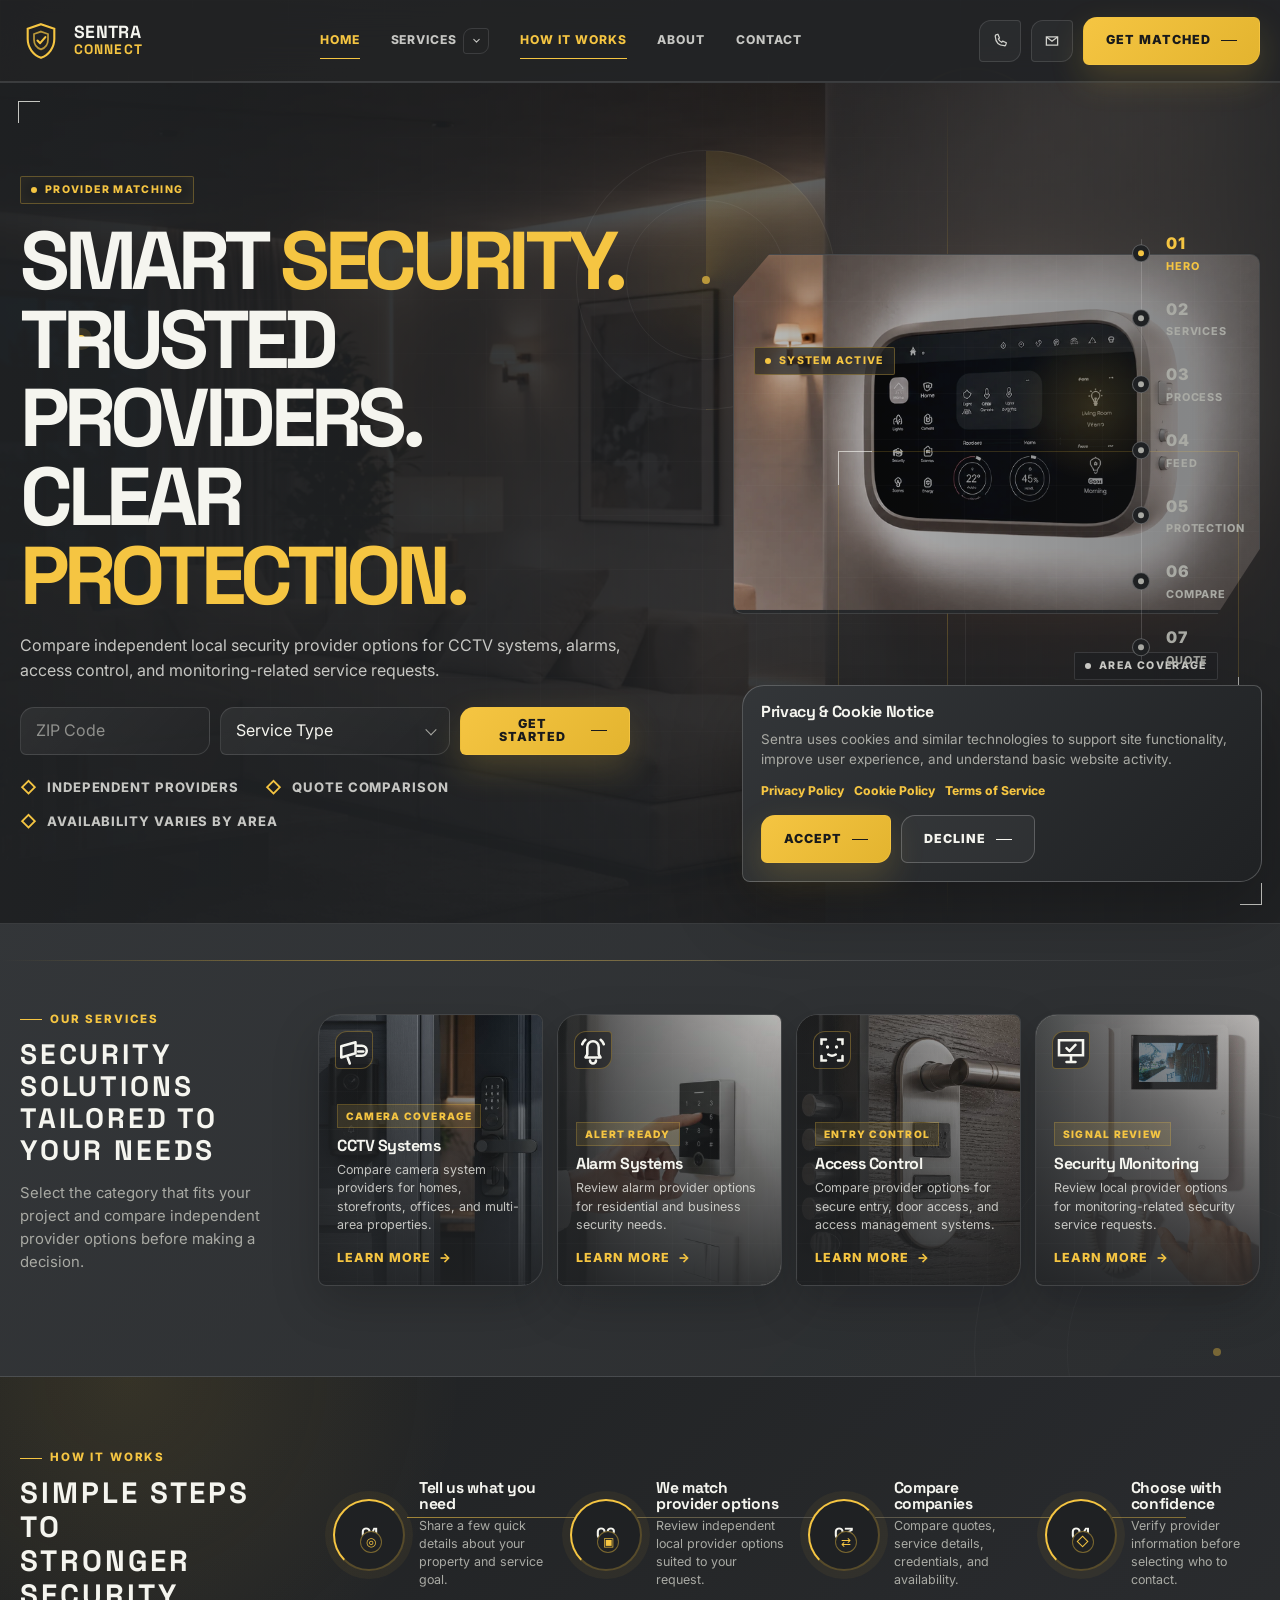
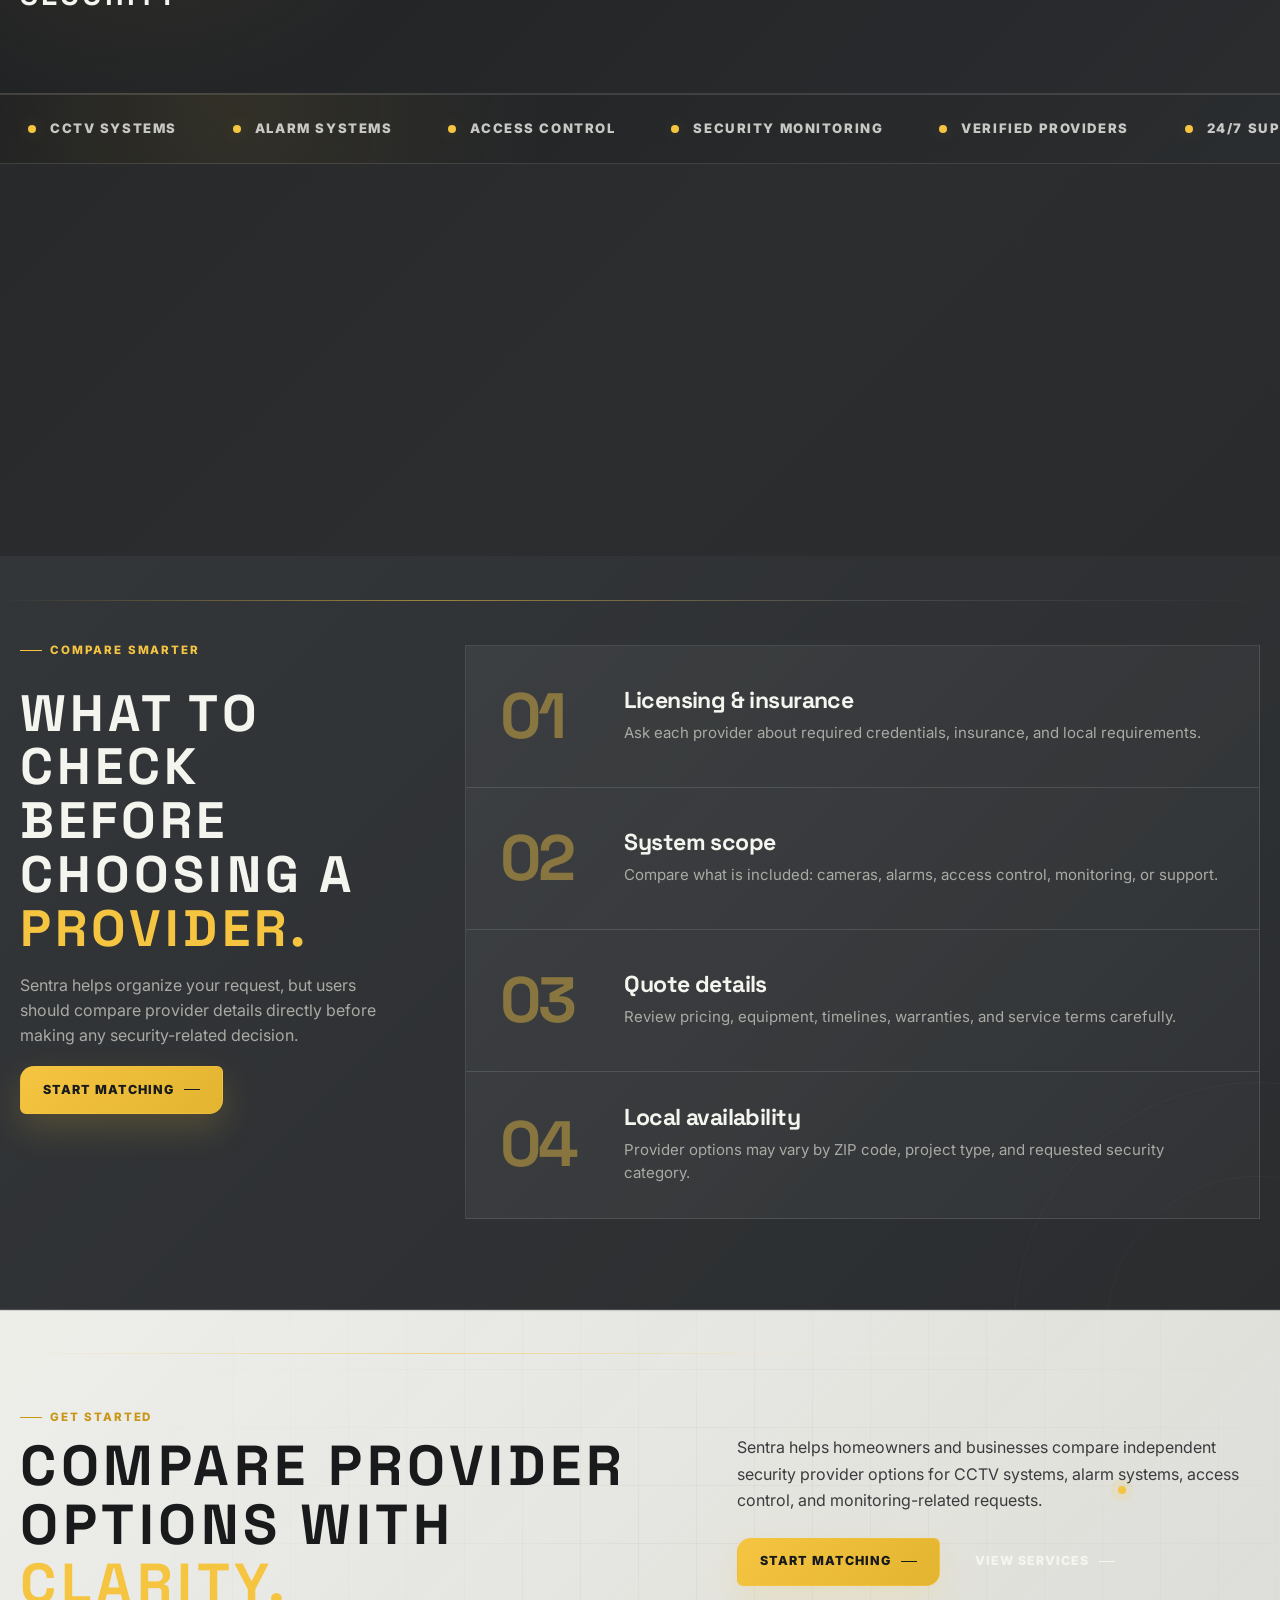
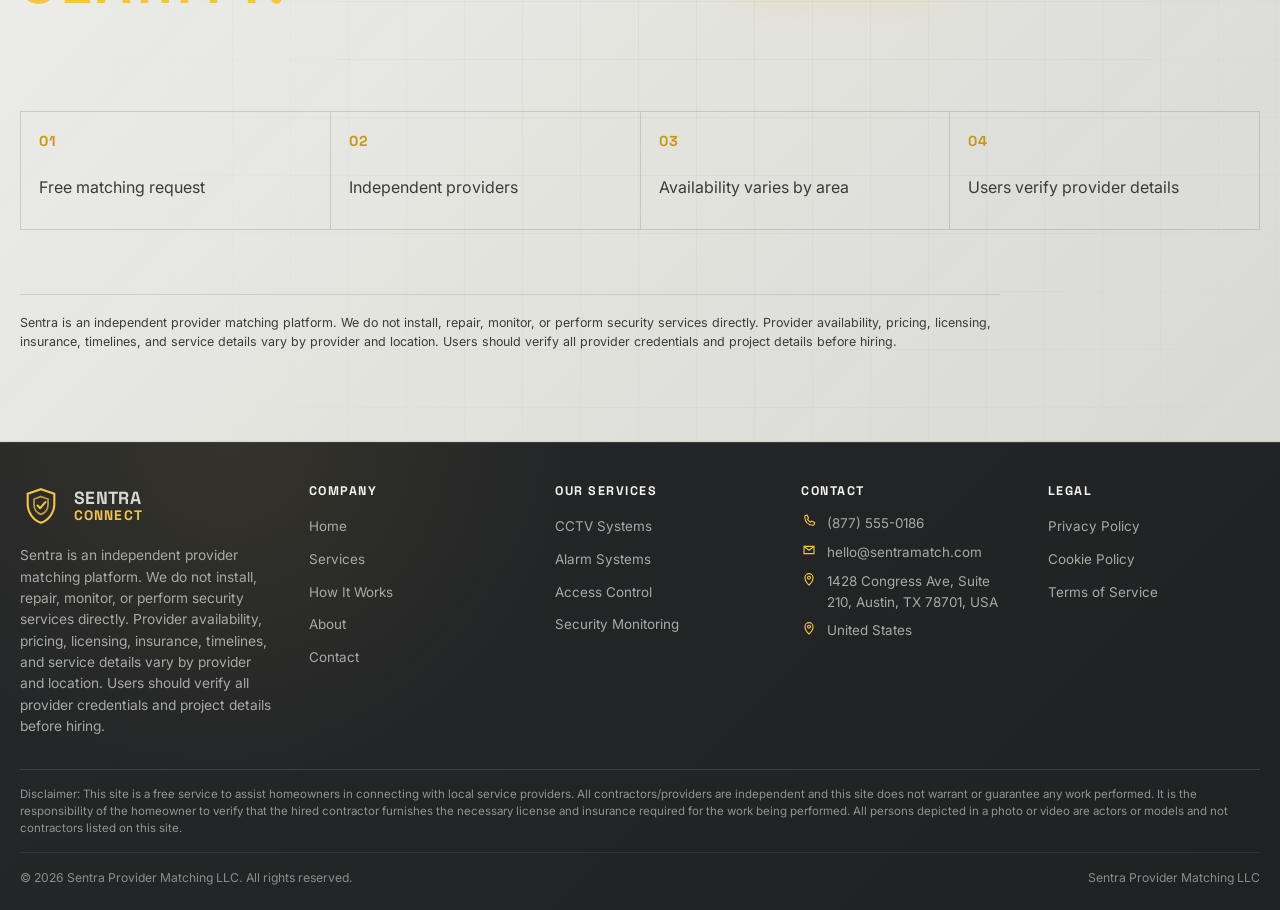
<file: index.html>
<!DOCTYPE html>
<html lang="en">

<head>
    <meta charset="UTF-8">
    <meta name="viewport" content="width=device-width, initial-scale=1.0">

    <title>Sentra | Compare Local Security Provider Options</title>
    <meta name="description"
        content="Compare independent local security provider options for CCTV systems, alarm systems, access control, and security monitoring requests.">

    <link rel="icon" type="image/svg+xml" href="./assets/icons/favicon.svg?v=7">
    <link rel="alternate icon" href="./assets/icons/favicon.ico?v=7">
    <link rel="shortcut icon" href="./assets/icons/favicon.ico?v=7">
    <link rel="apple-touch-icon" href="./assets/icons/apple-touch-icon.png?v=7">
    <link rel="preconnect" href="https://fonts.googleapis.com">
    <link rel="preconnect" href="https://fonts.gstatic.com" crossorigin>
    <link
        href="https://fonts.googleapis.com/css2?family=Inter:wght@400;500;600;700;800;900&family=Manrope:wght@400;500;600;700;800&family=Space+Grotesk:wght@500;600;700&display=swap"
        rel="stylesheet">

    <link rel="stylesheet" href="./css/style.css">
</head>

<body class="home-page">
    <a class="skip-link" href="#main">Skip to content</a>

    <div class="page-shell">
        <div data-site-header></div>

        <nav data-section-nav="home"></nav>

        <main id="main">
            <section class="home-hero section-frame" id="hero" aria-labelledby="homeHeroTitle">
                <div class="scanner-grid" aria-hidden="true"></div>
                <div class="security-radar home-hero__radar" aria-hidden="true"></div>
                <div class="security-crosshair home-hero__crosshair" aria-hidden="true"></div>
                <span class="target-dot target-dot--yellow home-hero__dot home-hero__dot--one"
                    aria-hidden="true"></span>
                <span class="target-dot home-hero__dot home-hero__dot--two" aria-hidden="true"></span>
                <span class="scan-line home-hero__scan" aria-hidden="true"></span>

                <picture class="home-hero__bg">
                    <source srcset="./assets/images/hero-security-city.webp" type="image/webp">
                    <img src="./assets/images/hero-security-city.jpg" alt="Modern city security environment at night">
                </picture>

                <div class="home-hero__overlay" aria-hidden="true"></div>

                <div class="container-wide home-hero__inner">
                    <div class="home-hero__content">
                        <span class="hud-label hud-label--active">Provider Matching</span>

                        <h1 id="homeHeroTitle">
                            Smart <span class="text-accent">Security.</span><br>
                            Trusted Providers.<br>
                            Clear <span class="text-accent">Protection.</span>
                        </h1>

                        <p>
                            Compare independent local security provider options for CCTV systems, alarms,
                            access control, and monitoring-related service requests.
                        </p>

                        <form class="hero-mini-form" data-form-type="hero">
                            <label class="field hero-mini-form__field">
                                <span class="sr-only">ZIP Code</span>
                                <input type="text" name="zip" inputmode="numeric" autocomplete="postal-code"
                                    placeholder="ZIP Code" data-required data-validate="zip">
                            </label>

                            <label class="field field--select hero-mini-form__field">
                                <span class="sr-only">Service Type</span>
                                <select name="service" data-service-select data-required>
                                    <option value="">Service Type</option>
                                </select>
                            </label>

                            <button class="btn btn--primary hero-mini-form__button" type="submit">
                                Get Started
                            </button>

                            <p class="form-status" data-form-status role="status" aria-live="polite"></p>
                        </form>

                        <div class="home-hero__trust" aria-label="Platform highlights">
                            <span>
                                <strong aria-hidden="true">◇</strong>
                                Independent providers
                            </span>

                            <span>
                                <strong aria-hidden="true">◇</strong>
                                Quote comparison
                            </span>

                            <span>
                                <strong aria-hidden="true">◇</strong>
                                Availability varies by area
                            </span>
                        </div>
                    </div>

                    <div class="home-hero__visual" aria-hidden="true">
                            <div class="home-hero__camera-wrap">
                            <picture>
                                <source srcset="./assets/images/service-cctv.webp" type="image/webp">
                                <img src="./assets/images/service-cctv.jpg" alt="">
                            </picture>
                            </div>

                        <span class="hud-label hud-label--active home-hero__status home-hero__status--one">
                            System Active
                        </span>

                        <span class="hud-label home-hero__status home-hero__status--two">
                            Area Coverage
                        </span>

                        <span class="home-hero__frame"></span>
                    </div>
                </div>
            </section>

            <section class="home-services section section--medium" id="services" aria-labelledby="homeServicesTitle">
                <div class="body-target body-target--large home-services__target" aria-hidden="true"></div>
                <span class="technical-line home-services__line" aria-hidden="true"></span>

                <div class="container-wide">
                    <div class="home-services__layout">
                        <div class="home-services__heading">
                            <span class="section-kicker">Our Services</span>

                            <h2 id="homeServicesTitle" class="upper-title">
                                Security solutions<br>
                                tailored to your needs
                            </h2>

                            <p>
                                Select the category that fits your project and compare independent
                                provider options before making a decision.
                            </p>
                        </div>

                        <div class="home-services__grid" data-service-cards="home"></div>
                    </div>
                </div>
            </section>

           
            <section class="home-process section--compact" id="process" aria-labelledby="homeProcessTitle">
                <div class="container-wide">
                    <div class="home-process__layout">
                        <div class="home-process__heading">
                            <span class="section-kicker">How It Works</span>

                            <h2 id="homeProcessTitle" class="upper-title">
                                Simple steps to<br>
                                stronger security
                            </h2>
                        </div>

                        <ol class="process-route" aria-label="Provider matching process">
                            <li class="process-route__item">
                                <span class="process-route__number">01</span>
                                <span class="process-route__icon" aria-hidden="true">◎</span>

                                <div>
                                    <h3>Tell us what you need</h3>
                                    <p>Share a few quick details about your property and service goal.</p>
                                </div>
                            </li>

                            <li class="process-route__item">
                                <span class="process-route__number">02</span>
                                <span class="process-route__icon" aria-hidden="true">▣</span>

                                <div>
                                    <h3>We match provider options</h3>
                                    <p>Review independent local provider options suited to your request.</p>
                                </div>
                            </li>

                            <li class="process-route__item">
                                <span class="process-route__number">03</span>
                                <span class="process-route__icon" aria-hidden="true">⇄</span>

                                <div>
                                    <h3>Compare companies</h3>
                                    <p>Compare quotes, service details, credentials, and availability.</p>
                                </div>
                            </li>

                            <li class="process-route__item">
                                <span class="process-route__number">04</span>
                                <span class="process-route__icon" aria-hidden="true">◇</span>

                                <div>
                                    <h3>Choose with confidence</h3>
                                    <p>Verify provider information before selecting who to contact.</p>
                                </div>
                            </li>
                        </ol>
                    </div>
                </div>
            </section>

            <section class="home-ticker-section" id="security-ticker" aria-label="Security service navigation feed">
                <div data-security-ticker></div>
            </section>

            <section class="home-protection section-frame" id="protection" aria-labelledby="homeProtectionTitle">
                <div class="scanner-grid" aria-hidden="true"></div>
                <span class="target-dot target-dot--yellow home-protection__dot" aria-hidden="true"></span>

                <div class="container-wide">
                    <div class="protection-split">
                        <article class="protection-panel protection-panel--left">
                            <img src="./assets/images/split-protection.jpg"
                                alt="Protected property entry point at night">

                            <div class="protection-panel__content corner-brackets">
                                <span class="section-kicker">Protection Needs</span>

                                <h2 id="homeProtectionTitle" class="upper-title">
                                    Know what needs<br>
                                    <span class="text-accent">protection.</span>
                                </h2>

                                <p>
                                    Security projects start with property type, access points, coverage expectations,
                                    and the type of system you want to compare.
                                </p>
                            </div>
                        </article>

                            <article class="protection-panel protection-panel--right">
                            <picture>
                                <source srcset="./assets/images/split-provider-fit.webp" type="image/webp">
                                <img src="./assets/images/split-provider-fit.jpg"
                                        alt="Modern protected home with exterior security lighting">
                            </picture>

                                <div class="protection-panel__content corner-brackets">
                                    <span class="section-kicker">Provider Fit</span>

                                <h2 class="upper-title">
                                    Compare providers<br>
                                    with <span class="text-accent">clarity.</span>
                                </h2>

                                <p>
                                    Sentra helps organize your request so you can review independent options,
                                    ask better questions, and verify details directly with providers.
                                </p>
                            </div>
                        </article>
                    </div>
                </div>
            </section>

            <section class="provider-factors section section--medium" id="provider-factors" aria-labelledby="providerFactorsTitle">
                <div class="body-target body-target--large provider-factors__target" aria-hidden="true"></div>
                <span class="technical-line provider-factors__line" aria-hidden="true"></span>
            
                <div class="container-wide">
                    <div class="provider-factors__layout">
                        <div class="provider-factors__heading">
                            <span class="section-kicker">Compare Smarter</span>
            
                            <h2 id="providerFactorsTitle" class="upper-title">
                                What to check<br>
                                before choosing a <span class="text-accent">provider.</span>
                            </h2>
            
                            <p>
                                Sentra helps organize your request, but users should compare provider details directly
                                before making any security-related decision.
                            </p>
            
                            <a class="btn btn--primary" href="contact.html">Start Matching</a>
                        </div>
            
                        <div class="provider-factors__board" aria-label="Provider comparison factors">
                            <article class="provider-factor">
                                <span class="provider-factor__number">01</span>
            
                                <div>
                                    <h3>Licensing & insurance</h3>
                                    <p>Ask each provider about required credentials, insurance, and local requirements.</p>
                                </div>
                            </article>
            
                            <article class="provider-factor">
                                <span class="provider-factor__number">02</span>
            
                                <div>
                                    <h3>System scope</h3>
                                    <p>Compare what is included: cameras, alarms, access control, monitoring, or support.</p>
                                </div>
                            </article>
            
                            <article class="provider-factor">
                                <span class="provider-factor__number">03</span>
            
                                <div>
                                    <h3>Quote details</h3>
                                    <p>Review pricing, equipment, timelines, warranties, and service terms carefully.</p>
                                </div>
                            </article>
            
                            <article class="provider-factor">
                                <span class="provider-factor__number">04</span>
            
                                <div>
                                    <h3>Local availability</h3>
                                    <p>Provider options may vary by ZIP code, project type, and requested security category.</p>
                                </div>
                            </article>
                        </div>
                    </div>
                </div>
            </section>

            <section class="home-quote home-quote--light section section--light" id="quote"
                aria-labelledby="homeQuoteTitle">
                <div class="body-target home-quote__target" aria-hidden="true"></div>
                <span class="technical-line home-quote__line" aria-hidden="true"></span>
                <span class="target-dot target-dot--yellow home-quote__dot" aria-hidden="true"></span>

                <div class="container-wide">
                    <div class="home-quote-light">
                        <div class="home-quote-light__heading">
                            <span class="section-kicker">Get Started</span>

                            <h2 id="homeQuoteTitle" class="upper-title">
                                Compare provider<br>
                                options with <span class="text-accent">clarity.</span>
                            </h2>
                        </div>

                        <div class="home-quote-light__content">
                            <p>
                                Sentra helps homeowners and businesses compare independent security provider
                                options for CCTV systems, alarm systems, access control, and monitoring-related
                                requests.
                            </p>

                            <div class="home-quote-light__actions">
                                <a class="btn btn--primary" href="contact.html">Start Matching</a>
                                <a class="btn btn--dark-outline" href="services.html">View Services</a>
                            </div>
                        </div>

                        <div class="home-quote-light__status" aria-label="Important platform notes">
                            <span>
                                <strong>01</strong>
                                Free matching request
                            </span>

                            <span>
                                <strong>02</strong>
                                Independent providers
                            </span>

                            <span>
                                <strong>03</strong>
                                Availability varies by area
                            </span>

                            <span>
                                <strong>04</strong>
                                Users verify provider details
                            </span>
                        </div>

                        <p class="legal-note home-quote-light__legal" data-legal-notice>
                            Sentra is an independent provider matching platform. Provider availability, pricing,
                            licensing, insurance, timelines, and service details vary by provider and location.
                        </p>
                    </div>
                </div>
            </section>
        </main>

        <div data-site-footer></div>
        <div data-policy-banner></div>
    </div>

    <script src="./js/config.js"></script>
    <script src="./js/main.js"></script>
    <script src="./js/home.js"></script>
</body>

</html>
</file>
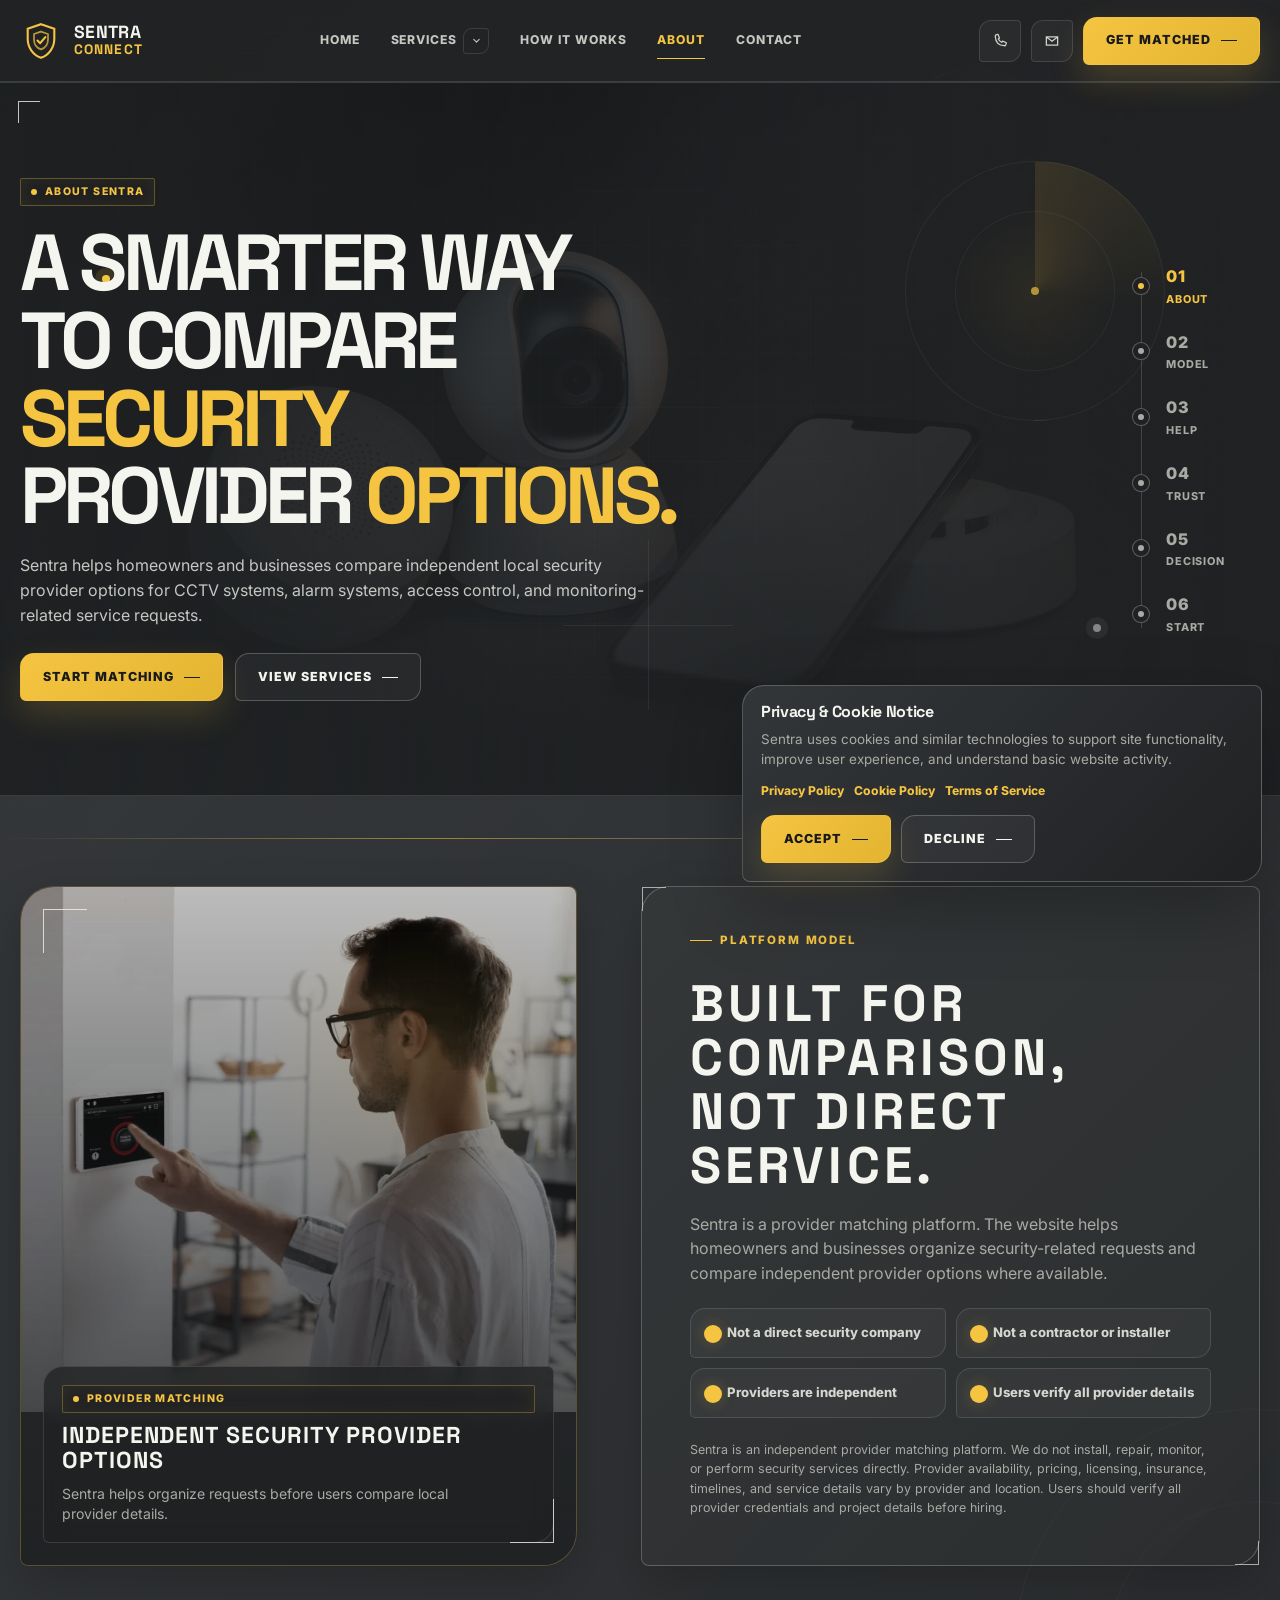
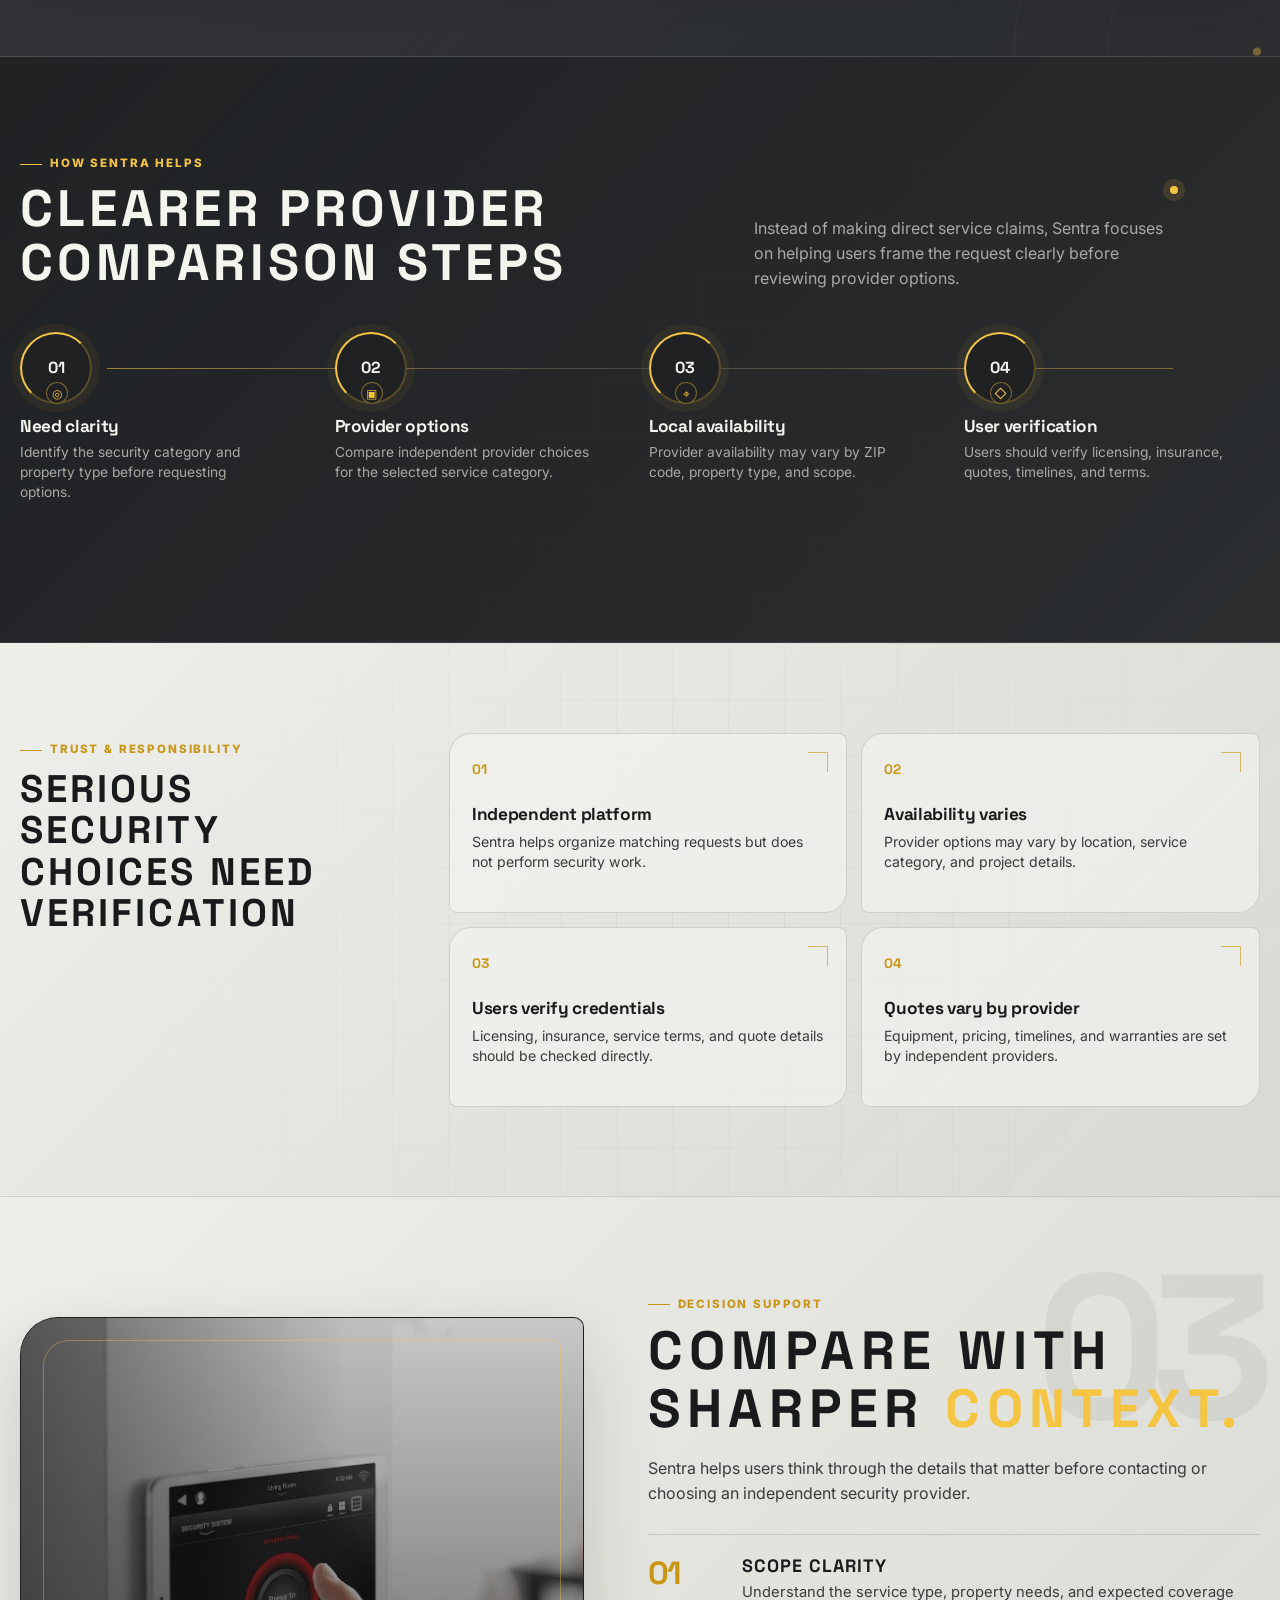
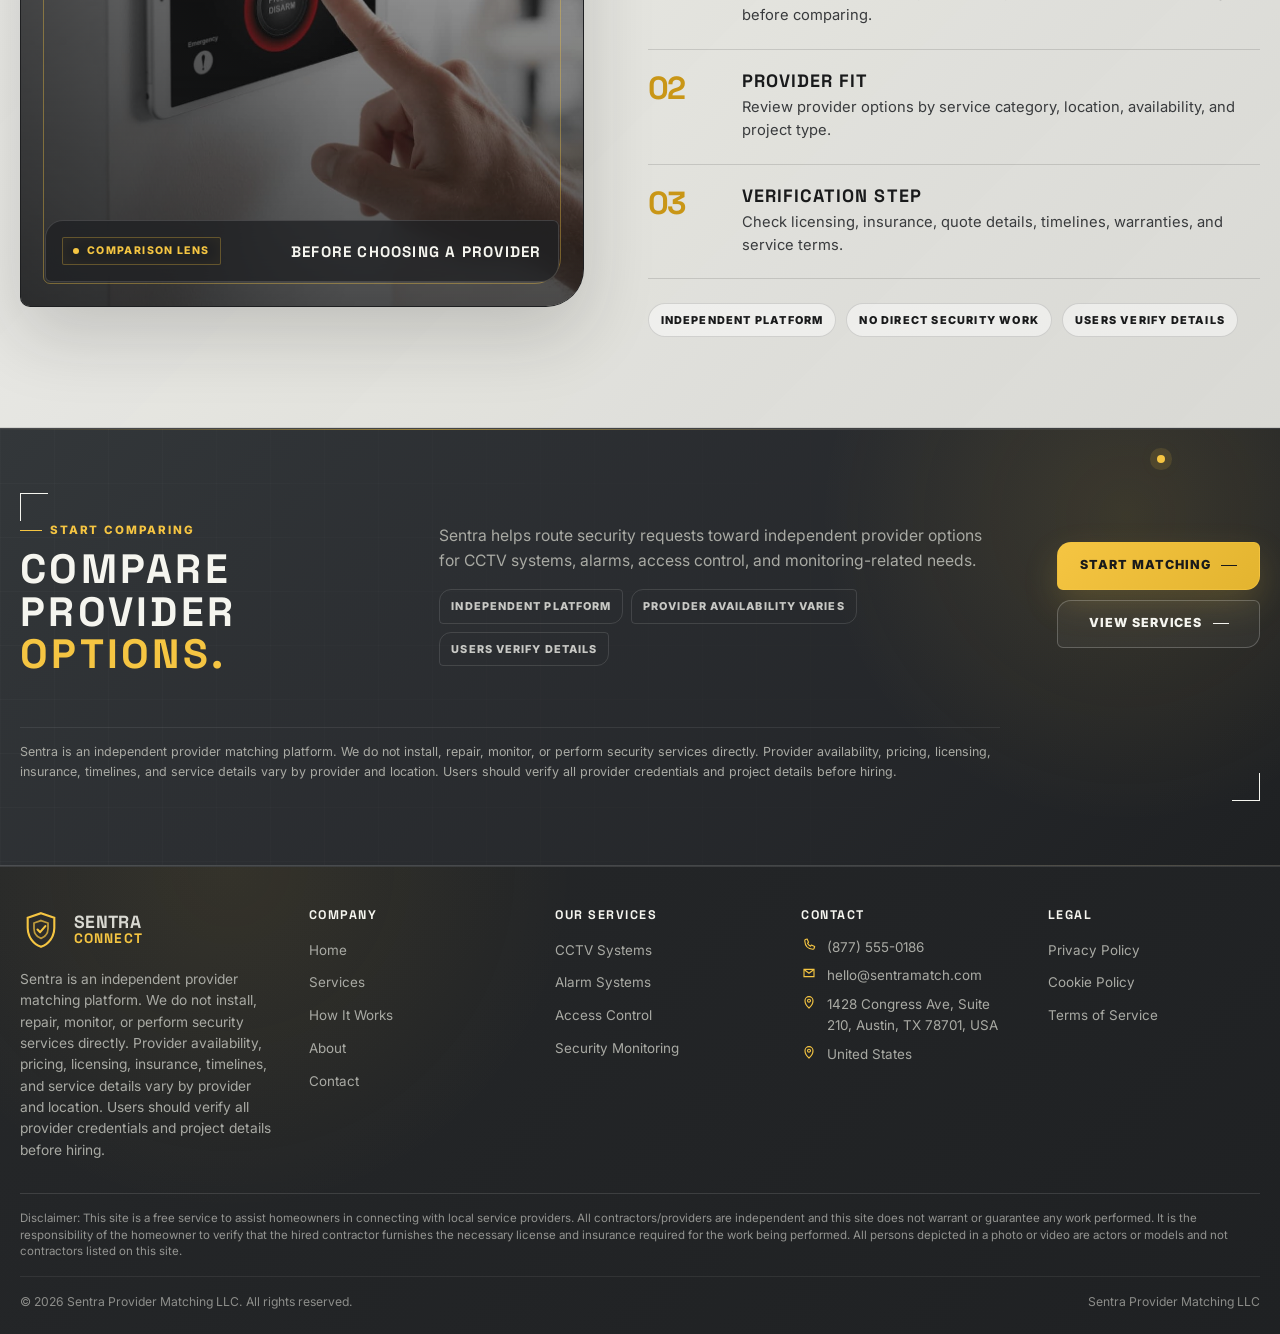
<file: about.html>
<!DOCTYPE html>
<html lang="en">

<head>
    <meta charset="UTF-8">
    <meta name="viewport" content="width=device-width, initial-scale=1.0">

    <title>About Sentra | Security Provider Matching Platform</title>
    <meta name="description"
        content="Learn how Sentra helps users compare independent security provider options while keeping the process clear, professional, and aggregator-safe.">

    <link rel="icon" type="image/svg+xml" href="./assets/icons/favicon.svg?v=7">
    <link rel="alternate icon" href="./assets/icons/favicon.ico?v=7">
    <link rel="shortcut icon" href="./assets/icons/favicon.ico?v=7">
    <link rel="apple-touch-icon" href="./assets/icons/apple-touch-icon.png?v=7">

    <link rel="preconnect" href="https://fonts.googleapis.com">
    <link rel="preconnect" href="https://fonts.gstatic.com" crossorigin>
    <link
        href="https://fonts.googleapis.com/css2?family=Inter:wght@400;500;600;700;800;900&family=Manrope:wght@400;500;600;700;800&family=Space+Grotesk:wght@500;600;700&display=swap"
        rel="stylesheet">

    <link rel="stylesheet" href="./css/style.css">
</head>

<body class="about-page">
    <a class="skip-link" href="#main">Skip to content</a>

    <div class="page-shell">
        <div data-site-header></div>

        <nav data-section-nav="about"></nav>

        <main id="main">
            <section class="about-hero section-frame" id="about-hero" aria-labelledby="aboutHeroTitle">
                <picture class="about-hero__bg">
                    <img src="./assets/images/hero-about-security-office.jpg" alt="Modern security operations office">
                </picture>

                <div class="about-hero__overlay" aria-hidden="true"></div>
                <div class="scanner-grid" aria-hidden="true"></div>
                <div class="security-radar about-hero__radar" aria-hidden="true"></div>
                <div class="security-crosshair about-hero__crosshair" aria-hidden="true"></div>
                <span class="target-dot target-dot--yellow about-hero__dot about-hero__dot--one"
                    aria-hidden="true"></span>
                <span class="target-dot about-hero__dot about-hero__dot--two" aria-hidden="true"></span>

                <div class="container-wide about-hero__inner">
                    <div class="about-hero__content">
                        <span class="hud-label hud-label--active">About Sentra</span>

                        <h1 id="aboutHeroTitle">
                            A Smarter Way<br>
                            To Compare <span class="text-accent">Security</span><br>
                            Provider <span class="text-accent">Options.</span>
                        </h1>

                        <p>
                            Sentra helps homeowners and businesses compare independent local security
                            provider options for CCTV systems, alarm systems, access control, and
                            monitoring-related service requests.
                        </p>

                        <div class="about-hero__actions">
                            <a class="btn btn--primary" href="contact.html">Start Matching</a>
                            <a class="btn btn--outline" href="services.html">View Services</a>
                        </div>
                    </div>


                </div>
            </section>

            <section class="platform-model platform-model--cards section section--medium" id="platform-model"
                aria-labelledby="platformModelTitle">
                <div class="body-target body-target--large platform-model__target" aria-hidden="true"></div>
                <span class="technical-line platform-model__line" aria-hidden="true"></span>

                <div class="container-wide">
                    <div class="platform-model__layout">
                            <figure class="platform-model__photo-card">
                            <picture>
                                <source srcset="./assets/images/about-platform.webp" type="image/webp">
                                <img src="./assets/images/about-platform.jpg"
                                        alt="Security provider matching workflow on a modern desk">
                            </picture>

                                <figcaption class="platform-model__photo-caption">
                                    <span class="hud-label hud-label--active">Provider Matching</span>

                                <strong>Independent security provider options</strong>

                                <p>
                                    Sentra helps organize requests before users compare local provider details.
                                </p>
                            </figcaption>

                            <span class="platform-model__corner platform-model__corner--one" aria-hidden="true"></span>
                            <span class="platform-model__corner platform-model__corner--two" aria-hidden="true"></span>
                            <span class="platform-model__scan" aria-hidden="true"></span>
                        </figure>

                        <article class="platform-model__panel corner-brackets">
                            <span class="section-kicker">Platform Model</span>

                            <h2 id="platformModelTitle" class="upper-title">
                                Built for comparison,<br>
                                not direct service.
                            </h2>

                            <p>
                                Sentra is a provider matching platform. The website helps homeowners and
                                businesses organize security-related requests and compare independent provider
                                options where available.
                            </p>

                            <div class="platform-model__checks" aria-label="Platform model statements">
                                <span>Not a direct security company</span>
                                <span>Not a contractor or installer</span>
                                <span>Providers are independent</span>
                                <span>Users verify all provider details</span>
                            </div>

                            <p class="legal-note" data-legal-notice>
                                Sentra is an independent provider matching platform. We do not install, repair,
                                monitor, or perform security services directly.
                            </p>
                        </article>
                    </div>
                </div>
            </section>

            <section class="platform-help section section--dark" id="platform-help" aria-labelledby="platformHelpTitle">
                <div class="scanner-grid" aria-hidden="true"></div>
                <span class="target-dot target-dot--yellow platform-help__dot" aria-hidden="true"></span>

                <div class="container-wide">
                    <div class="platform-help__top">
                        <div class="section-heading">
                            <span class="section-kicker">How Sentra Helps</span>

                            <h2 id="platformHelpTitle" class="upper-title">
                                Clearer provider<br>
                                comparison steps
                            </h2>
                        </div>

                        <p>
                            Instead of making direct service claims, Sentra focuses on helping users frame
                            the request clearly before reviewing provider options.
                        </p>
                    </div>

                    <div class="platform-help__line" aria-label="How the platform helps">
                        <article class="platform-help__item">
                            <span class="platform-help__number">01</span>
                            <span class="platform-help__icon" aria-hidden="true">◎</span>

                            <div>
                                <h3>Need clarity</h3>
                                <p>Identify the security category and property type before requesting options.</p>
                            </div>
                        </article>

                        <article class="platform-help__item">
                            <span class="platform-help__number">02</span>
                            <span class="platform-help__icon" aria-hidden="true">▣</span>

                            <div>
                                <h3>Provider options</h3>
                                <p>Compare independent provider choices for the selected service category.</p>
                            </div>
                        </article>

                        <article class="platform-help__item">
                            <span class="platform-help__number">03</span>
                            <span class="platform-help__icon" aria-hidden="true">⌖</span>

                            <div>
                                <h3>Local availability</h3>
                                <p>Provider availability may vary by ZIP code, property type, and scope.</p>
                            </div>
                        </article>

                        <article class="platform-help__item">
                            <span class="platform-help__number">04</span>
                            <span class="platform-help__icon" aria-hidden="true">◇</span>

                            <div>
                                <h3>User verification</h3>
                                <p>Users should verify licensing, insurance, quotes, timelines, and terms.</p>
                            </div>
                        </article>
                    </div>
                </div>
            </section>

            <section class="trust-strip section section--light" id="trust-strip" aria-labelledby="trustStripTitle">
                <div class="security-crosshair trust-strip__crosshair" aria-hidden="true"></div>

                <div class="container-wide">
                    <div class="trust-strip__layout">
                        <div class="trust-strip__heading">
                            <span class="section-kicker">Trust & Responsibility</span>

                            <h2 id="trustStripTitle" class="upper-title">
                                Serious security<br>
                                choices need verification
                            </h2>
                        </div>

                        <div class="trust-strip__items" aria-label="Trust and responsibility statements">
                            <article class="trust-strip__item">
                                <span>01</span>
                                <h3>Independent platform</h3>
                                <p>Sentra helps organize matching requests but does not perform security work.</p>
                            </article>

                            <article class="trust-strip__item">
                                <span>02</span>
                                <h3>Availability varies</h3>
                                <p>Provider options may vary by location, service category, and project details.</p>
                            </article>

                            <article class="trust-strip__item">
                                <span>03</span>
                                <h3>Users verify credentials</h3>
                                <p>Licensing, insurance, service terms, and quote details should be checked directly.
                                </p>
                            </article>

                            <article class="trust-strip__item">
                                <span>04</span>
                                <h3>Quotes vary by provider</h3>
                                <p>Equipment, pricing, timelines, and warranties are set by independent providers.</p>
                            </article>
                        </div>
                    </div>
                </div>
            </section>

            <section class="about-lens section section--light" id="about-proof" aria-labelledby="aboutLensTitle">
                <div class="container-wide">
                    <div class="about-lens__layout">
                        <figure class="about-lens__media">
                            <img src="./assets/images/about-card.jpg" alt="Security provider comparison workspace">
            
                            <figcaption class="about-lens__caption">
                                <span class="hud-label hud-label--active">Comparison Lens</span>
                                <strong>Before choosing a provider</strong>
                            </figcaption>
            
                            <span class="about-lens__scan" aria-hidden="true"></span>
                        </figure>
            
                        <div class="about-lens__content">
                            <span class="section-kicker">Decision Support</span>
            
                            <h2 id="aboutLensTitle" class="upper-title">
                                Compare with<br>
                                sharper <span class="text-accent">context.</span>
                            </h2>
            
                            <p>
                                Sentra helps users think through the details that matter before contacting or choosing
                                an independent security provider.
                            </p>
            
                            <div class="about-lens__checks" aria-label="Comparison factors">
                                <article class="about-lens__check">
                                    <span>01</span>
                                    <div>
                                        <h3>Scope clarity</h3>
                                        <p>Understand the service type, property needs, and expected coverage before comparing.</p>
                                    </div>
                                </article>
            
                                <article class="about-lens__check">
                                    <span>02</span>
                                    <div>
                                        <h3>Provider fit</h3>
                                        <p>Review provider options by service category, location, availability, and project type.
                                        </p>
                                    </div>
                                </article>
            
                                <article class="about-lens__check">
                                    <span>03</span>
                                    <div>
                                        <h3>Verification step</h3>
                                        <p>Check licensing, insurance, quote details, timelines, warranties, and service terms.</p>
                                    </div>
                                </article>
                            </div>
            
                            <div class="about-lens__footer">
                                <span>Independent platform</span>
                                <span>No direct security work</span>
                                <span>Users verify details</span>
                            </div>
                        </div>
                    </div>
                </div>
            </section>


            <section class="about-cta about-cta--compact-line section--compact" id="about-cta"
                aria-labelledby="aboutCtaTitle">
                <span class="technical-line about-cta__line" aria-hidden="true"></span>
                <span class="target-dot target-dot--yellow about-cta__dot" aria-hidden="true"></span>

                <div class="container-wide">
                    <div class="about-cta-line">
                        <div class="about-cta-line__title">
                            <span class="section-kicker">Start Comparing</span>

                            <h2 id="aboutCtaTitle" class="upper-title">
                                Compare provider<br>
                                <span class="text-accent">options.</span>
                            </h2>
                        </div>

                        <div class="about-cta-line__text">
                            <p>
                                Sentra helps route security requests toward independent provider options
                                for CCTV systems, alarms, access control, and monitoring-related needs.
                            </p>

                            <div class="about-cta-line__points" aria-label="Platform notes">
                                <span>Independent platform</span>
                                <span>Provider availability varies</span>
                                <span>Users verify details</span>
                            </div>
                        </div>

                        <div class="about-cta-line__actions">
                            <a class="btn btn--primary" href="contact.html">Start Matching</a>
                            <a class="btn btn--outline" href="services.html">View Services</a>
                        </div>

                        <p class="legal-note about-cta-line__legal" data-legal-notice>
                            Sentra is an independent provider matching platform. Provider availability, pricing,
                            licensing, insurance, timelines, and service details vary by provider and location.
                        </p>
                    </div>
                </div>
            </section>
        </main>

        <div data-site-footer></div>
        <div data-policy-banner></div>
    </div>

    <script src="./js/config.js"></script>
    <script src="./js/main.js"></script>
    <script src="./js/about.js"></script>
</body>

</html>
</file>
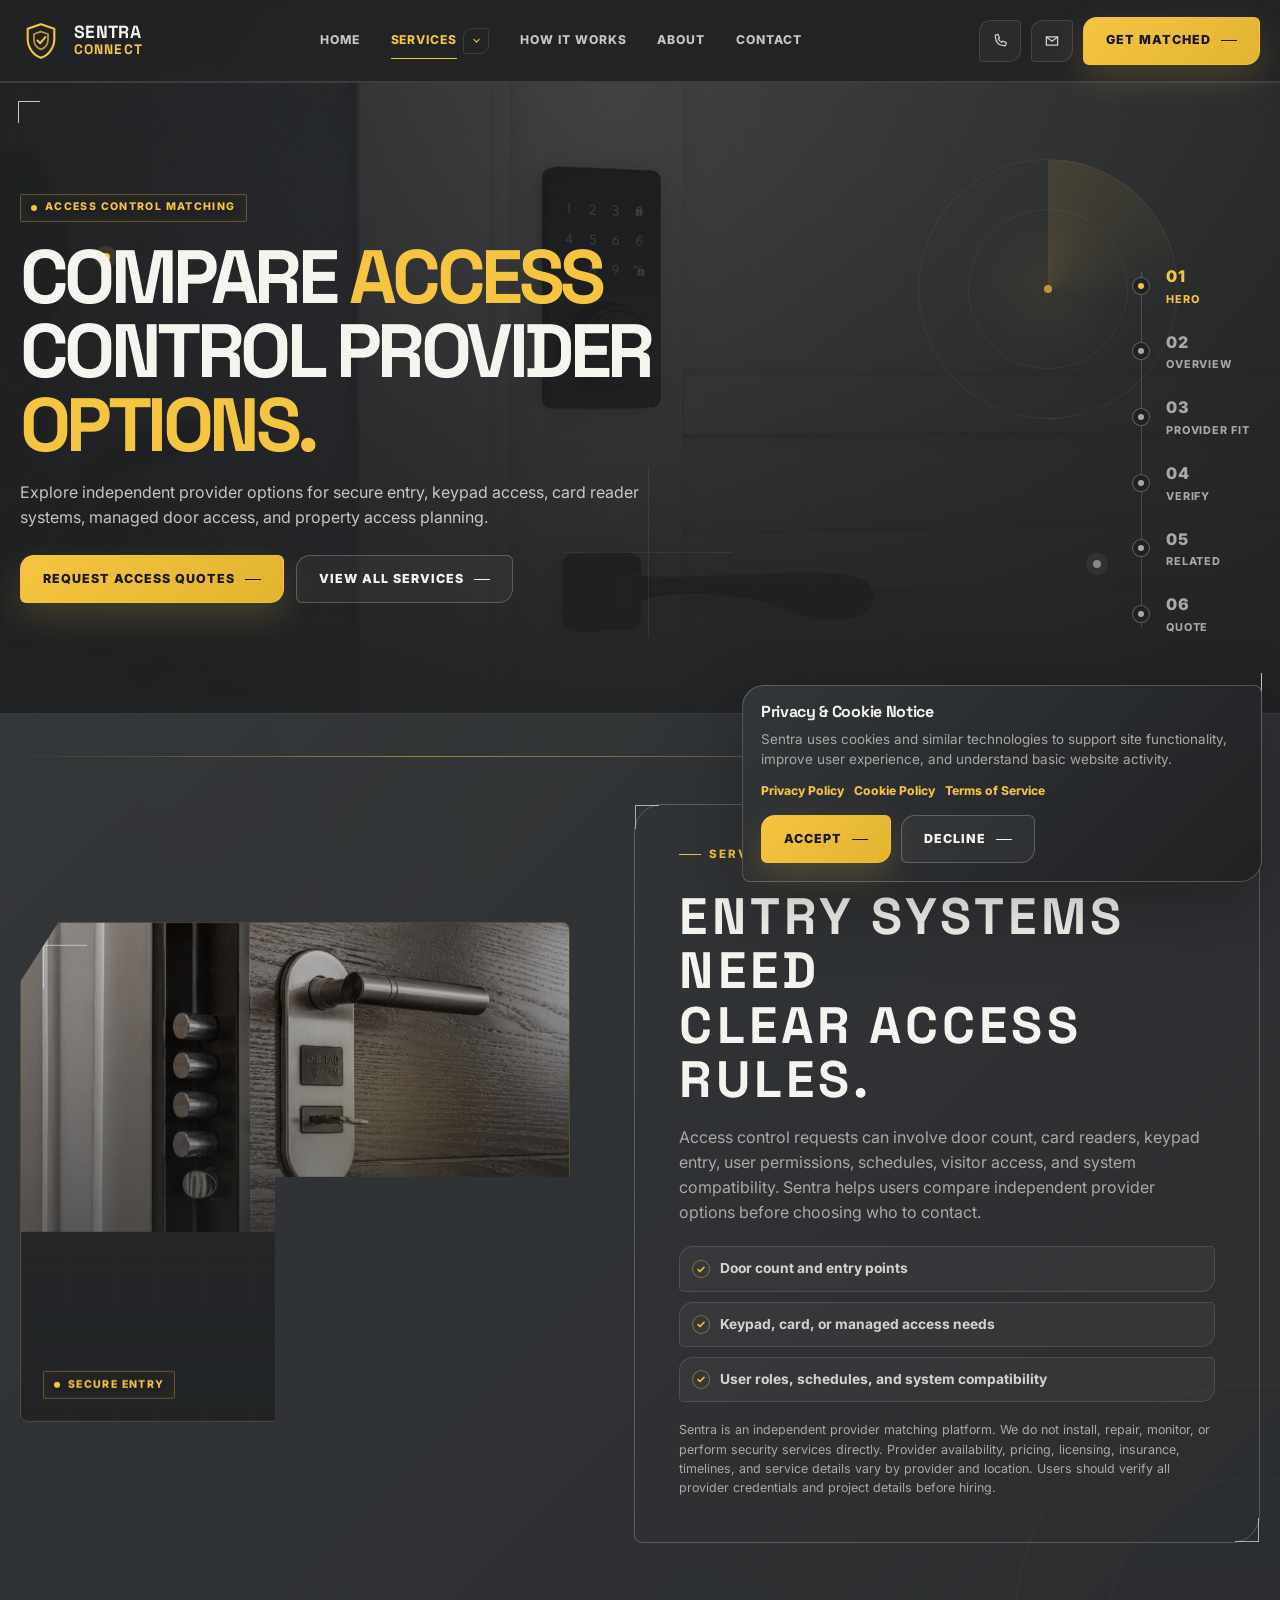
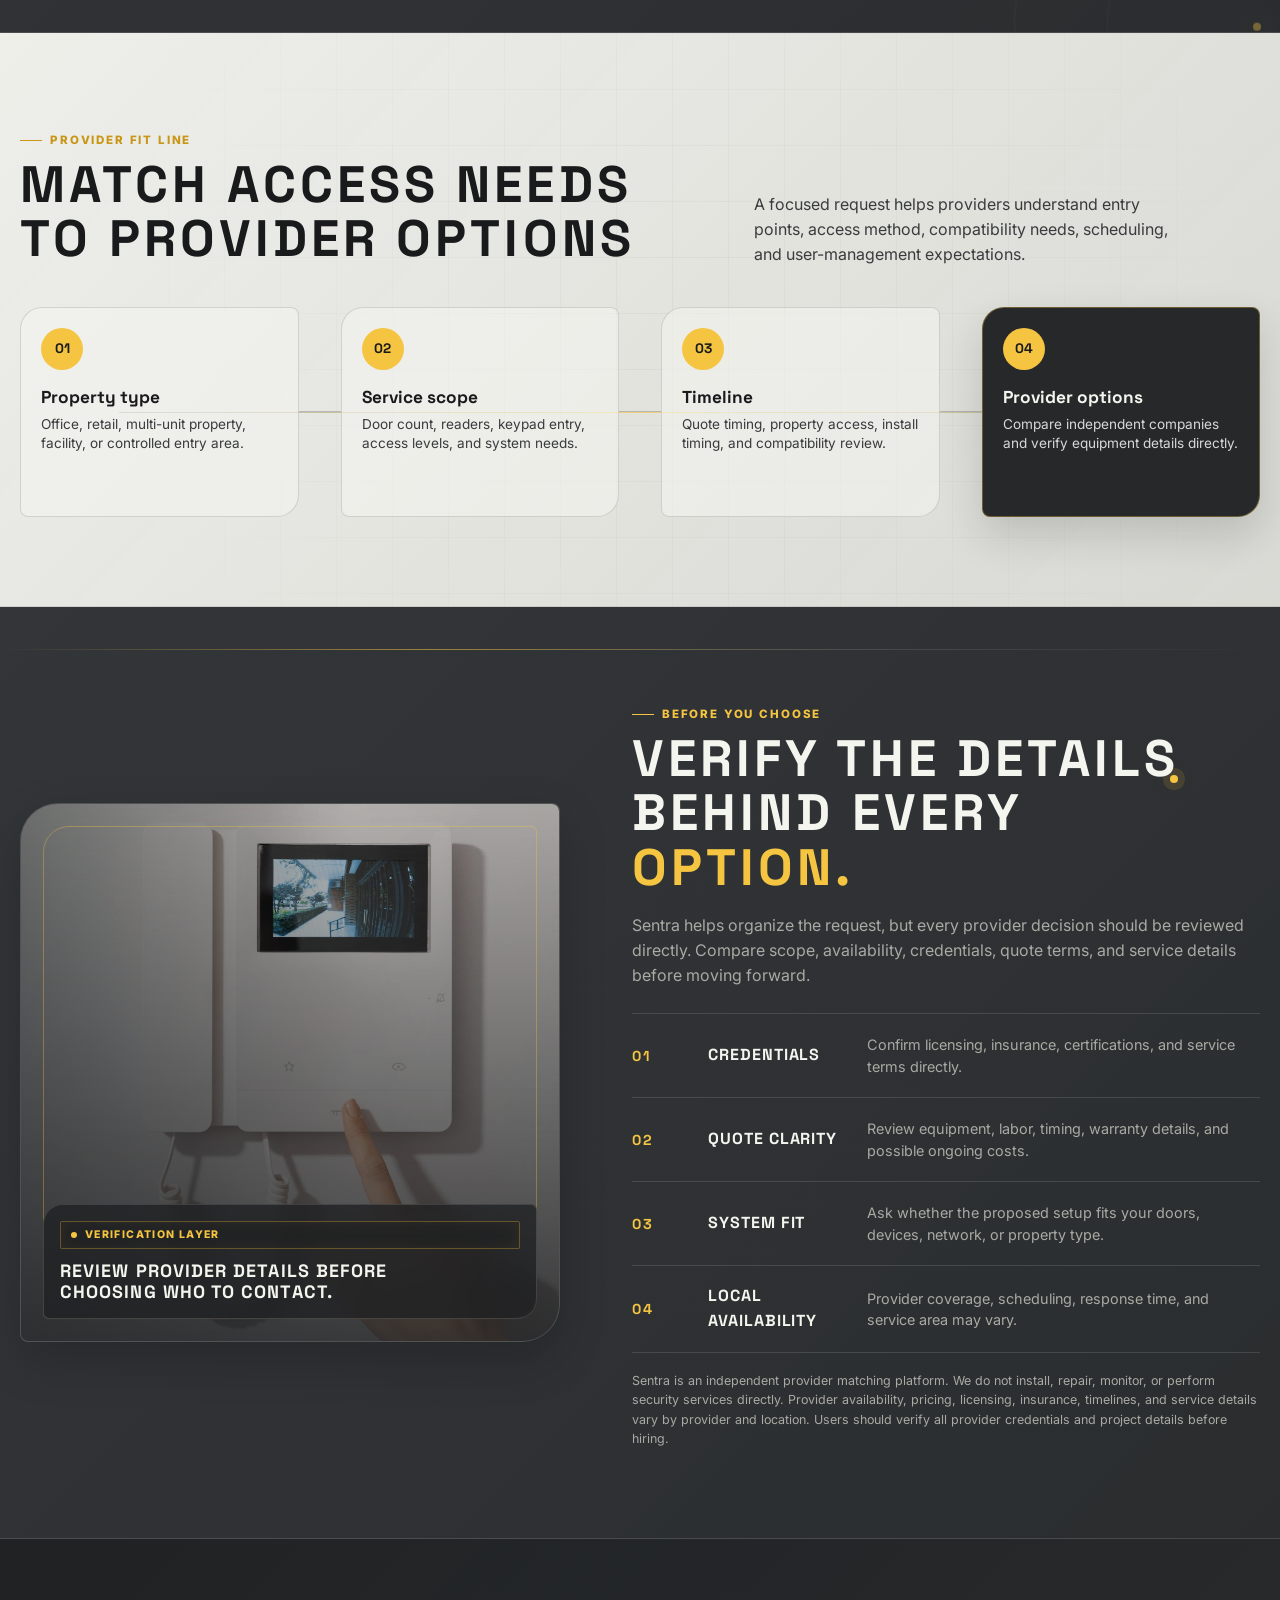
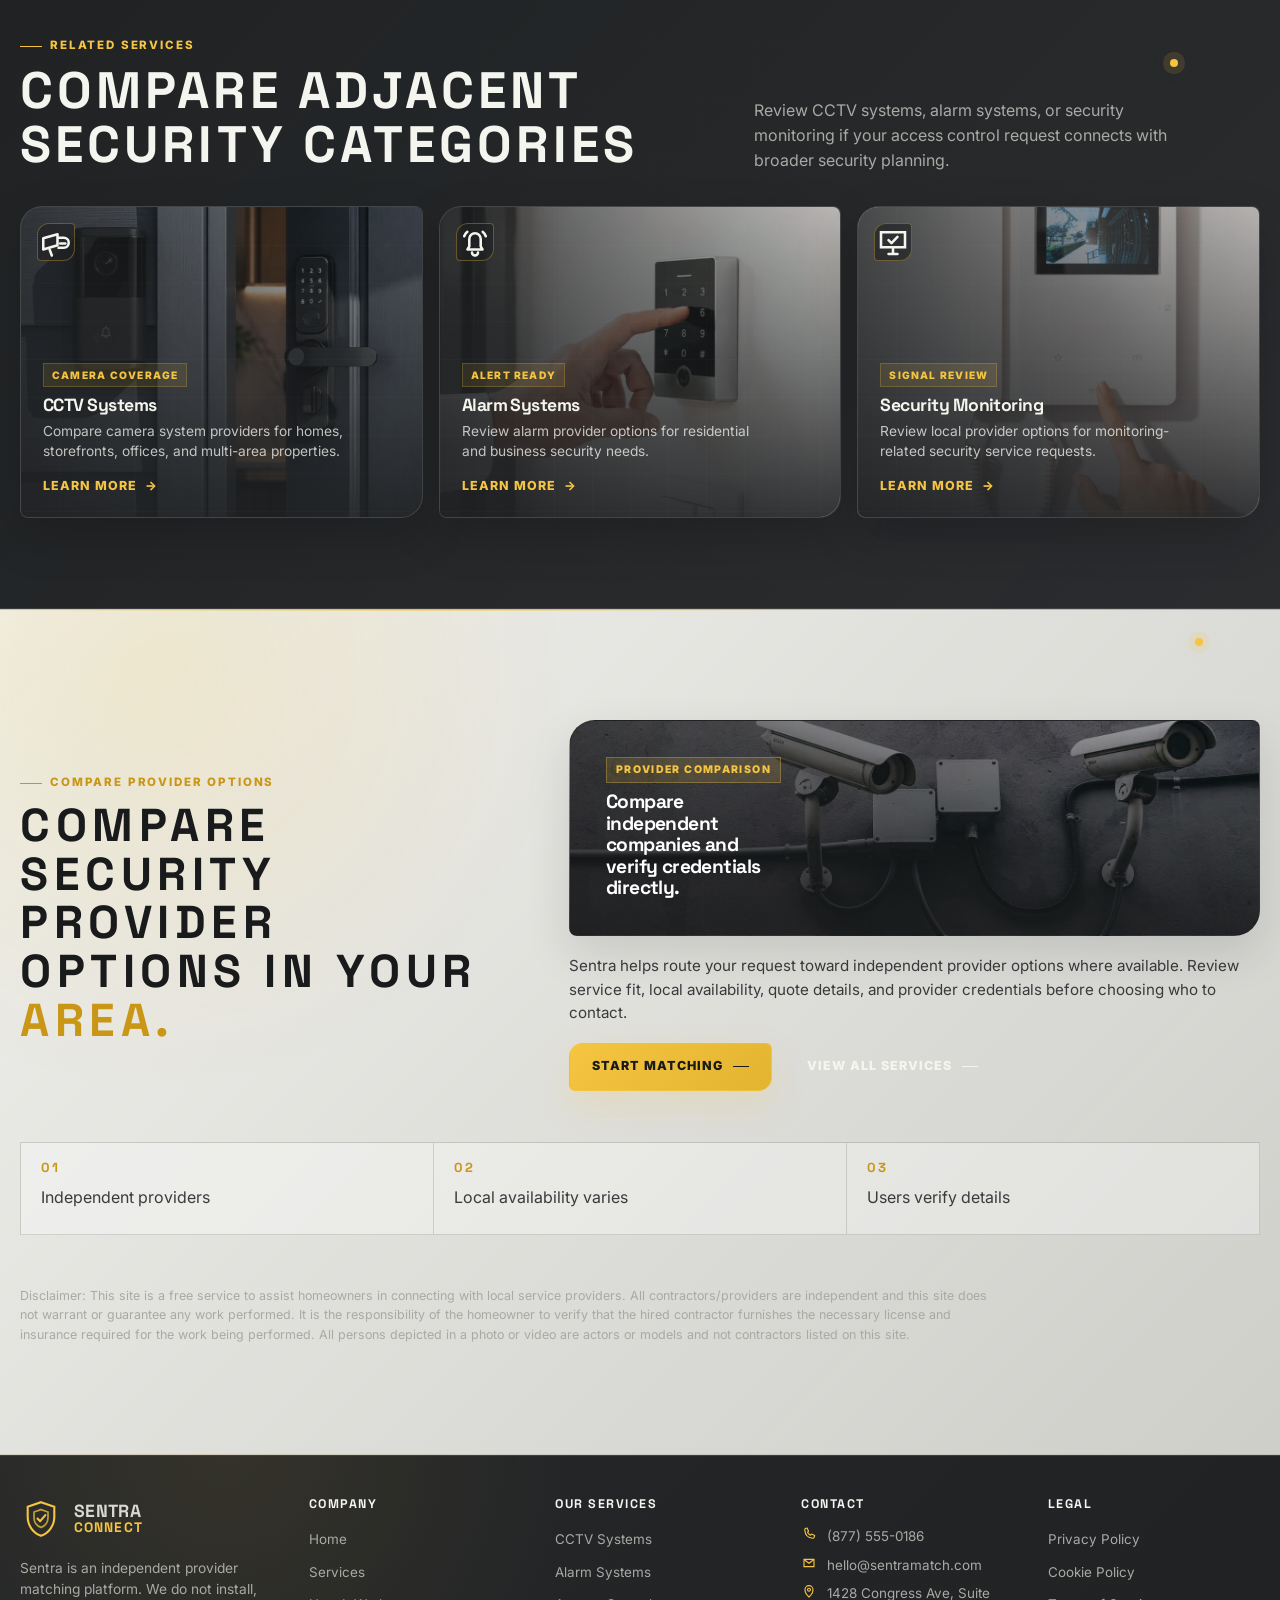
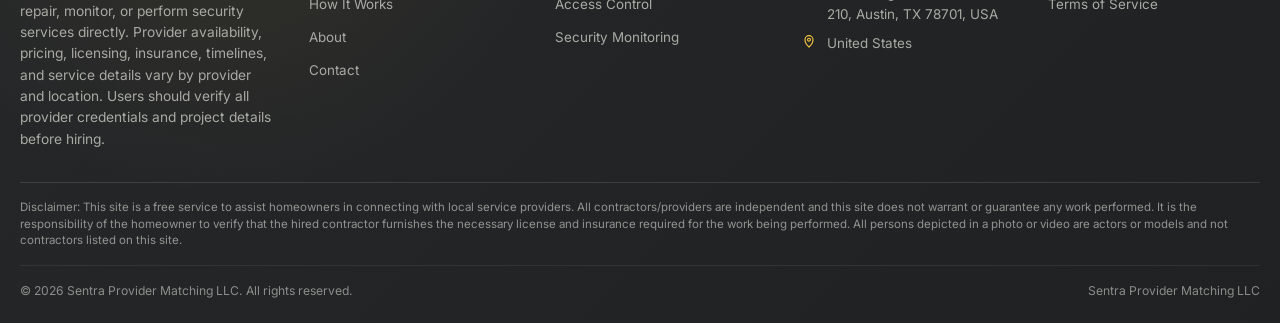
<file: access-control.html>
<!DOCTYPE html>
<html lang="en">

<head>
    <meta charset="UTF-8">
    <meta name="viewport" content="width=device-width, initial-scale=1.0">

    <title>Access Control Provider Options | Sentra</title>
    <meta name="description"
        content="Compare independent provider options for access control, secure entry systems, card readers, and keypad access projects.">

<link rel="icon" type="image/svg+xml" href="./assets/icons/favicon.svg?v=7">
<link rel="alternate icon" href="./assets/icons/favicon.ico?v=7">
<link rel="shortcut icon" href="./assets/icons/favicon.ico?v=7">
<link rel="apple-touch-icon" href="./assets/icons/apple-touch-icon.png?v=7">

    <link rel="preconnect" href="https://fonts.googleapis.com">
    <link rel="preconnect" href="https://fonts.gstatic.com" crossorigin>
    <link
        href="https://fonts.googleapis.com/css2?family=Inter:wght@400;500;600;700;800;900&family=Manrope:wght@400;500;600;700;800&family=Space+Grotesk:wght@500;600;700&display=swap"
        rel="stylesheet">

    <link rel="stylesheet" href="./css/style.css">
</head>

<body class="service-detail-page" data-service-id="access-control">
    <a class="skip-link" href="#main">Skip to content</a>

    <div class="page-shell">
        <div data-site-header></div>

        <nav class="section-nav" aria-label="Access Control section navigation">
            <a class="section-nav__link" href="#service-hero" data-section-nav-link="service-hero">
                <span class="section-nav__dot" aria-hidden="true"></span>
                <span class="section-nav__text">
                    <span class="section-nav__number">01</span>
                    <span>Hero</span>
                </span>
            </a>

            <a class="section-nav__link" href="#service-overview" data-section-nav-link="service-overview">
                <span class="section-nav__dot" aria-hidden="true"></span>
                <span class="section-nav__text">
                    <span class="section-nav__number">02</span>
                    <span>Overview</span>
                </span>
            </a>

            <a class="section-nav__link" href="#provider-fit" data-section-nav-link="provider-fit">
                <span class="section-nav__dot" aria-hidden="true"></span>
                <span class="section-nav__text">
                    <span class="section-nav__number">03</span>
                    <span>Provider Fit</span>
                </span>
            </a>

            <a class="section-nav__link" href="#provider-verify" data-section-nav-link="provider-verify">
                <span class="section-nav__dot" aria-hidden="true"></span>
                <span class="section-nav__text">
                    <span class="section-nav__number">04</span>
                    <span>Verify</span>
                </span>
            </a>

            <a class="section-nav__link" href="#related-services" data-section-nav-link="related-services">
                <span class="section-nav__dot" aria-hidden="true"></span>
                <span class="section-nav__text">
                    <span class="section-nav__number">05</span>
                    <span>Related</span>
                </span>
            </a>

            <a class="section-nav__link" href="#service-quote" data-section-nav-link="service-quote">
                <span class="section-nav__dot" aria-hidden="true"></span>
                <span class="section-nav__text">
                    <span class="section-nav__number">06</span>
                    <span>Quote</span>
                </span>
            </a>
        </nav>

        <main id="main">
            <section class="service-hero section-frame" id="service-hero" aria-labelledby="serviceHeroTitle">
                <picture class="service-hero__bg">
                    <img src="./assets/images/access-hero.jpg" alt="Access control keypad and secure entry system">
                </picture>

                <div class="service-hero__overlay" aria-hidden="true"></div>
                <div class="scanner-grid" aria-hidden="true"></div>
                <div class="security-radar service-hero__radar" aria-hidden="true"></div>
                <div class="security-crosshair service-hero__crosshair" aria-hidden="true"></div>
                <span class="target-dot target-dot--yellow service-hero__dot service-hero__dot--one"
                    aria-hidden="true"></span>
                <span class="target-dot service-hero__dot service-hero__dot--two" aria-hidden="true"></span>

                <div class="container-wide service-hero__inner">
                    <div class="service-hero__content">
                        <span class="hud-label hud-label--active">Access Control Matching</span>

                        <h1 id="serviceHeroTitle">
                            Compare <span class="text-accent">Access</span><br>
                            Control Provider<br>
                            <span class="text-accent">Options.</span>
                        </h1>

                        <p>
                            Explore independent provider options for secure entry, keypad access,
                            card reader systems, managed door access, and property access planning.
                        </p>

                        <div class="service-hero__actions">
                            <a class="btn btn--primary" href="#service-quote">Request Access Quotes</a>
                            <a class="btn btn--outline" href="services.html">View All Services</a>
                        </div>
                    </div>

                  
                </div>
            </section>

        
            <section class="service-overview section section--medium" id="service-overview"
                aria-labelledby="serviceOverviewTitle">
                <div class="body-target body-target--large service-overview__target" aria-hidden="true"></div>
                <span class="technical-line service-overview__line" aria-hidden="true"></span>

                <div class="container-wide">
                    <div class="service-overview__layout">
                        <div class="service-overview__media">
                            <img src="./assets/images/service-access.jpg"
                                alt="Modern card reader and access control entry point">
                            <span class="hud-label hud-label--active">Secure Entry</span>
                            <span class="service-overview__corner service-overview__corner--one"
                                aria-hidden="true"></span>
                            <span class="service-overview__corner service-overview__corner--two"
                                aria-hidden="true"></span>
                        </div>

                        <article class="service-overview__panel corner-brackets">
                            <span class="section-kicker">Service Overview</span>

                            <h2 id="serviceOverviewTitle" class="upper-title">
                                Entry systems need<br>
                                clear access rules.
                            </h2>

                            <p>
                                Access control requests can involve door count, card readers, keypad entry,
                                user permissions, schedules, visitor access, and system compatibility. Sentra
                                helps users compare independent provider options before choosing who to contact.
                            </p>

                            <ul class="service-overview__bullets">
                                <li>Door count and entry points</li>
                                <li>Keypad, card, or managed access needs</li>
                                <li>User roles, schedules, and system compatibility</li>
                            </ul>

                            <p class="legal-note" data-legal-notice>
                                Sentra is an independent provider matching platform. We do not install,
                                repair, monitor, or perform security services directly.
                            </p>
                        </article>
                    </div>
                </div>
            </section>

            <section class="provider-fit section section--light" id="provider-fit" aria-labelledby="providerFitTitle">
                <div class="security-crosshair provider-fit__crosshair" aria-hidden="true"></div>
                <span class="target-dot target-dot--yellow provider-fit__dot" aria-hidden="true"></span>

                <div class="container-wide">
                    <div class="provider-fit__top">
                        <div class="section-heading">
                            <span class="section-kicker">Provider Fit Line</span>

                            <h2 id="providerFitTitle" class="upper-title">
                                Match access needs<br>
                                to provider options
                            </h2>
                        </div>

                        <p>
                            A focused request helps providers understand entry points, access method,
                            compatibility needs, scheduling, and user-management expectations.
                        </p>
                    </div>

                    <div class="provider-fit-line" aria-label="Provider fit flow">
                        <article class="provider-fit-line__item">
                            <span class="provider-fit-line__number">01</span>
                            <strong>Property type</strong>
                            <p>Office, retail, multi-unit property, facility, or controlled entry area.</p>
                        </article>

                        <span class="provider-fit-line__connector" aria-hidden="true"></span>

                        <article class="provider-fit-line__item">
                            <span class="provider-fit-line__number">02</span>
                            <strong>Service scope</strong>
                            <p>Door count, readers, keypad entry, access levels, and system needs.</p>
                        </article>

                        <span class="provider-fit-line__connector" aria-hidden="true"></span>

                        <article class="provider-fit-line__item">
                            <span class="provider-fit-line__number">03</span>
                            <strong>Timeline</strong>
                            <p>Quote timing, property access, install timing, and compatibility review.</p>
                        </article>

                        <span class="provider-fit-line__connector" aria-hidden="true"></span>

                        <article class="provider-fit-line__item provider-fit-line__item--accent">
                            <span class="provider-fit-line__number">04</span>
                            <strong>Provider options</strong>
                            <p class="text-white-only">Compare independent companies and verify equipment details directly.</p>
                        </article>
                    </div>
                </div>
            </section>

        <section class="provider-verify section section--medium" id="provider-verify" aria-labelledby="providerVerifyTitle">
            <div class="scanner-grid" aria-hidden="true"></div>
            <span class="technical-line provider-verify__line" aria-hidden="true"></span>
            <span class="target-dot target-dot--yellow provider-verify__dot" aria-hidden="true"></span>
        
            <div class="container-wide">
                <div class="provider-verify__layout">
                    <figure class="provider-verify__photo">
                        <img src="./assets/images/service-monitoring.jpg" alt="Security provider verification workspace">
        
                        <figcaption class="provider-verify__caption">
                            <span class="hud-label hud-label--active">Verification Layer</span>
                            <strong>Review provider details before choosing who to contact.</strong>
                        </figcaption>
                    </figure>
        
                    <div class="provider-verify__content">
                        <span class="section-kicker">Before You Choose</span>
        
                        <h2 id="providerVerifyTitle" class="upper-title">
                            Verify the details<br>
                            behind every <span class="text-accent">option.</span>
                        </h2>
        
                        <p>
                            Sentra helps organize the request, but every provider decision should be reviewed directly.
                            Compare scope, availability, credentials, quote terms, and service details before moving forward.
                        </p>
        
                        <div class="provider-verify__lines" aria-label="Provider verification points">
                            <div class="provider-verify__line-item">
                                <span>01</span>
                                <strong>Credentials</strong>
                                <p>Confirm licensing, insurance, certifications, and service terms directly.</p>
                            </div>
        
                            <div class="provider-verify__line-item">
                                <span>02</span>
                                <strong>Quote clarity</strong>
                                <p>Review equipment, labor, timing, warranty details, and possible ongoing costs.</p>
                            </div>
        
                            <div class="provider-verify__line-item">
                                <span>03</span>
                                <strong>System fit</strong>
                                <p>Ask whether the proposed setup fits your doors, devices, network, or property type.</p>
                            </div>
        
                            <div class="provider-verify__line-item">
                                <span>04</span>
                                <strong>Local availability</strong>
                                <p>Provider coverage, scheduling, response time, and service area may vary.</p>
                            </div>
                        </div>
        
                        <p class="legal-note provider-verify__legal" data-legal-notice>
                            Sentra is an independent provider matching platform. We do not install, repair,
                            monitor, or perform security services directly.
                        </p>
                    </div>
                </div>
            </div>
        </section>
            <section class="related-services section section--dark" id="related-services"
                aria-labelledby="relatedServicesTitle">
                <div class="scanner-grid" aria-hidden="true"></div>
                <span class="target-dot target-dot--yellow related-services__dot" aria-hidden="true"></span>

                <div class="container-wide">
                    <div class="related-services__top">
                        <div class="section-heading">
                            <span class="section-kicker">Related Services</span>

                            <h2 id="relatedServicesTitle" class="upper-title">
                                Compare adjacent<br>
                                security categories
                            </h2>
                        </div>

                        <p>
                            Review CCTV systems, alarm systems, or security monitoring if your access
                            control request connects with broader security planning.
                        </p>
                    </div>

                    <div class="related-services__grid" data-related-services data-current-service="access-control">
                    </div>
                </div>
            </section>

    <section class="service-quote service-quote--light section--compact" id="service-quote"
        aria-labelledby="serviceQuoteTitle">
        <div class="body-target service-quote__target" aria-hidden="true"></div>
        <span class="technical-line service-quote__line" aria-hidden="true"></span>
        <span class="target-dot target-dot--yellow service-quote__dot" aria-hidden="true"></span>
    
        <div class="container-wide">
            <div class="service-quote-light">
                <div class="service-quote-light__heading">
                    <span class="section-kicker">Compare Provider Options</span>
    
                    <h2 id="serviceQuoteTitle" class="upper-title">
                        Compare security provider<br>
                        options in your <span class="text-accent">area.</span>
                    </h2>
                </div>
    
            <div class="service-quote-light__content">
            <div class="service-quote-light__photo" aria-label="Security provider comparison">
                <div class="service-quote-light__photo-content">
                    <span>Provider comparison</span>
                    <strong>Compare independent companies and verify credentials directly.</strong>
                </div>
            </div>
            
                <p>
                    Sentra helps route your request toward independent provider options where available.
                    Review service fit, local availability, quote details, and provider credentials before
                    choosing who to contact.
                </p>
            
                <div class="service-quote-light__actions">
                    <a class="btn btn--primary" href="contact.html">Start Matching</a>
                    <a class="btn btn--dark-outline" href="services.html">View All Services</a>
                </div>
            </div>
    
                <div class="service-quote-light__points" aria-label="Important provider matching notes">
                    <span>
                        <strong>01</strong>
                        Independent providers
                    </span>
    
                    <span>
                        <strong>02</strong>
                        Local availability varies
                    </span>
    
                    <span>
                        <strong>03</strong>
                        Users verify details
                    </span>
                </div>
    
                <p class="legal-note service-quote-light__legal" data-disclaimer>
                    Disclaimer: This site is a free service to assist homeowners in connecting with local
                    service providers.
                </p>
            </div>
        </div>
    </section>
        </main>

        <div data-site-footer></div>
        <div data-policy-banner></div>
    </div>

    <script src="./js/config.js"></script>
    <script src="./js/main.js"></script>
    <script src="./js/service-page.js"></script>
</body>

</html>
</file>
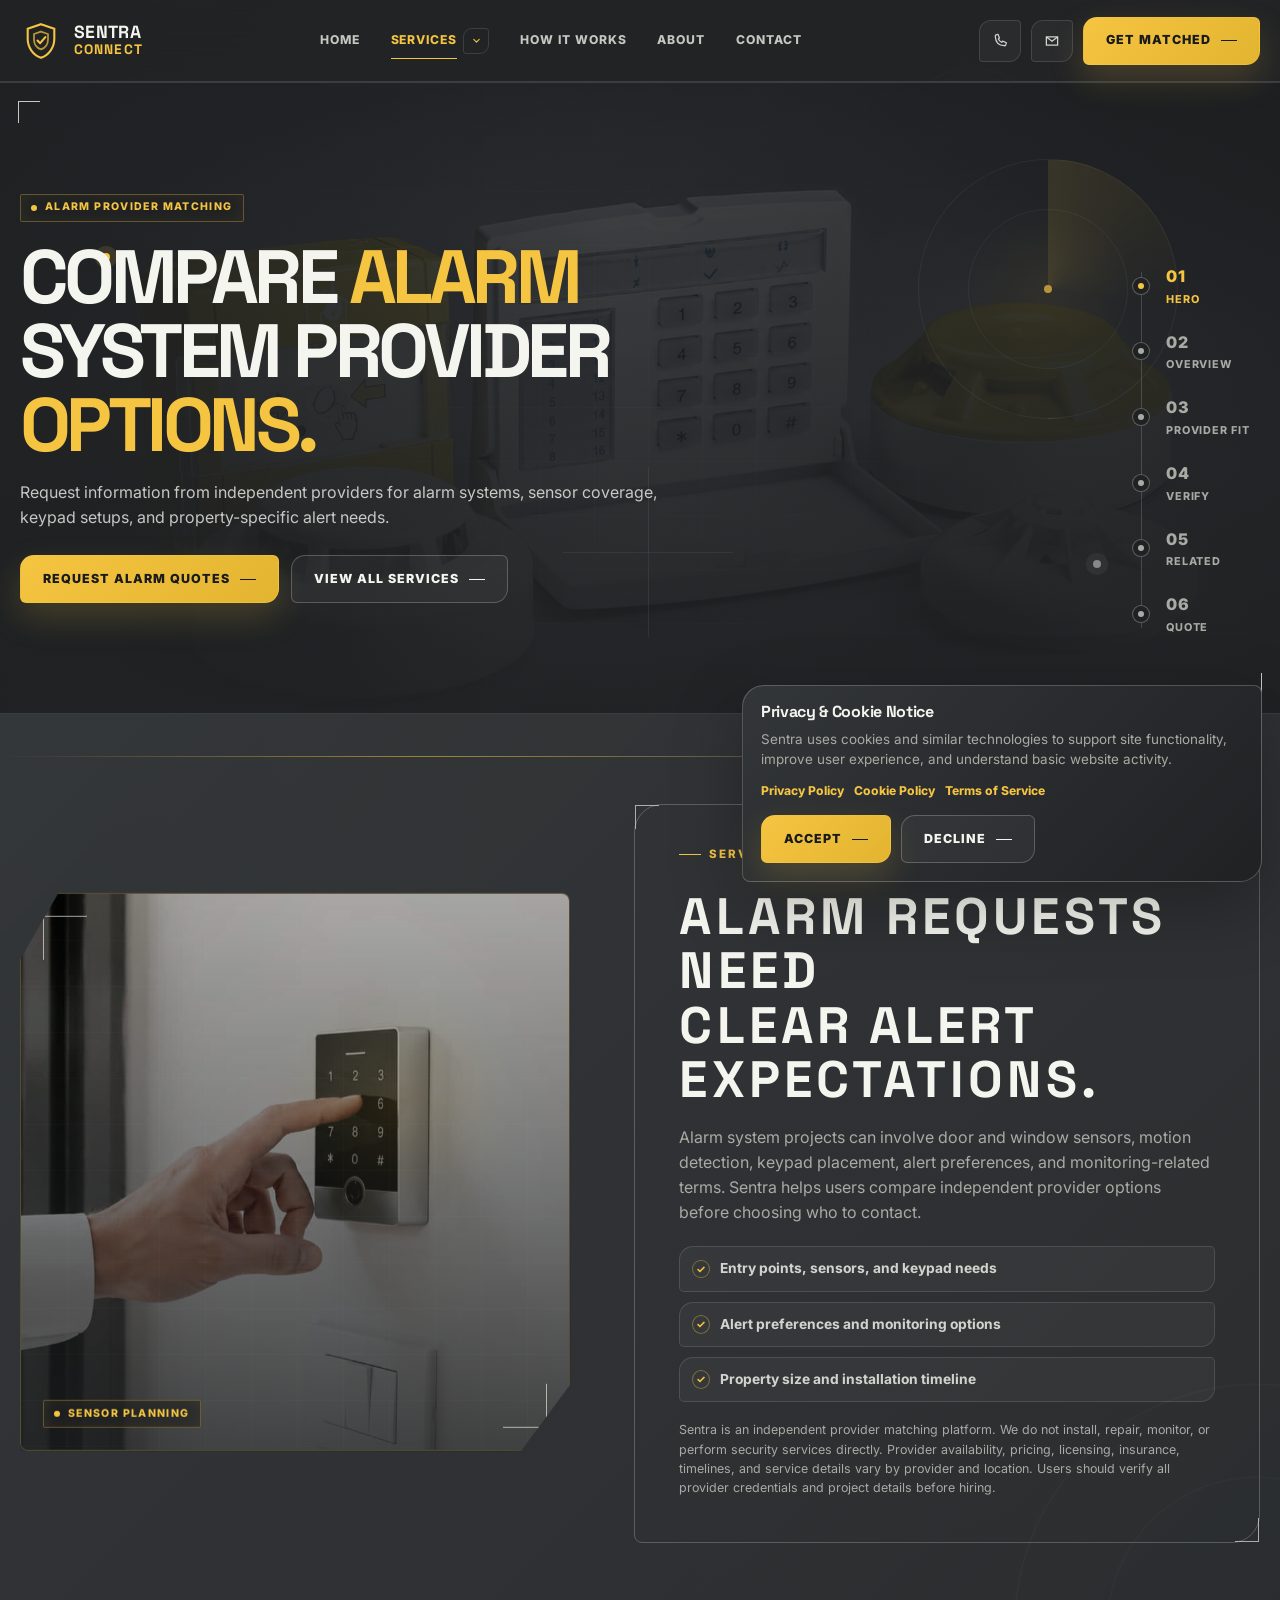
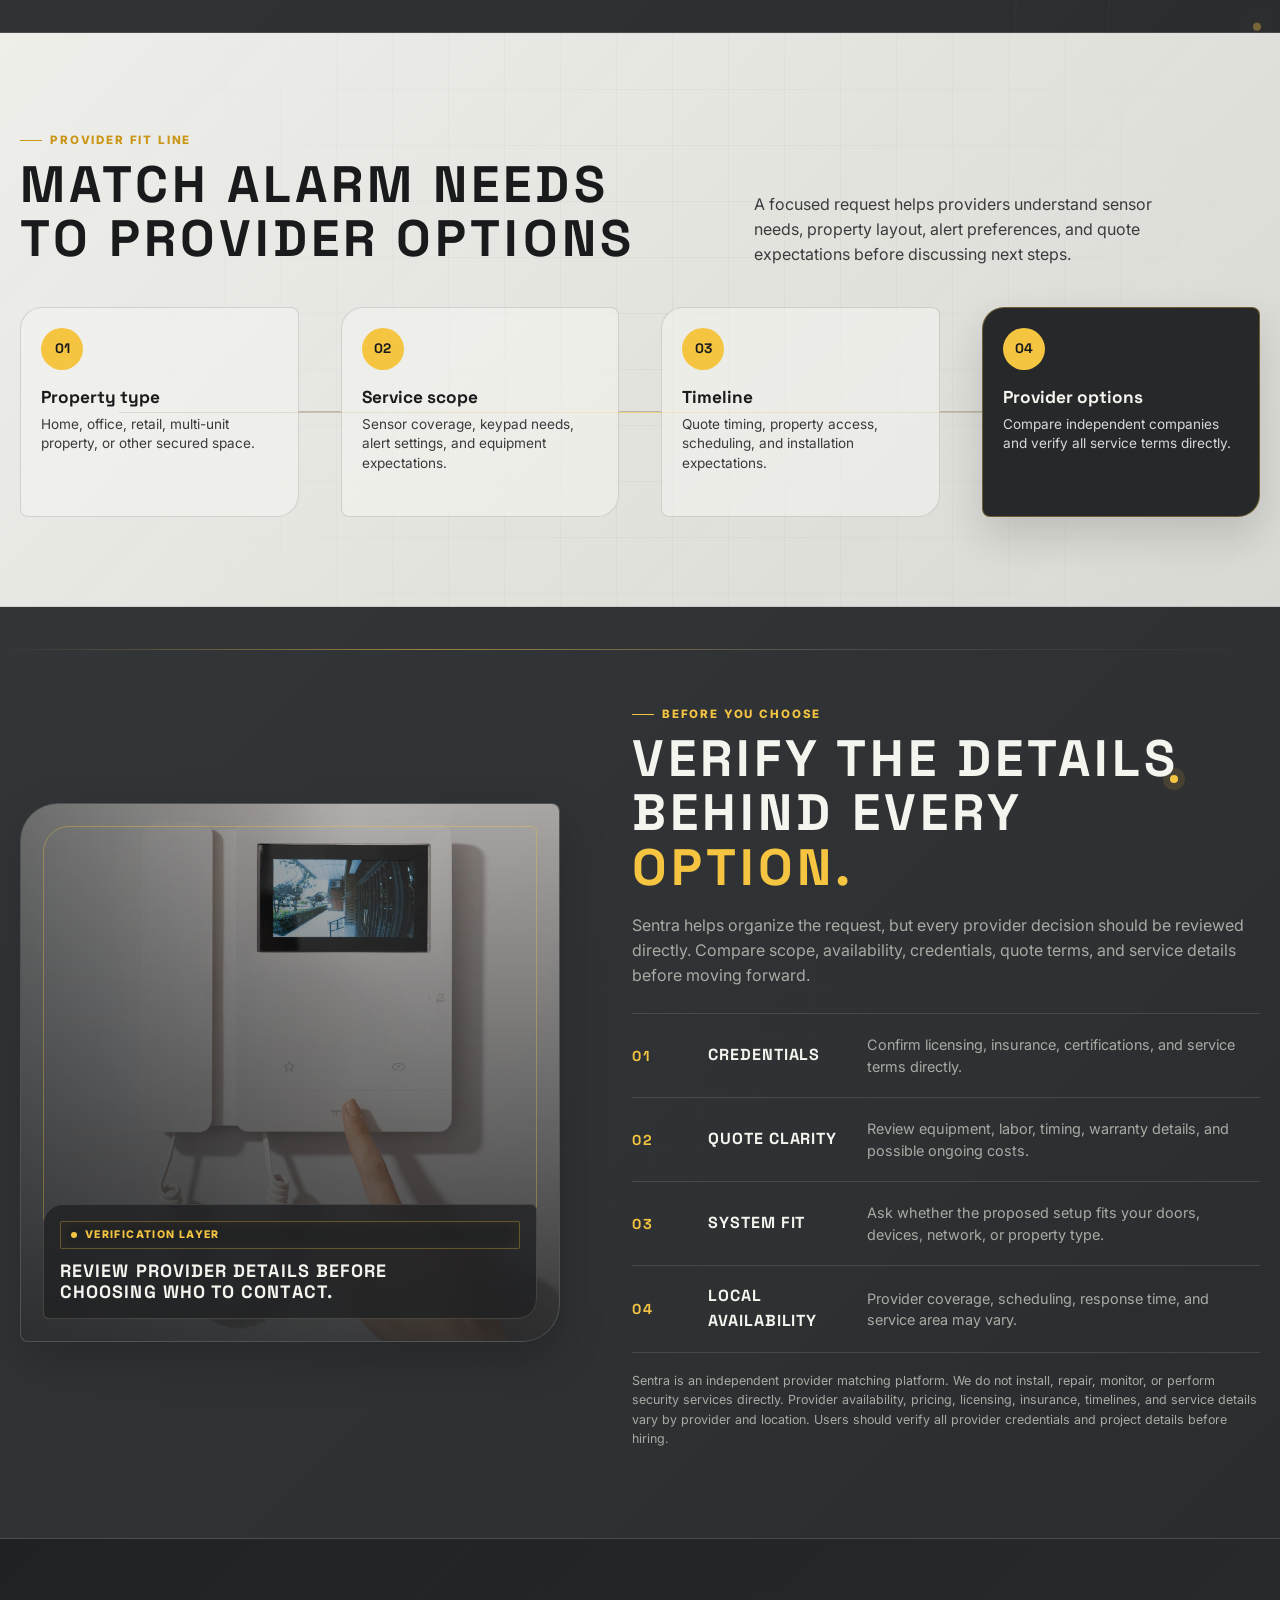
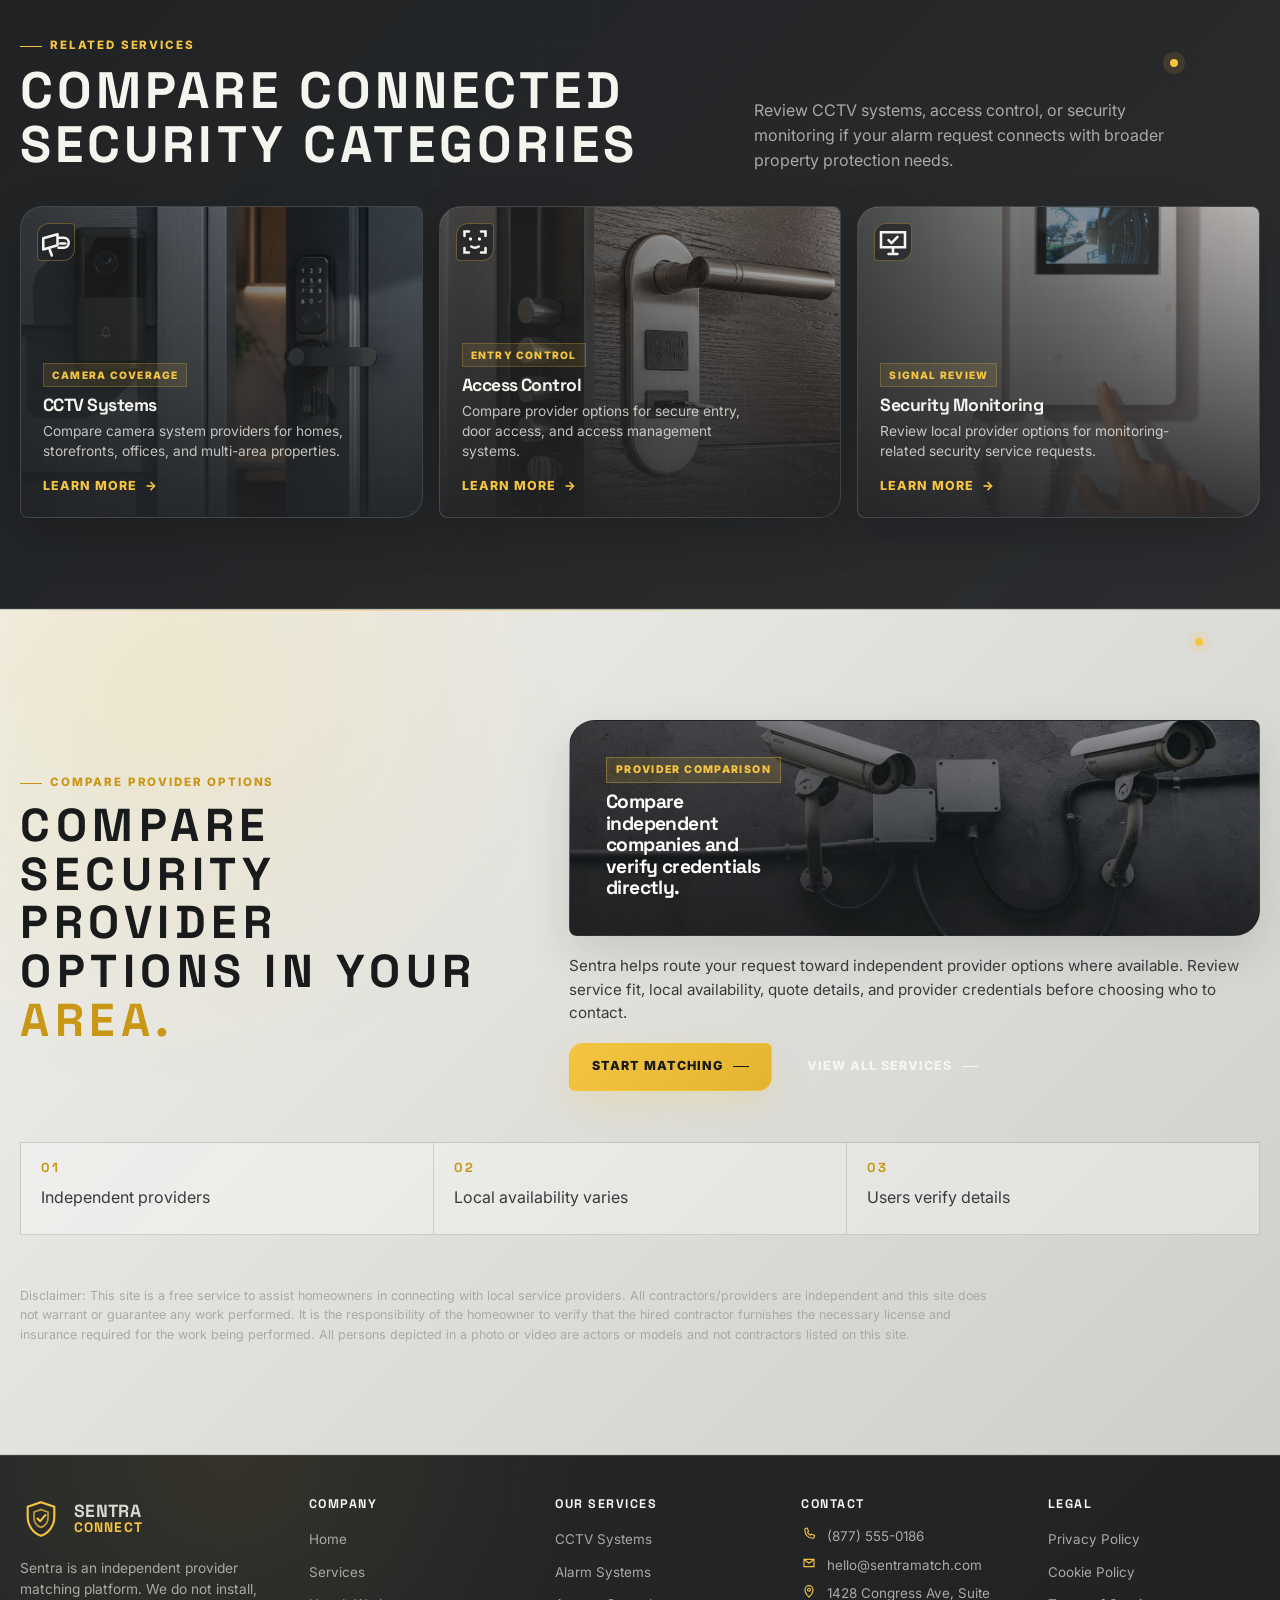
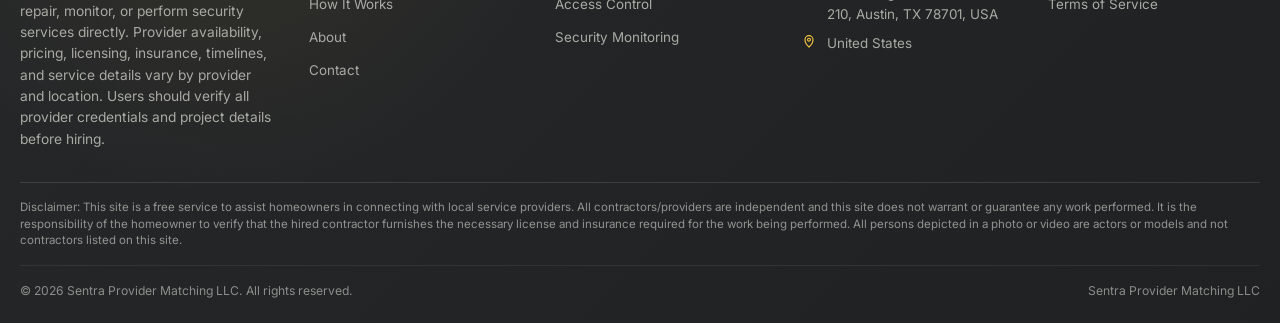
<file: alarm-systems.html>
<!DOCTYPE html>
<html lang="en">

<head>
    <meta charset="UTF-8">
    <meta name="viewport" content="width=device-width, initial-scale=1.0">

    <title>Alarm System Provider Options | Sentra</title>
    <meta name="description"
        content="Compare independent provider options for alarm systems, sensors, keypad setups, and property alert needs.">

<link rel="icon" type="image/svg+xml" href="./assets/icons/favicon.svg?v=7">
<link rel="alternate icon" href="./assets/icons/favicon.ico?v=7">
<link rel="shortcut icon" href="./assets/icons/favicon.ico?v=7">
<link rel="apple-touch-icon" href="./assets/icons/apple-touch-icon.png?v=7">

    <link rel="preconnect" href="https://fonts.googleapis.com">
    <link rel="preconnect" href="https://fonts.gstatic.com" crossorigin>
    <link
        href="https://fonts.googleapis.com/css2?family=Inter:wght@400;500;600;700;800;900&family=Manrope:wght@400;500;600;700;800&family=Space+Grotesk:wght@500;600;700&display=swap"
        rel="stylesheet">

    <link rel="stylesheet" href="./css/style.css">
</head>

<body class="service-detail-page" data-service-id="alarm-systems">
    <a class="skip-link" href="#main">Skip to content</a>

    <div class="page-shell">
        <div data-site-header></div>

        <nav class="section-nav" aria-label="Alarm Systems section navigation">
            <a class="section-nav__link" href="#service-hero" data-section-nav-link="service-hero">
                <span class="section-nav__dot" aria-hidden="true"></span>
                <span class="section-nav__text">
                    <span class="section-nav__number">01</span>
                    <span>Hero</span>
                </span>
            </a>

            <a class="section-nav__link" href="#service-overview" data-section-nav-link="service-overview">
                <span class="section-nav__dot" aria-hidden="true"></span>
                <span class="section-nav__text">
                    <span class="section-nav__number">02</span>
                    <span>Overview</span>
                </span>
            </a>

            <a class="section-nav__link" href="#provider-fit" data-section-nav-link="provider-fit">
                <span class="section-nav__dot" aria-hidden="true"></span>
                <span class="section-nav__text">
                    <span class="section-nav__number">03</span>
                    <span>Provider Fit</span>
                </span>
            </a>

            <a class="section-nav__link" href="#provider-verify" data-section-nav-link="provider-verify">
                <span class="section-nav__dot" aria-hidden="true"></span>
                <span class="section-nav__text">
                    <span class="section-nav__number">04</span>
                    <span>Verify</span>
                </span>
            </a>

            <a class="section-nav__link" href="#related-services" data-section-nav-link="related-services">
                <span class="section-nav__dot" aria-hidden="true"></span>
                <span class="section-nav__text">
                    <span class="section-nav__number">05</span>
                    <span>Related</span>
                </span>
            </a>

            <a class="section-nav__link" href="#service-quote" data-section-nav-link="service-quote">
                <span class="section-nav__dot" aria-hidden="true"></span>
                <span class="section-nav__text">
                    <span class="section-nav__number">06</span>
                    <span>Quote</span>
                </span>
            </a>
        </nav>

        <main id="main">
            <section class="service-hero section-frame" id="service-hero" aria-labelledby="serviceHeroTitle">
                <picture class="service-hero__bg">
                    <img src="./assets/images/alarm-hero.jpg" alt="Modern alarm keypad and security sensor system">
                </picture>

                <div class="service-hero__overlay" aria-hidden="true"></div>
                <div class="scanner-grid" aria-hidden="true"></div>
                <div class="security-radar service-hero__radar" aria-hidden="true"></div>
                <div class="security-crosshair service-hero__crosshair" aria-hidden="true"></div>
                <span class="target-dot target-dot--yellow service-hero__dot service-hero__dot--one"
                    aria-hidden="true"></span>
                <span class="target-dot service-hero__dot service-hero__dot--two" aria-hidden="true"></span>

                <div class="container-wide service-hero__inner">
                    <div class="service-hero__content">
                        <span class="hud-label hud-label--active">Alarm Provider Matching</span>

                        <h1 id="serviceHeroTitle">
                            Compare <span class="text-accent">Alarm</span><br>
                            System Provider<br>
                            <span class="text-accent">Options.</span>
                        </h1>

                        <p>
                            Request information from independent providers for alarm systems,
                            sensor coverage, keypad setups, and property-specific alert needs.
                        </p>

                        <div class="service-hero__actions">
                            <a class="btn btn--primary" href="#service-quote">Request Alarm Quotes</a>
                            <a class="btn btn--outline" href="services.html">View All Services</a>
                        </div>
                    </div>

                    
                </div>
            </section>

            <section class="service-overview section section--medium" id="service-overview"
                aria-labelledby="serviceOverviewTitle">
                <div class="body-target body-target--large service-overview__target" aria-hidden="true"></div>
                <span class="technical-line service-overview__line" aria-hidden="true"></span>

                <div class="container-wide">
                    <div class="service-overview__layout">
                        <div class="service-overview__media">
                            <img src="./assets/images/service-alarm.jpg" alt="Alarm keypad and security alert panel">
                            <span class="hud-label hud-label--active">Sensor Planning</span>
                            <span class="service-overview__corner service-overview__corner--one"
                                aria-hidden="true"></span>
                            <span class="service-overview__corner service-overview__corner--two"
                                aria-hidden="true"></span>
                        </div>

                        <article class="service-overview__panel corner-brackets">
                            <span class="section-kicker">Service Overview</span>

                            <h2 id="serviceOverviewTitle" class="upper-title">
                                Alarm requests need<br>
                                clear alert expectations.
                            </h2>

                            <p>
                                Alarm system projects can involve door and window sensors, motion detection,
                                keypad placement, alert preferences, and monitoring-related terms. Sentra helps
                                users compare independent provider options before choosing who to contact.
                            </p>

                            <ul class="service-overview__bullets">
                                <li>Entry points, sensors, and keypad needs</li>
                                <li>Alert preferences and monitoring options</li>
                                <li>Property size and installation timeline</li>
                            </ul>

                            <p class="legal-note" data-legal-notice>
                                Sentra is an independent provider matching platform. We do not install,
                                repair, monitor, or perform security services directly.
                            </p>
                        </article>
                    </div>
                </div>
            </section>

            <section class="provider-fit section section--light" id="provider-fit" aria-labelledby="providerFitTitle">
                <div class="security-crosshair provider-fit__crosshair" aria-hidden="true"></div>
                <span class="target-dot target-dot--yellow provider-fit__dot" aria-hidden="true"></span>

                <div class="container-wide">
                    <div class="provider-fit__top">
                        <div class="section-heading">
                            <span class="section-kicker">Provider Fit Line</span>

                            <h2 id="providerFitTitle" class="upper-title">
                                Match alarm needs<br>
                                to provider options
                            </h2>
                        </div>

                        <p>
                            A focused request helps providers understand sensor needs, property layout,
                            alert preferences, and quote expectations before discussing next steps.
                        </p>
                    </div>

                    <div class="provider-fit-line" aria-label="Provider fit flow">
                        <article class="provider-fit-line__item">
                            <span class="provider-fit-line__number">01</span>
                            <strong>Property type</strong>
                            <p>Home, office, retail, multi-unit property, or other secured space.</p>
                        </article>

                        <span class="provider-fit-line__connector" aria-hidden="true"></span>

                        <article class="provider-fit-line__item">
                            <span class="provider-fit-line__number">02</span>
                            <strong>Service scope</strong>
                            <p>Sensor coverage, keypad needs, alert settings, and equipment expectations.</p>
                        </article>

                        <span class="provider-fit-line__connector" aria-hidden="true"></span>

                        <article class="provider-fit-line__item">
                            <span class="provider-fit-line__number">03</span>
                            <strong>Timeline</strong>
                            <p>Quote timing, property access, scheduling, and installation expectations.</p>
                        </article>

                        <span class="provider-fit-line__connector" aria-hidden="true"></span>

                        <article class="provider-fit-line__item provider-fit-line__item--accent">
                            <span class="provider-fit-line__number">04</span>
                            <strong>Provider options</strong>
                            <p class="text-white-only">Compare independent companies and verify all service terms directly.</p>
                        </article>
                    </div>
                </div>
            </section>

            <section class="provider-verify section section--medium" id="provider-verify" aria-labelledby="providerVerifyTitle">
                <div class="scanner-grid" aria-hidden="true"></div>
                <span class="technical-line provider-verify__line" aria-hidden="true"></span>
                <span class="target-dot target-dot--yellow provider-verify__dot" aria-hidden="true"></span>
            
                <div class="container-wide">
                    <div class="provider-verify__layout">
                        <figure class="provider-verify__photo">
                            <img src="./assets/images/service-monitoring.jpg" alt="Security provider verification workspace">
            
                            <figcaption class="provider-verify__caption">
                                <span class="hud-label hud-label--active">Verification Layer</span>
                                <strong>Review provider details before choosing who to contact.</strong>
                            </figcaption>
                        </figure>
            
                        <div class="provider-verify__content">
                            <span class="section-kicker">Before You Choose</span>
            
                            <h2 id="providerVerifyTitle" class="upper-title">
                                Verify the details<br>
                                behind every <span class="text-accent">option.</span>
                            </h2>
            
                            <p>
                                Sentra helps organize the request, but every provider decision should be reviewed directly.
                                Compare scope, availability, credentials, quote terms, and service details before moving forward.
                            </p>
            
                            <div class="provider-verify__lines" aria-label="Provider verification points">
                                <div class="provider-verify__line-item">
                                    <span>01</span>
                                    <strong>Credentials</strong>
                                    <p>Confirm licensing, insurance, certifications, and service terms directly.</p>
                                </div>
            
                                <div class="provider-verify__line-item">
                                    <span>02</span>
                                    <strong>Quote clarity</strong>
                                    <p>Review equipment, labor, timing, warranty details, and possible ongoing costs.</p>
                                </div>
            
                                <div class="provider-verify__line-item">
                                    <span>03</span>
                                    <strong>System fit</strong>
                                    <p>Ask whether the proposed setup fits your doors, devices, network, or property type.</p>
                                </div>
            
                                <div class="provider-verify__line-item">
                                    <span>04</span>
                                    <strong>Local availability</strong>
                                    <p>Provider coverage, scheduling, response time, and service area may vary.</p>
                                </div>
                            </div>
            
                            <p class="legal-note provider-verify__legal" data-legal-notice>
                                Sentra is an independent provider matching platform. We do not install, repair,
                                monitor, or perform security services directly.
                            </p>
                        </div>
                    </div>
                </div>
            </section>

            <section class="related-services section section--dark" id="related-services"
                aria-labelledby="relatedServicesTitle">
                <div class="scanner-grid" aria-hidden="true"></div>
                <span class="target-dot target-dot--yellow related-services__dot" aria-hidden="true"></span>

                <div class="container-wide">
                    <div class="related-services__top">
                        <div class="section-heading">
                            <span class="section-kicker">Related Services</span>

                            <h2 id="relatedServicesTitle" class="upper-title">
                                Compare connected<br>
                                security categories
                            </h2>
                        </div>

                        <p>
                            Review CCTV systems, access control, or security monitoring if your alarm
                            request connects with broader property protection needs.
                        </p>
                    </div>

                    <div class="related-services__grid" data-related-services data-current-service="alarm-systems">
                    </div>
                </div>
            </section>

        <section class="service-quote service-quote--light section--compact" id="service-quote"
            aria-labelledby="serviceQuoteTitle">
            <div class="body-target service-quote__target" aria-hidden="true"></div>
            <span class="technical-line service-quote__line" aria-hidden="true"></span>
            <span class="target-dot target-dot--yellow service-quote__dot" aria-hidden="true"></span>
        
            <div class="container-wide">
                <div class="service-quote-light">
                    <div class="service-quote-light__heading">
                        <span class="section-kicker">Compare Provider Options</span>
        
                        <h2 id="serviceQuoteTitle" class="upper-title">
                            Compare security provider<br>
                            options in your <span class="text-accent">area.</span>
                        </h2>
                    </div>
        
                <div class="service-quote-light__content">
                <div class="service-quote-light__photo" aria-label="Security provider comparison">
                    <div class="service-quote-light__photo-content">
                        <span>Provider comparison</span>
                        <strong>Compare independent companies and verify credentials directly.</strong>
                    </div>
                </div>
                
                    <p>
                        Sentra helps route your request toward independent provider options where available.
                        Review service fit, local availability, quote details, and provider credentials before
                        choosing who to contact.
                    </p>
                
                    <div class="service-quote-light__actions">
                        <a class="btn btn--primary" href="contact.html">Start Matching</a>
                        <a class="btn btn--dark-outline" href="services.html">View All Services</a>
                    </div>
                </div>
        
                    <div class="service-quote-light__points" aria-label="Important provider matching notes">
                        <span>
                            <strong>01</strong>
                            Independent providers
                        </span>
        
                        <span>
                            <strong>02</strong>
                            Local availability varies
                        </span>
        
                        <span>
                            <strong>03</strong>
                            Users verify details
                        </span>
                    </div>
        
                    <p class="legal-note service-quote-light__legal" data-disclaimer>
                        Disclaimer: This site is a free service to assist homeowners in connecting with local
                        service providers.
                    </p>
                </div>
            </div>
        </section>
        </main>

        <div data-site-footer></div>
        <div data-policy-banner></div>
    </div>

    <script src="./js/config.js"></script>
    <script src="./js/main.js"></script>
    <script src="./js/service-page.js"></script>
</body>

</html>
</file>
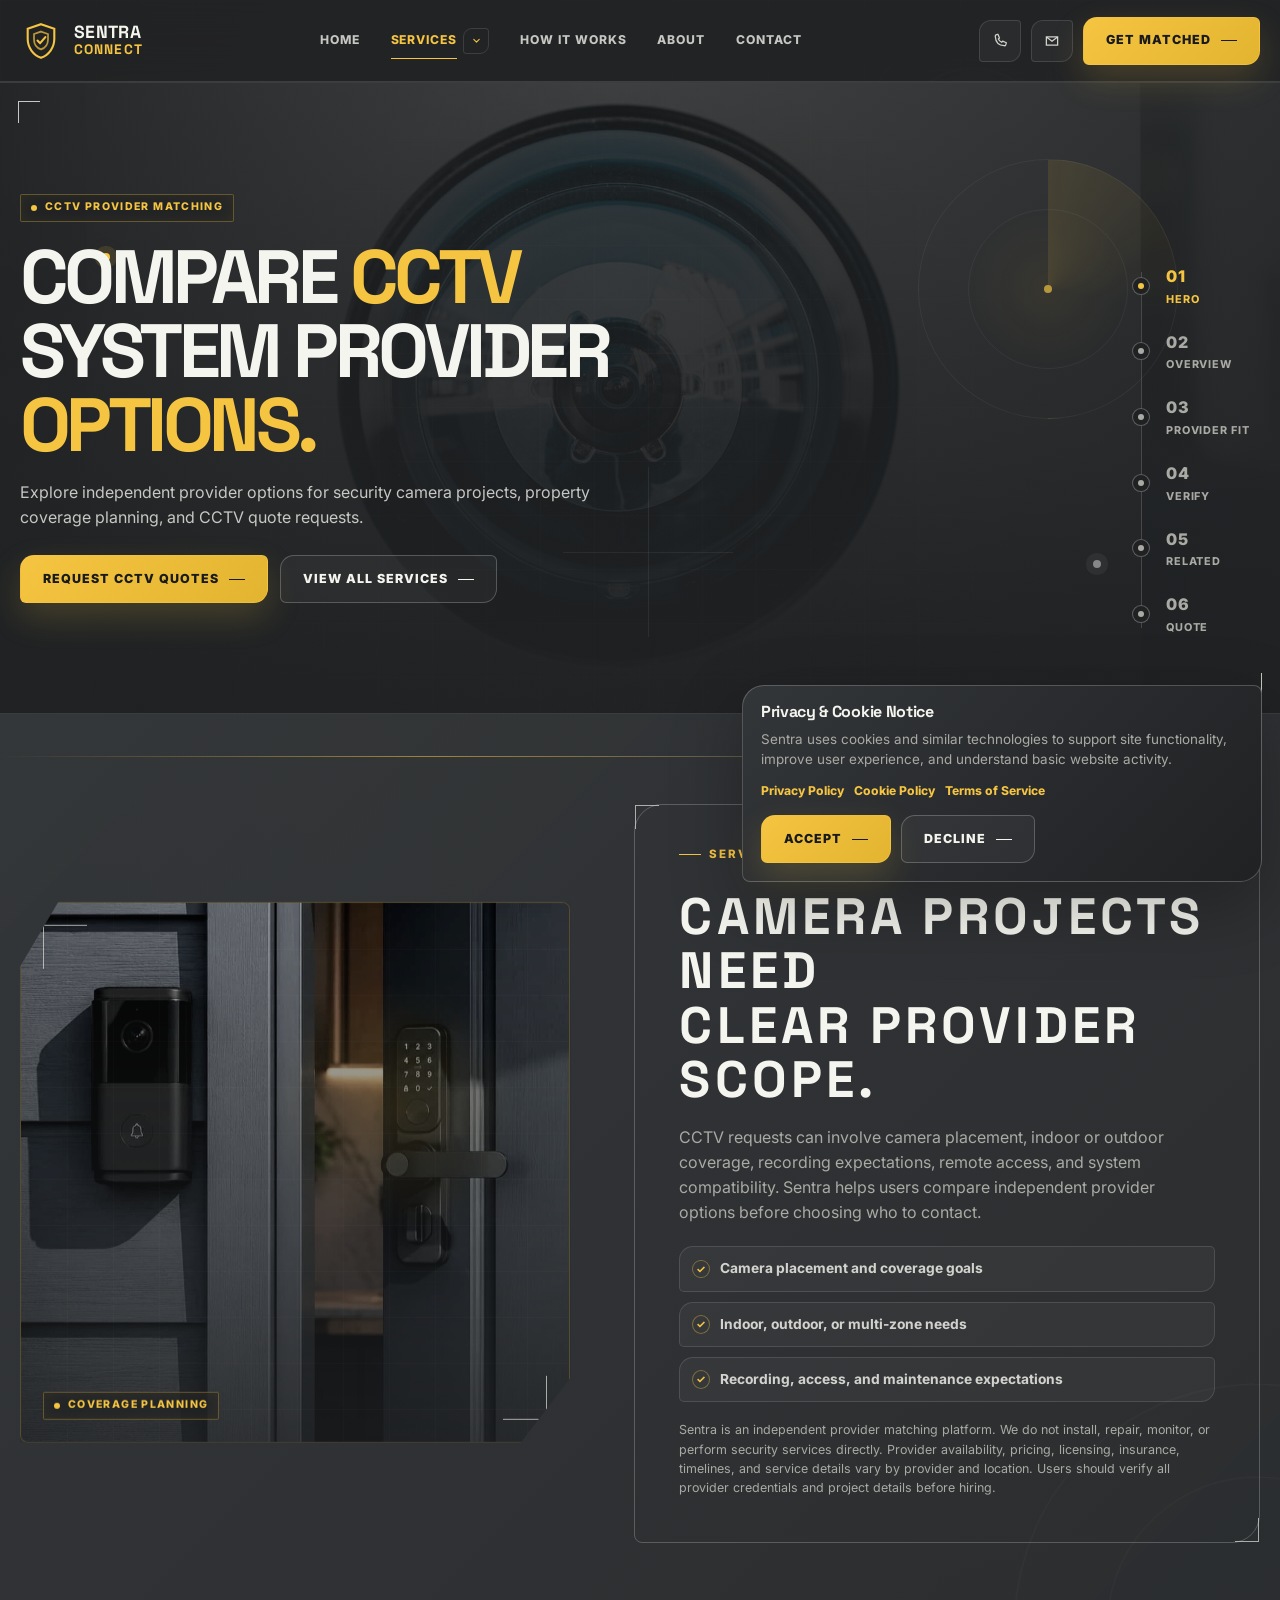
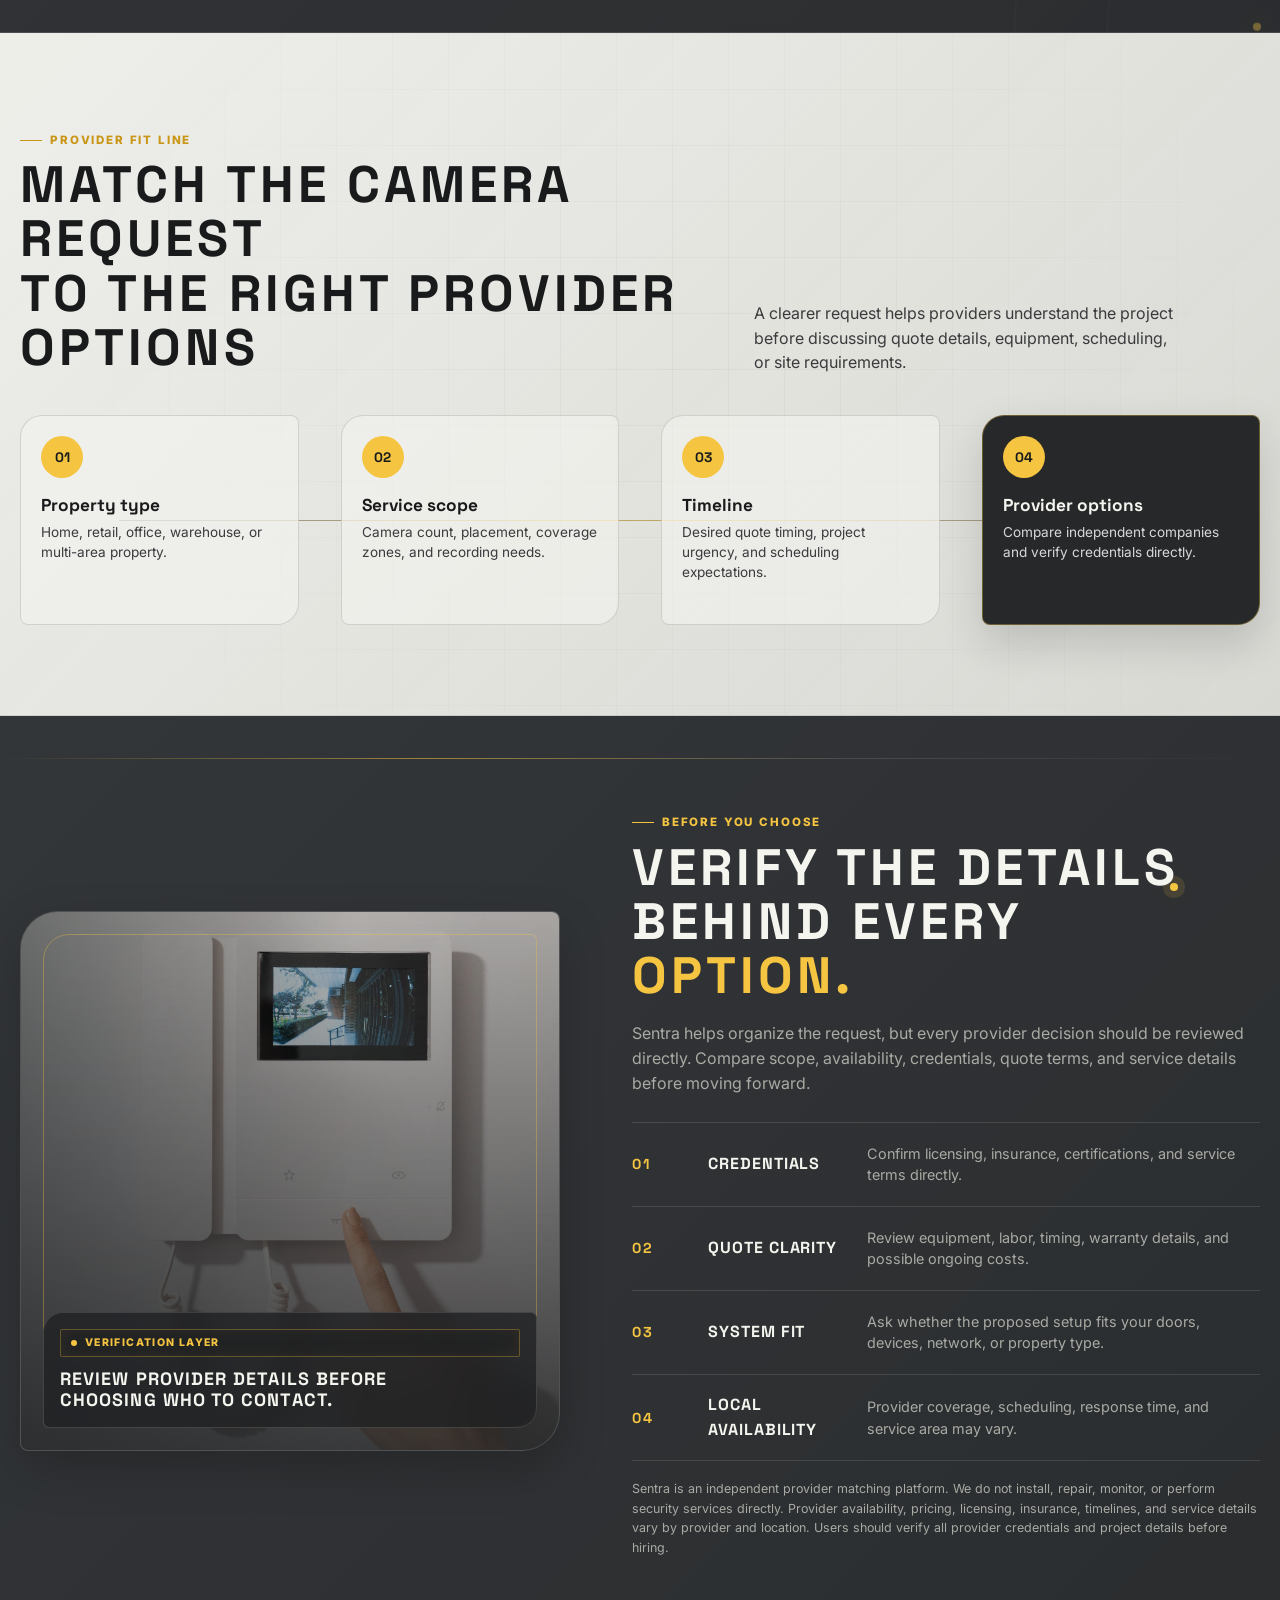
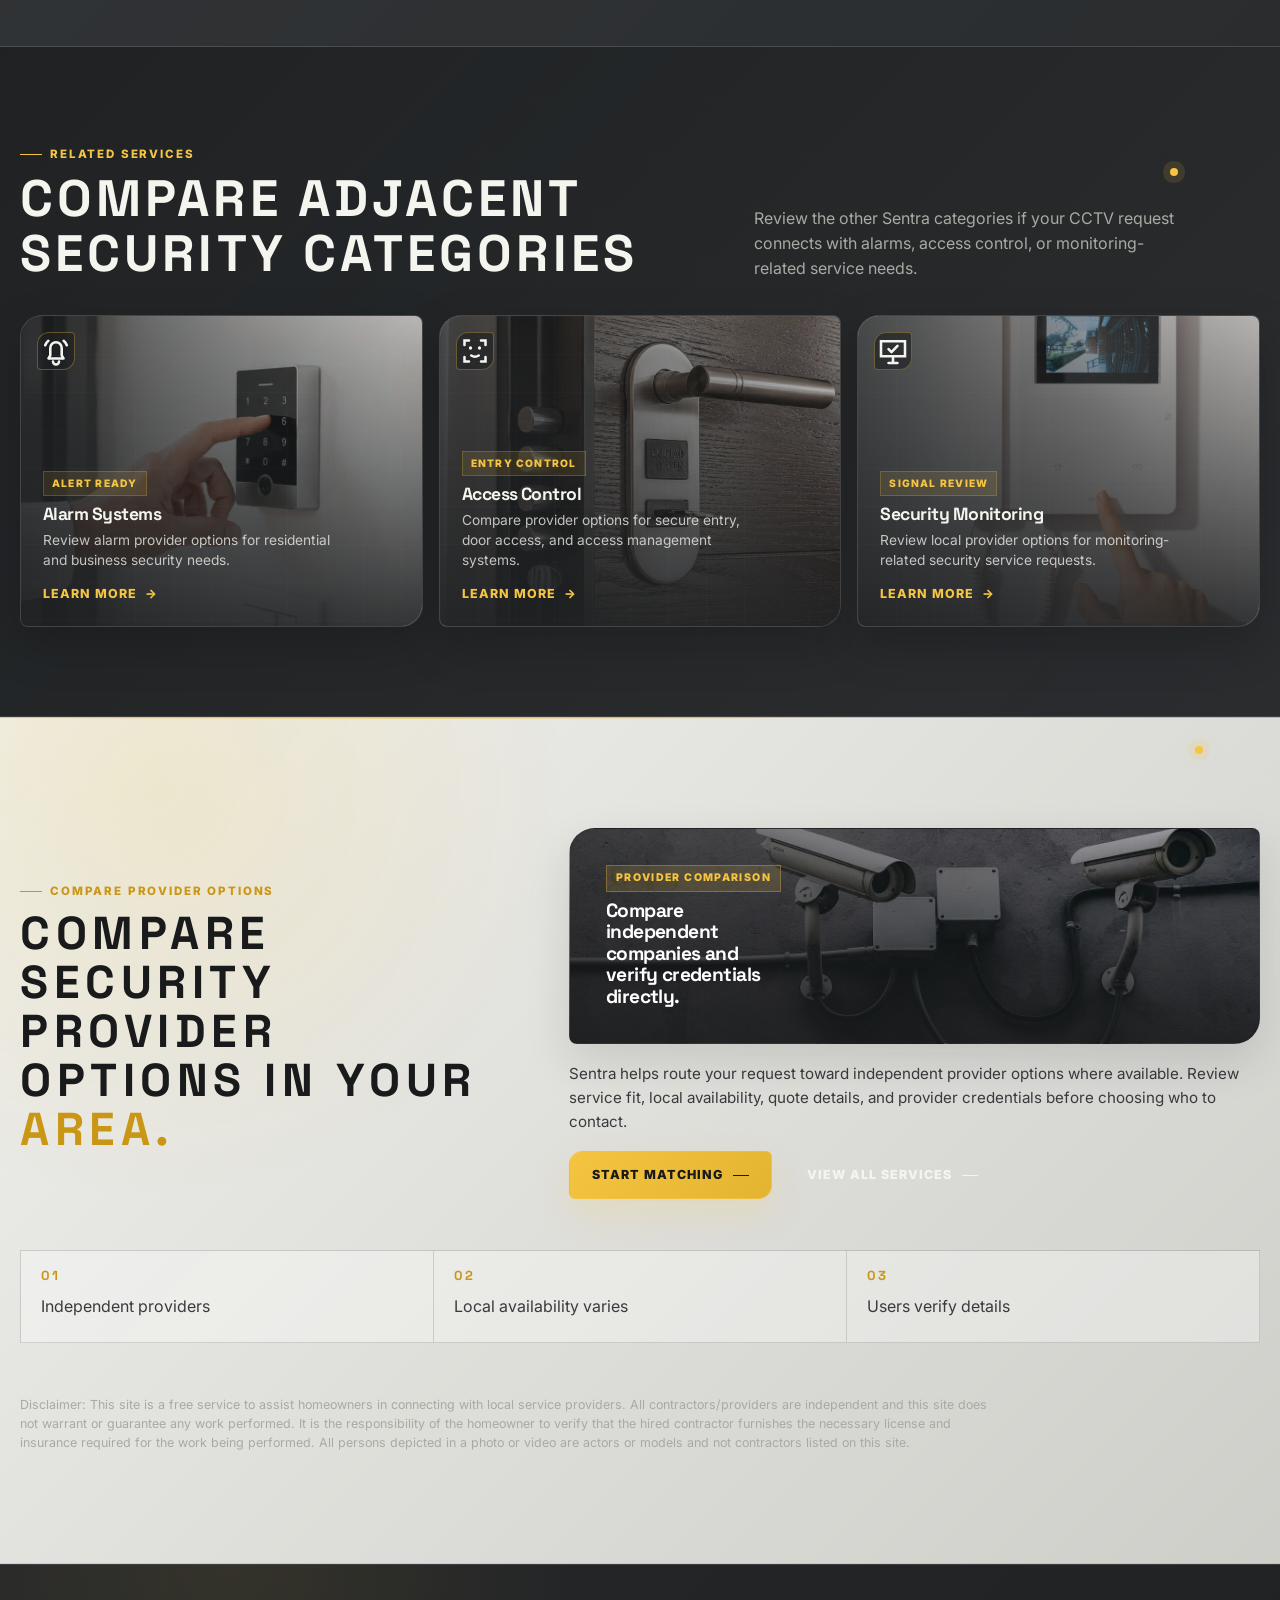
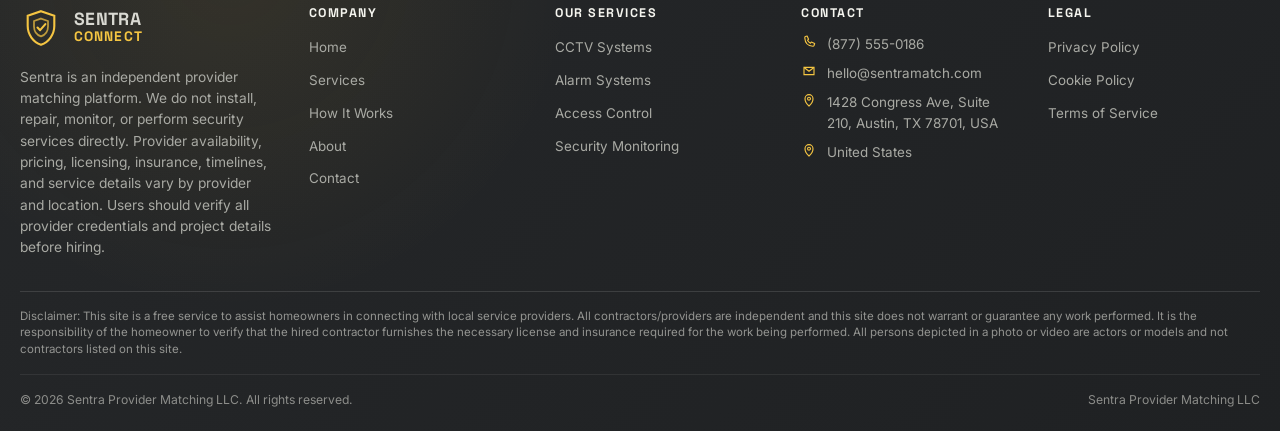
<file: cctv-systems.html>
<!DOCTYPE html>
<html lang="en">

<head>
    <meta charset="UTF-8">
    <meta name="viewport" content="width=device-width, initial-scale=1.0">

    <title>CCTV System Provider Options | Sentra</title>
    <meta name="description"
        content="Compare independent local provider options for CCTV system quote requests, camera coverage planning, and security camera projects.">

<link rel="icon" type="image/svg+xml" href="./assets/icons/favicon.svg?v=7">
<link rel="alternate icon" href="./assets/icons/favicon.ico?v=7">
<link rel="shortcut icon" href="./assets/icons/favicon.ico?v=7">
<link rel="apple-touch-icon" href="./assets/icons/apple-touch-icon.png?v=7">

    <link rel="preconnect" href="https://fonts.googleapis.com">
    <link rel="preconnect" href="https://fonts.gstatic.com" crossorigin>
    <link
        href="https://fonts.googleapis.com/css2?family=Inter:wght@400;500;600;700;800;900&family=Manrope:wght@400;500;600;700;800&family=Space+Grotesk:wght@500;600;700&display=swap"
        rel="stylesheet">

    <link rel="stylesheet" href="./css/style.css">
</head>

<body class="service-detail-page" data-service-id="cctv-systems">
    <a class="skip-link" href="#main">Skip to content</a>

    <div class="page-shell">
        <div data-site-header></div>

        <nav class="section-nav" aria-label="CCTV Systems section navigation">
            <a class="section-nav__link" href="#service-hero" data-section-nav-link="service-hero">
                <span class="section-nav__dot" aria-hidden="true"></span>
                <span class="section-nav__text">
                    <span class="section-nav__number">01</span>
                    <span>Hero</span>
                </span>
            </a>

            <a class="section-nav__link" href="#service-overview" data-section-nav-link="service-overview">
                <span class="section-nav__dot" aria-hidden="true"></span>
                <span class="section-nav__text">
                    <span class="section-nav__number">02</span>
                    <span>Overview</span>
                </span>
            </a>

            <a class="section-nav__link" href="#provider-fit" data-section-nav-link="provider-fit">
                <span class="section-nav__dot" aria-hidden="true"></span>
                <span class="section-nav__text">
                    <span class="section-nav__number">03</span>
                    <span>Provider Fit</span>
                </span>
            </a>

            <a class="section-nav__link" href="#provider-verify" data-section-nav-link="provider-verify">
                <span class="section-nav__dot" aria-hidden="true"></span>
                <span class="section-nav__text">
                    <span class="section-nav__number">04</span>
                    <span>Verify</span>
                </span>
            </a>

            <a class="section-nav__link" href="#related-services" data-section-nav-link="related-services">
                <span class="section-nav__dot" aria-hidden="true"></span>
                <span class="section-nav__text">
                    <span class="section-nav__number">05</span>
                    <span>Related</span>
                </span>
            </a>

            <a class="section-nav__link" href="#service-quote" data-section-nav-link="service-quote">
                <span class="section-nav__dot" aria-hidden="true"></span>
                <span class="section-nav__text">
                    <span class="section-nav__number">06</span>
                    <span>Quote</span>
                </span>
            </a>
        </nav>

        <main id="main">
            <section class="service-hero section-frame" id="service-hero" aria-labelledby="serviceHeroTitle">
                <picture class="service-hero__bg">
                    <img src="./assets/images/cctv-hero.jpg" alt="CCTV camera and surveillance screen environment">
                </picture>

                <div class="service-hero__overlay" aria-hidden="true"></div>
                <div class="scanner-grid" aria-hidden="true"></div>
                <div class="security-radar service-hero__radar" aria-hidden="true"></div>
                <div class="security-crosshair service-hero__crosshair" aria-hidden="true"></div>
                <span class="target-dot target-dot--yellow service-hero__dot service-hero__dot--one"
                    aria-hidden="true"></span>
                <span class="target-dot service-hero__dot service-hero__dot--two" aria-hidden="true"></span>

                <div class="container-wide service-hero__inner">
                    <div class="service-hero__content">
                        <span class="hud-label hud-label--active">CCTV Provider Matching</span>

                        <h1 id="serviceHeroTitle">
                            Compare <span class="text-accent">CCTV</span><br>
                            System Provider<br>
                            <span class="text-accent">Options.</span>
                        </h1>

                        <p>
                            Explore independent provider options for security camera projects, property
                            coverage planning, and CCTV quote requests.
                        </p>

                        <div class="service-hero__actions">
                            <a class="btn btn--primary" href="#service-quote">Request CCTV Quotes</a>
                            <a class="btn btn--outline" href="services.html">View All Services</a>
                        </div>
                    </div>

                   
                </div>
            </section>

            <section class="service-overview section section--medium" id="service-overview"
                aria-labelledby="serviceOverviewTitle">
                <div class="body-target body-target--large service-overview__target" aria-hidden="true"></div>
                <span class="technical-line service-overview__line" aria-hidden="true"></span>

                <div class="container-wide">
                    <div class="service-overview__layout">
                        <div class="service-overview__media">
                            <img src="./assets/images/services-card.jpg"
                                alt="Exterior CCTV camera installed on a modern building">
                            <span class="hud-label hud-label--active">Coverage Planning</span>
                            <span class="service-overview__corner service-overview__corner--one"
                                aria-hidden="true"></span>
                            <span class="service-overview__corner service-overview__corner--two"
                                aria-hidden="true"></span>
                        </div>

                        <article class="service-overview__panel corner-brackets">
                            <span class="section-kicker">Service Overview</span>

                            <h2 id="serviceOverviewTitle" class="upper-title">
                                Camera projects need<br>
                                clear provider scope.
                            </h2>

                            <p>
                                CCTV requests can involve camera placement, indoor or outdoor coverage,
                                recording expectations, remote access, and system compatibility. Sentra helps
                                users compare independent provider options before choosing who to contact.
                            </p>

                            <ul class="service-overview__bullets">
                                <li>Camera placement and coverage goals</li>
                                <li>Indoor, outdoor, or multi-zone needs</li>
                                <li>Recording, access, and maintenance expectations</li>
                            </ul>

                            <p class="legal-note" data-legal-notice>
                                Sentra is an independent provider matching platform. We do not install,
                                repair, monitor, or perform security services directly.
                            </p>
                        </article>
                    </div>
                </div>
            </section>

            <section class="provider-fit section section--light" id="provider-fit" aria-labelledby="providerFitTitle">
                <div class="security-crosshair provider-fit__crosshair" aria-hidden="true"></div>
                <span class="target-dot target-dot--yellow provider-fit__dot" aria-hidden="true"></span>

                <div class="container-wide">
                    <div class="provider-fit__top">
                        <div class="section-heading">
                            <span class="section-kicker">Provider Fit Line</span>

                            <h2 id="providerFitTitle" class="upper-title">
                                Match the camera request<br>
                                to the right provider options
                            </h2>
                        </div>

                        <p>
                            A clearer request helps providers understand the project before discussing
                            quote details, equipment, scheduling, or site requirements.
                        </p>
                    </div>

                    <div class="provider-fit-line" aria-label="Provider fit flow">
                        <article class="provider-fit-line__item">
                            <span class="provider-fit-line__number">01</span>
                            <strong>Property type</strong>
                            <p>Home, retail, office, warehouse, or multi-area property.</p>
                        </article>

                        <span class="provider-fit-line__connector" aria-hidden="true"></span>

                        <article class="provider-fit-line__item">
                            <span class="provider-fit-line__number">02</span>
                            <strong>Service scope</strong>
                            <p>Camera count, placement, coverage zones, and recording needs.</p>
                        </article>

                        <span class="provider-fit-line__connector" aria-hidden="true"></span>

                        <article class="provider-fit-line__item">
                            <span class="provider-fit-line__number">03</span>
                            <strong>Timeline</strong>
                            <p>Desired quote timing, project urgency, and scheduling expectations.</p>
                        </article>

                        <span class="provider-fit-line__connector" aria-hidden="true"></span>

                        <article class="provider-fit-line__item provider-fit-line__item--accent">
                            <span class="provider-fit-line__number">04</span>
                            <strong>Provider options</strong>
                            <p class="text-white-only">Compare independent companies and verify credentials directly.</p>
                        </article>
                    </div>
                </div>
            </section>

        <section class="provider-verify section section--medium" id="provider-verify" aria-labelledby="providerVerifyTitle">
            <div class="scanner-grid" aria-hidden="true"></div>
            <span class="technical-line provider-verify__line" aria-hidden="true"></span>
            <span class="target-dot target-dot--yellow provider-verify__dot" aria-hidden="true"></span>
        
            <div class="container-wide">
                <div class="provider-verify__layout">
                    <figure class="provider-verify__photo">
                        <img src="./assets/images/service-monitoring.jpg" alt="Security provider verification workspace">
        
                        <figcaption class="provider-verify__caption">
                            <span class="hud-label hud-label--active">Verification Layer</span>
                            <strong>Review provider details before choosing who to contact.</strong>
                        </figcaption>
                    </figure>
        
                    <div class="provider-verify__content">
                        <span class="section-kicker">Before You Choose</span>
        
                        <h2 id="providerVerifyTitle" class="upper-title">
                            Verify the details<br>
                            behind every <span class="text-accent">option.</span>
                        </h2>
        
                        <p>
                            Sentra helps organize the request, but every provider decision should be reviewed directly.
                            Compare scope, availability, credentials, quote terms, and service details before moving forward.
                        </p>
        
                        <div class="provider-verify__lines" aria-label="Provider verification points">
                            <div class="provider-verify__line-item">
                                <span>01</span>
                                <strong>Credentials</strong>
                                <p>Confirm licensing, insurance, certifications, and service terms directly.</p>
                            </div>
        
                            <div class="provider-verify__line-item">
                                <span>02</span>
                                <strong>Quote clarity</strong>
                                <p>Review equipment, labor, timing, warranty details, and possible ongoing costs.</p>
                            </div>
        
                            <div class="provider-verify__line-item">
                                <span>03</span>
                                <strong>System fit</strong>
                                <p>Ask whether the proposed setup fits your doors, devices, network, or property type.</p>
                            </div>
        
                            <div class="provider-verify__line-item">
                                <span>04</span>
                                <strong>Local availability</strong>
                                <p>Provider coverage, scheduling, response time, and service area may vary.</p>
                            </div>
                        </div>
        
                        <p class="legal-note provider-verify__legal" data-legal-notice>
                            Sentra is an independent provider matching platform. We do not install, repair,
                            monitor, or perform security services directly.
                        </p>
                    </div>
                </div>
            </div>
        </section>

            <section class="related-services section section--dark" id="related-services"
                aria-labelledby="relatedServicesTitle">
                <div class="scanner-grid" aria-hidden="true"></div>
                <span class="target-dot target-dot--yellow related-services__dot" aria-hidden="true"></span>

                <div class="container-wide">
                    <div class="related-services__top">
                        <div class="section-heading">
                            <span class="section-kicker">Related Services</span>

                            <h2 id="relatedServicesTitle" class="upper-title">
                                Compare adjacent<br>
                                security categories
                            </h2>
                        </div>

                        <p>
                            Review the other Sentra categories if your CCTV request connects with alarms,
                            access control, or monitoring-related service needs.
                        </p>
                    </div>

                    <div class="related-services__grid" data-related-services data-current-service="cctv-systems"></div>
                </div>
            </section>

        <section class="service-quote service-quote--light section--compact" id="service-quote"
            aria-labelledby="serviceQuoteTitle">
            <div class="body-target service-quote__target" aria-hidden="true"></div>
            <span class="technical-line service-quote__line" aria-hidden="true"></span>
            <span class="target-dot target-dot--yellow service-quote__dot" aria-hidden="true"></span>
        
            <div class="container-wide">
                <div class="service-quote-light">
                    <div class="service-quote-light__heading">
                        <span class="section-kicker">Compare Provider Options</span>
        
                        <h2 id="serviceQuoteTitle" class="upper-title">
                            Compare security provider<br>
                            options in your <span class="text-accent">area.</span>
                        </h2>
                    </div>
        
                <div class="service-quote-light__content">
                    <div class="service-quote-light__photo" aria-label="Security provider comparison">
                        <div class="service-quote-light__photo-content">
                            <span>Provider comparison</span>
                            <strong>Compare independent companies and verify credentials directly.</strong>
                        </div>
                    </div>
                
                    <p>
                        Sentra helps route your request toward independent provider options where available.
                        Review service fit, local availability, quote details, and provider credentials before
                        choosing who to contact.
                    </p>
                
                    <div class="service-quote-light__actions">
                        <a class="btn btn--primary" href="contact.html">Start Matching</a>
                        <a class="btn btn--dark-outline" href="services.html">View All Services</a>
                    </div>
                </div>
        
                    <div class="service-quote-light__points" aria-label="Important provider matching notes">
                        <span>
                            <strong>01</strong>
                            Independent providers
                        </span>
        
                        <span>
                            <strong>02</strong>
                            Local availability varies
                        </span>
        
                        <span>
                            <strong>03</strong>
                            Users verify details
                        </span>
                    </div>
        
                    <p class="legal-note service-quote-light__legal" data-disclaimer>
                        Disclaimer: This site is a free service to assist homeowners in connecting with local
                        service providers.
                    </p>
                </div>
            </div>
        </section>
        </main>

        <div data-site-footer></div>
        <div data-policy-banner></div>
    </div>

    <script src="./js/config.js"></script>
    <script src="./js/main.js"></script>
    <script src="./js/service-page.js"></script>
</body>

</html>
</file>
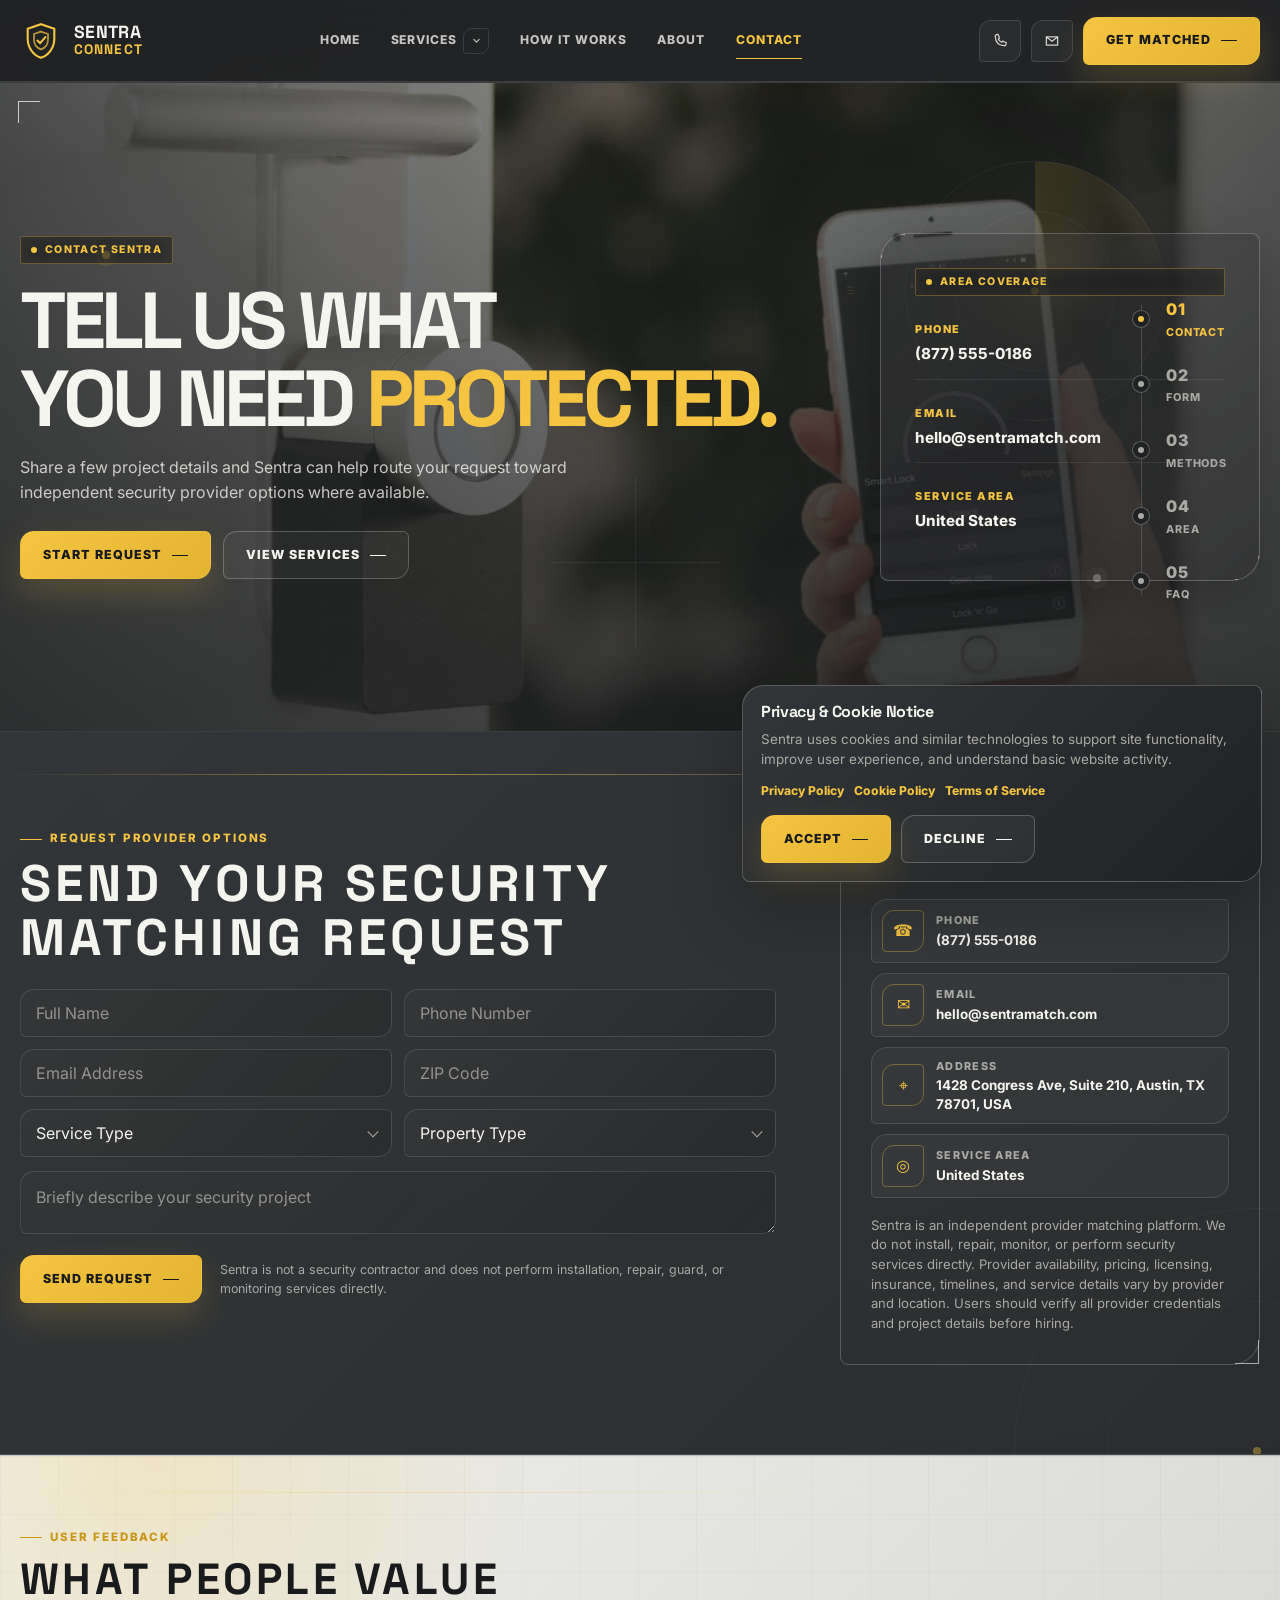
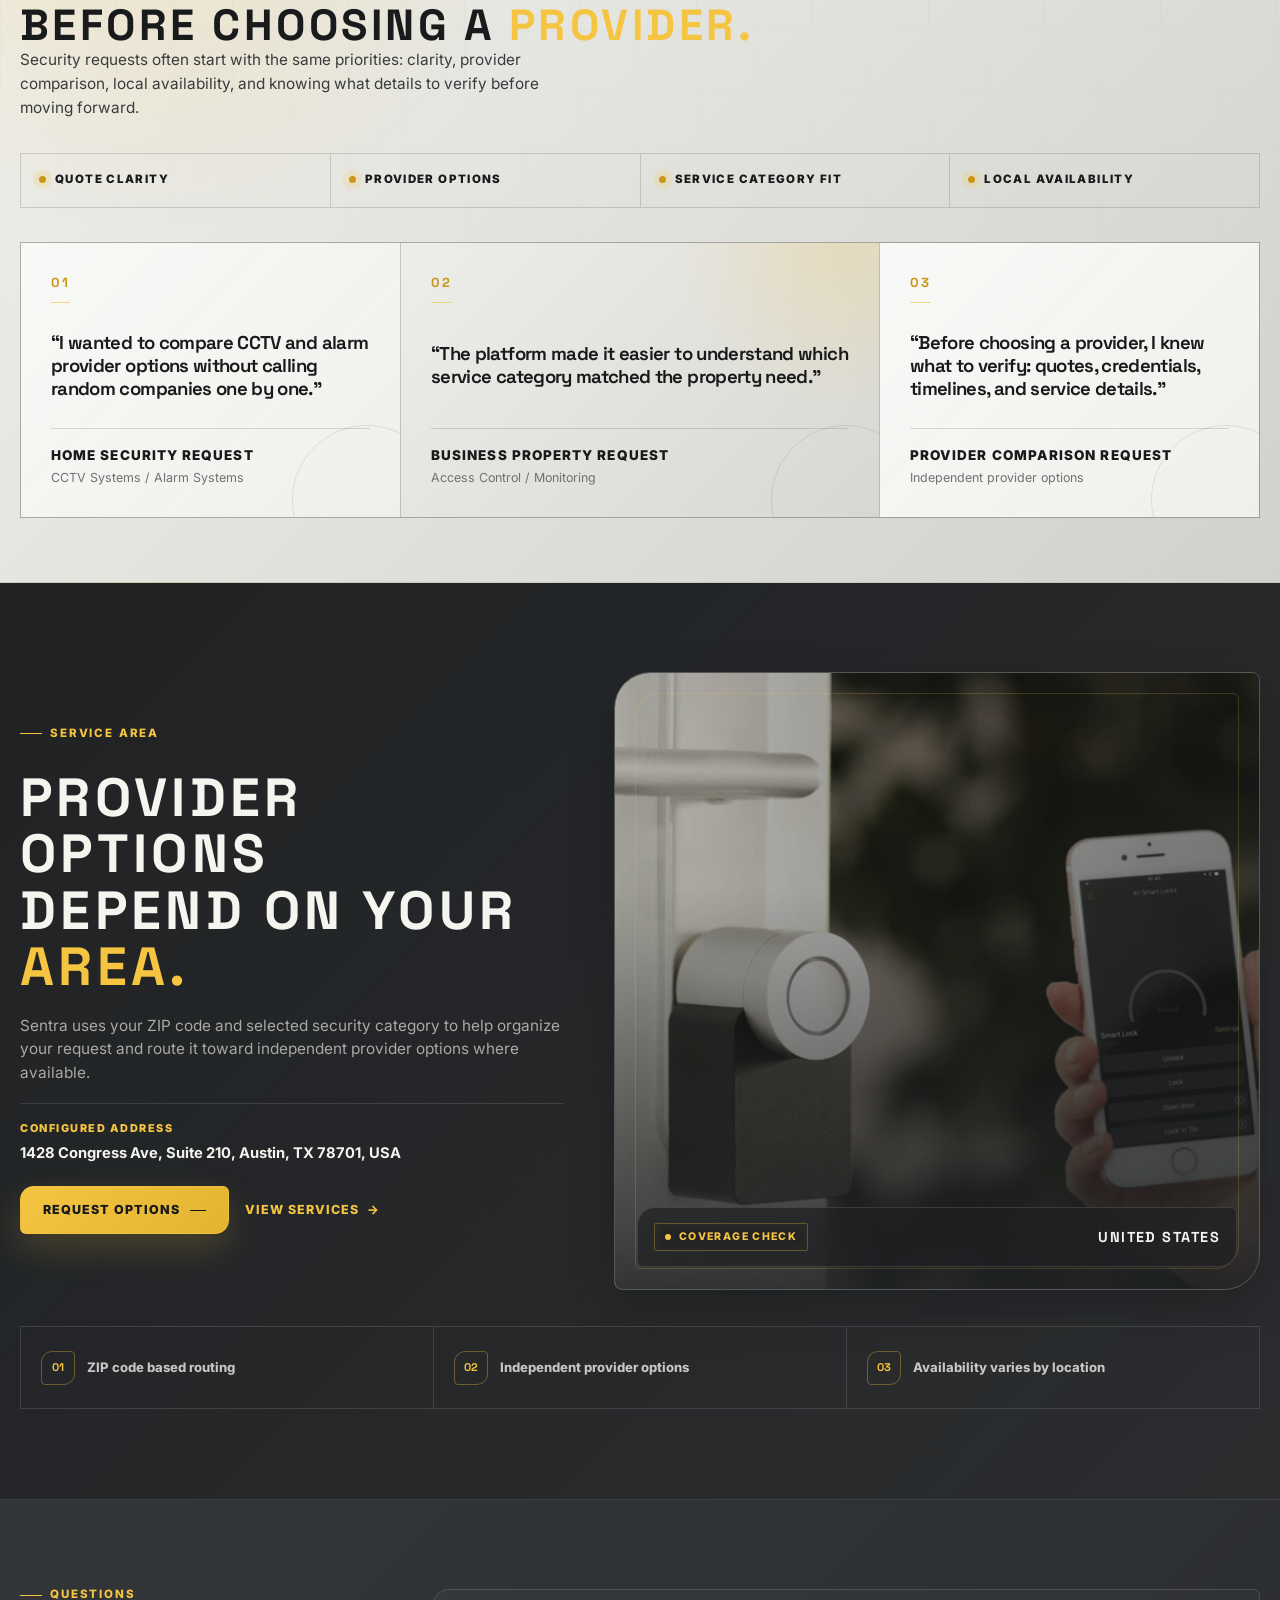
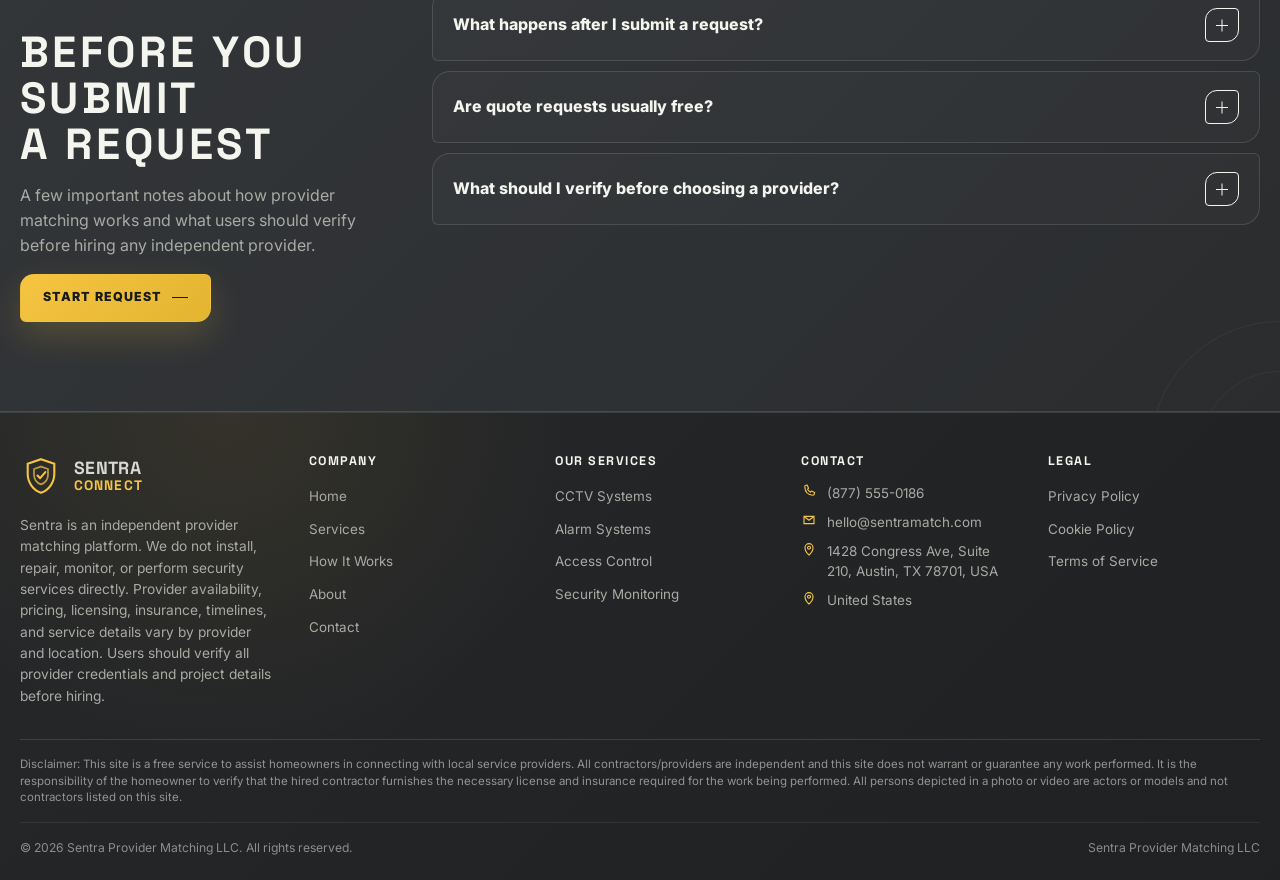
<file: contact.html>
<!DOCTYPE html>
<html lang="en">

<head>
    <meta charset="UTF-8">
    <meta name="viewport" content="width=device-width, initial-scale=1.0">

    <title>Contact Sentra | Request Security Provider Options</title>
    <meta name="description"
        content="Contact Sentra to request local security provider options for CCTV systems, alarm systems, access control, or security monitoring.">
<link rel="icon" type="image/svg+xml" href="./assets/icons/favicon.svg?v=7">
<link rel="alternate icon" href="./assets/icons/favicon.ico?v=7">
<link rel="shortcut icon" href="./assets/icons/favicon.ico?v=7">
<link rel="apple-touch-icon" href="./assets/icons/apple-touch-icon.png?v=7">

    <link rel="preconnect" href="https://fonts.googleapis.com">
    <link rel="preconnect" href="https://fonts.gstatic.com" crossorigin>
    <link
        href="https://fonts.googleapis.com/css2?family=Inter:wght@400;500;600;700;800;900&family=Manrope:wght@400;500;600;700;800&family=Space+Grotesk:wght@500;600;700&display=swap"
        rel="stylesheet">

    <link rel="stylesheet" href="./css/style.css">
</head>

<body class="contact-page">
    <a class="skip-link" href="#main">Skip to content</a>

    <div class="page-shell">
        <div data-site-header></div>

        <nav data-section-nav="contact"></nav>

        <main id="main">
            <section class="contact-hero section-frame" id="contact-hero" aria-labelledby="contactHeroTitle">
                <picture class="contact-hero__bg">
                    <img src="./assets/images/hero-contact-monitoring-wall.jpg"
                        alt="Modern monitoring wall with security screens">
                </picture>

                <div class="contact-hero__overlay" aria-hidden="true"></div>
                <div class="scanner-grid" aria-hidden="true"></div>
                <div class="security-radar contact-hero__radar" aria-hidden="true"></div>
                <div class="security-crosshair contact-hero__crosshair" aria-hidden="true"></div>
                <span class="target-dot target-dot--yellow contact-hero__dot contact-hero__dot--one"
                    aria-hidden="true"></span>
                <span class="target-dot contact-hero__dot contact-hero__dot--two" aria-hidden="true"></span>

                <div class="container-wide contact-hero__inner">
                    <div class="contact-hero__content">
                        <span class="hud-label hud-label--active">Contact Sentra</span>

                        <h1 id="contactHeroTitle">
                            Tell Us What<br>
                            You Need <span class="text-accent">Protected.</span>
                        </h1>

                        <p>
                            Share a few project details and Sentra can help route your request toward
                            independent security provider options where available.
                        </p>

                        <div class="contact-hero__actions">
                            <a class="btn btn--primary" href="#contact-form">Start Request</a>
                            <a class="btn btn--outline" href="services.html">View Services</a>
                        </div>
                    </div>

                    <aside class="contact-hero__panel corner-brackets" aria-label="Contact summary">
                        <span class="hud-label hud-label--active">Area Coverage</span>

                        <div class="contact-hero__panel-line">
                            <span>Phone</span>
                            <a href="tel:+18775550186" data-phone-link data-phone-text>(877) 555-0186</a>
                        </div>

                        <div class="contact-hero__panel-line">
                            <span>Email</span>
                            <a href="mailto:hello@sentramatch.com" data-email-link
                                data-email-text>hello@sentramatch.com</a>
                        </div>

                        <div class="contact-hero__panel-line">
                            <span>Service Area</span>
                            <strong data-service-area>United States</strong>
                        </div>
                    </aside>
                </div>
            </section>

            <section class="contact-form-section section section--medium" id="contact-form"
                aria-labelledby="contactFormTitle">
                <div class="body-target body-target--large contact-form-section__target" aria-hidden="true"></div>
                <span class="technical-line contact-form-section__line" aria-hidden="true"></span>

                <div class="container-wide">
                    <div class="contact-form-layout">
                        <div class="contact-form-layout__main">
                            <span class="section-kicker">Request Provider Options</span>

                            <h2 id="contactFormTitle" class="upper-title">
                                Send your security<br>
                                matching request
                            </h2>

                            <form class="contact-form" data-form-type="contact">
                                <div class="form-grid form-grid--2">
                                    <label class="field">
                                        <span class="sr-only">Full Name</span>
                                        <input type="text" name="name" autocomplete="name" placeholder="Full Name"
                                            data-required>
                                    </label>

                                    <label class="field">
                                        <span class="sr-only">Phone Number</span>
                                        <input type="tel" name="phone" autocomplete="tel" placeholder="Phone Number"
                                            data-required>
                                    </label>

                                    <label class="field">
                                        <span class="sr-only">Email Address</span>
                                        <input type="email" name="email" autocomplete="email"
                                            placeholder="Email Address" data-required>
                                    </label>

                                    <label class="field">
                                        <span class="sr-only">ZIP Code</span>
                                        <input type="text" name="zip" inputmode="numeric" autocomplete="postal-code"
                                            placeholder="ZIP Code" data-required data-validate="zip">
                                    </label>

                                    <label class="field field--select">
                                        <span class="sr-only">Service Type</span>
                                        <select name="service" data-service-select data-required>
                                            <option value="">Service Type</option>
                                        </select>
                                    </label>

                                    <label class="field field--select">
                                        <span class="sr-only">Property Type</span>
                                        <select name="property" data-property-select data-required>
                                            <option value="">Property Type</option>
                                        </select>
                                    </label>
                                </div>

                                <label class="field contact-form__message">
                                    <span class="sr-only">Project Message</span>
                                    <textarea name="message" placeholder="Briefly describe your security project"
                                        data-required></textarea>
                                </label>

                                <div class="contact-form__bottom">
                                    <button class="btn btn--primary" type="submit">
                                        Send Request
                                    </button>

                                    <p class="legal-note">
                                        Sentra is not a security contractor and does not perform installation,
                                        repair, guard, or monitoring services directly.
                                    </p>
                                </div>

                                <p class="form-status" data-form-status role="status" aria-live="polite"></p>
                            </form>
                        </div>

                        <aside class="contact-info-panel corner-brackets" aria-label="Sentra contact information">
                            <span class="hud-label hud-label--active">Contact Details</span>

                            <div class="contact-info-panel__rows">
                                <a class="contact-info-panel__row" href="tel:+18775550186" data-phone-link>
                                    <span class="contact-info-panel__icon" aria-hidden="true">☎</span>

                                    <span>
                                        <small>Phone</small>
                                        <strong data-phone-text>(877) 555-0186</strong>
                                    </span>
                                </a>

                                <a class="contact-info-panel__row" href="mailto:hello@sentramatch.com" data-email-link>
                                    <span class="contact-info-panel__icon" aria-hidden="true">✉</span>

                                    <span>
                                        <small>Email</small>
                                        <strong data-email-text>hello@sentramatch.com</strong>
                                    </span>
                                </a>

                                <div class="contact-info-panel__row">
                                    <span class="contact-info-panel__icon" aria-hidden="true">⌖</span>

                                    <span>
                                        <small>Address</small>
                                        <strong data-address-text>1428 Congress Ave, Suite 210, Austin, TX 78701,
                                            USA</strong>
                                    </span>
                                </div>

                                <div class="contact-info-panel__row">
                                    <span class="contact-info-panel__icon" aria-hidden="true">◎</span>

                                    <span>
                                        <small>Service Area</small>
                                        <strong data-service-area>United States</strong>
                                    </span>
                                </div>
                            </div>

                            <p data-legal-notice>
                                Sentra is an independent provider matching platform. Provider availability,
                                pricing, licensing, insurance, timelines, and service details vary by provider and
                                location.
                            </p>
                        </aside>
                    </div>
                </div>
            </section>

        <section class="contact-proof section--compact" id="quick-contact" aria-labelledby="contactProofTitle">
            <span class="technical-line contact-proof__line" aria-hidden="true"></span>
            <div class="body-target contact-proof__target" aria-hidden="true"></div>
        
            <div class="container-wide">
                <div class="contact-proof__layout">
                    <div class="contact-proof__heading">
                        <span class="section-kicker">User Feedback</span>
        
                        <h2 id="contactProofTitle" class="upper-title">
                            What people value<br>
                            before choosing a <span class="text-accent">provider.</span>
                        </h2>
        
                        <p>
                            Security requests often start with the same priorities: clarity, provider comparison,
                            local availability, and knowing what details to verify before moving forward.
                        </p>
                    </div>
        
                    <div class="contact-proof__rail" aria-label="Common user priorities">
                        <span>Quote clarity</span>
                        <span>Provider options</span>
                        <span>Service category fit</span>
                        <span>Local availability</span>
                    </div>
        
                    <div class="contact-proof__grid">
                        <article class="contact-proof__item">
                            <span class="contact-proof__number">01</span>
        
                            <blockquote>
                                “I wanted to compare CCTV and alarm provider options without calling random companies one by
                                one.”
                            </blockquote>
        
                            <div class="contact-proof__meta">
                                <strong>Home security request</strong>
                                <small>CCTV Systems / Alarm Systems</small>
                            </div>
                        </article>
        
                        <article class="contact-proof__item contact-proof__item--accent">
                            <span class="contact-proof__number">02</span>
        
                            <blockquote>
                                “The platform made it easier to understand which service category matched the property need.”
                            </blockquote>
        
                            <div class="contact-proof__meta">
                                <strong>Business property request</strong>
                                <small>Access Control / Monitoring</small>
                            </div>
                        </article>
        
                        <article class="contact-proof__item">
                            <span class="contact-proof__number">03</span>
        
                            <blockquote>
                                “Before choosing a provider, I knew what to verify: quotes, credentials, timelines, and service
                                details.”
                            </blockquote>
        
                            <div class="contact-proof__meta">
                                <strong>Provider comparison request</strong>
                                <small>Independent provider options</small>
                            </div>
                        </article>
                    </div>
                </div>
            </div>
        </section>

    <section class="service-area-map service-area-photo-split section section--dark" id="service-area"
        aria-labelledby="serviceAreaTitle">
        <div class="scanner-grid" aria-hidden="true"></div>
        <span class="target-dot target-dot--yellow service-area-map__dot" aria-hidden="true"></span>
    
        <div class="container-wide">
            <div class="coverage-split">
                <article class="coverage-split__content">
                    <span class="section-kicker">Service Area</span>
    
                    <h2 id="serviceAreaTitle" class="upper-title">
                        Provider options<br>
                        depend on your <span class="text-accent">area.</span>
                    </h2>
    
                    <p>
                        Sentra uses your ZIP code and selected security category to help organize your request
                        and route it toward independent provider options where available.
                    </p>
    
                    <div class="coverage-split__address">
                        <span>Configured address</span>
                        <strong data-address-text>1428 Congress Ave, Suite 210, Austin, TX 78701, USA</strong>
                    </div>
    
                    <div class="coverage-split__actions">
                        <a class="btn btn--primary" href="#contact-form">Request Options</a>
                        <a class="text-link" href="services.html">View services</a>
                    </div>
                </article>
    
                <figure class="coverage-split__media">
                    <img src="./assets/images/hero-contact-monitoring-wall.jpg" alt="Modern security monitoring workspace">
    
                    <figcaption class="coverage-split__label">
                        <span class="hud-label hud-label--active">Coverage Check</span>
                        <strong data-service-area>United States</strong>
                    </figcaption>
                </figure>
            </div>
    
            <div class="coverage-rail" aria-label="Service area notes">
                <span>
                    <strong>01</strong>
                    ZIP code based routing
                </span>
    
                <span>
                    <strong>02</strong>
                    Independent provider options
                </span>
    
                <span>
                    <strong>03</strong>
                    Availability varies by location
                </span>
            </div>
        </div>
    </section>

            <section class="contact-faq section section--medium" id="contact-faq" aria-labelledby="contactFaqTitle">
                <div class="body-target contact-faq__target" aria-hidden="true"></div>

                <div class="container-wide">
                    <div class="contact-faq__layout">
                        <div class="contact-faq__heading">
                            <span class="section-kicker">Questions</span>

                            <h2 id="contactFaqTitle" class="upper-title">
                                Before you submit<br>
                                a request
                            </h2>

                            <p>
                                A few important notes about how provider matching works and what users
                                should verify before hiring any independent provider.
                            </p>

                            <a class="btn btn--primary" href="#contact-form">Start Request</a>
                        </div>

                        <div class="contact-faq__list">
                            <div class="faq-list" data-faq-list="contact"></div>
                            <div data-faq-schema="contact"></div>
                        </div>
                    </div>
                </div>
            </section>
        </main>

        <div data-site-footer></div>
        <div data-policy-banner></div>
    </div>

    <script src="./js/config.js"></script>
    <script src="./js/main.js"></script>
    <script src="./js/contact.js"></script>
</body>

</html>
</file>
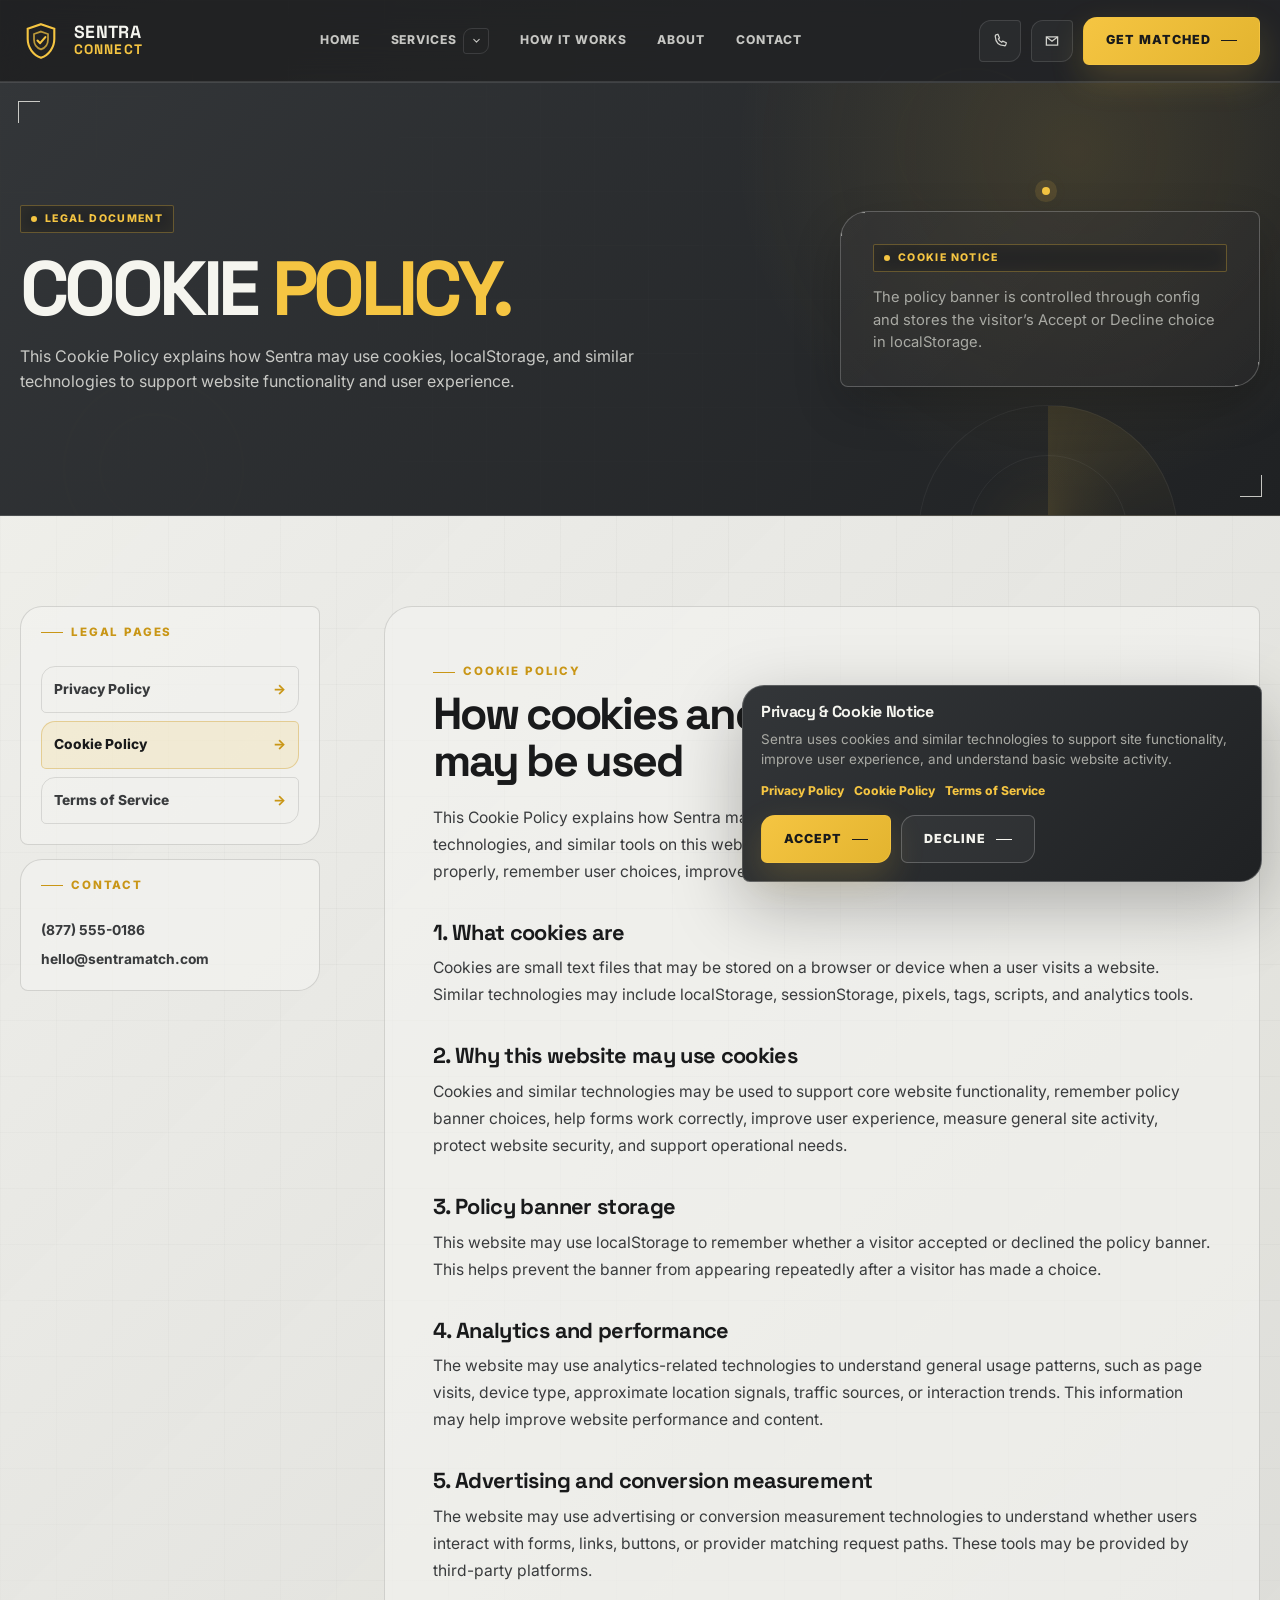
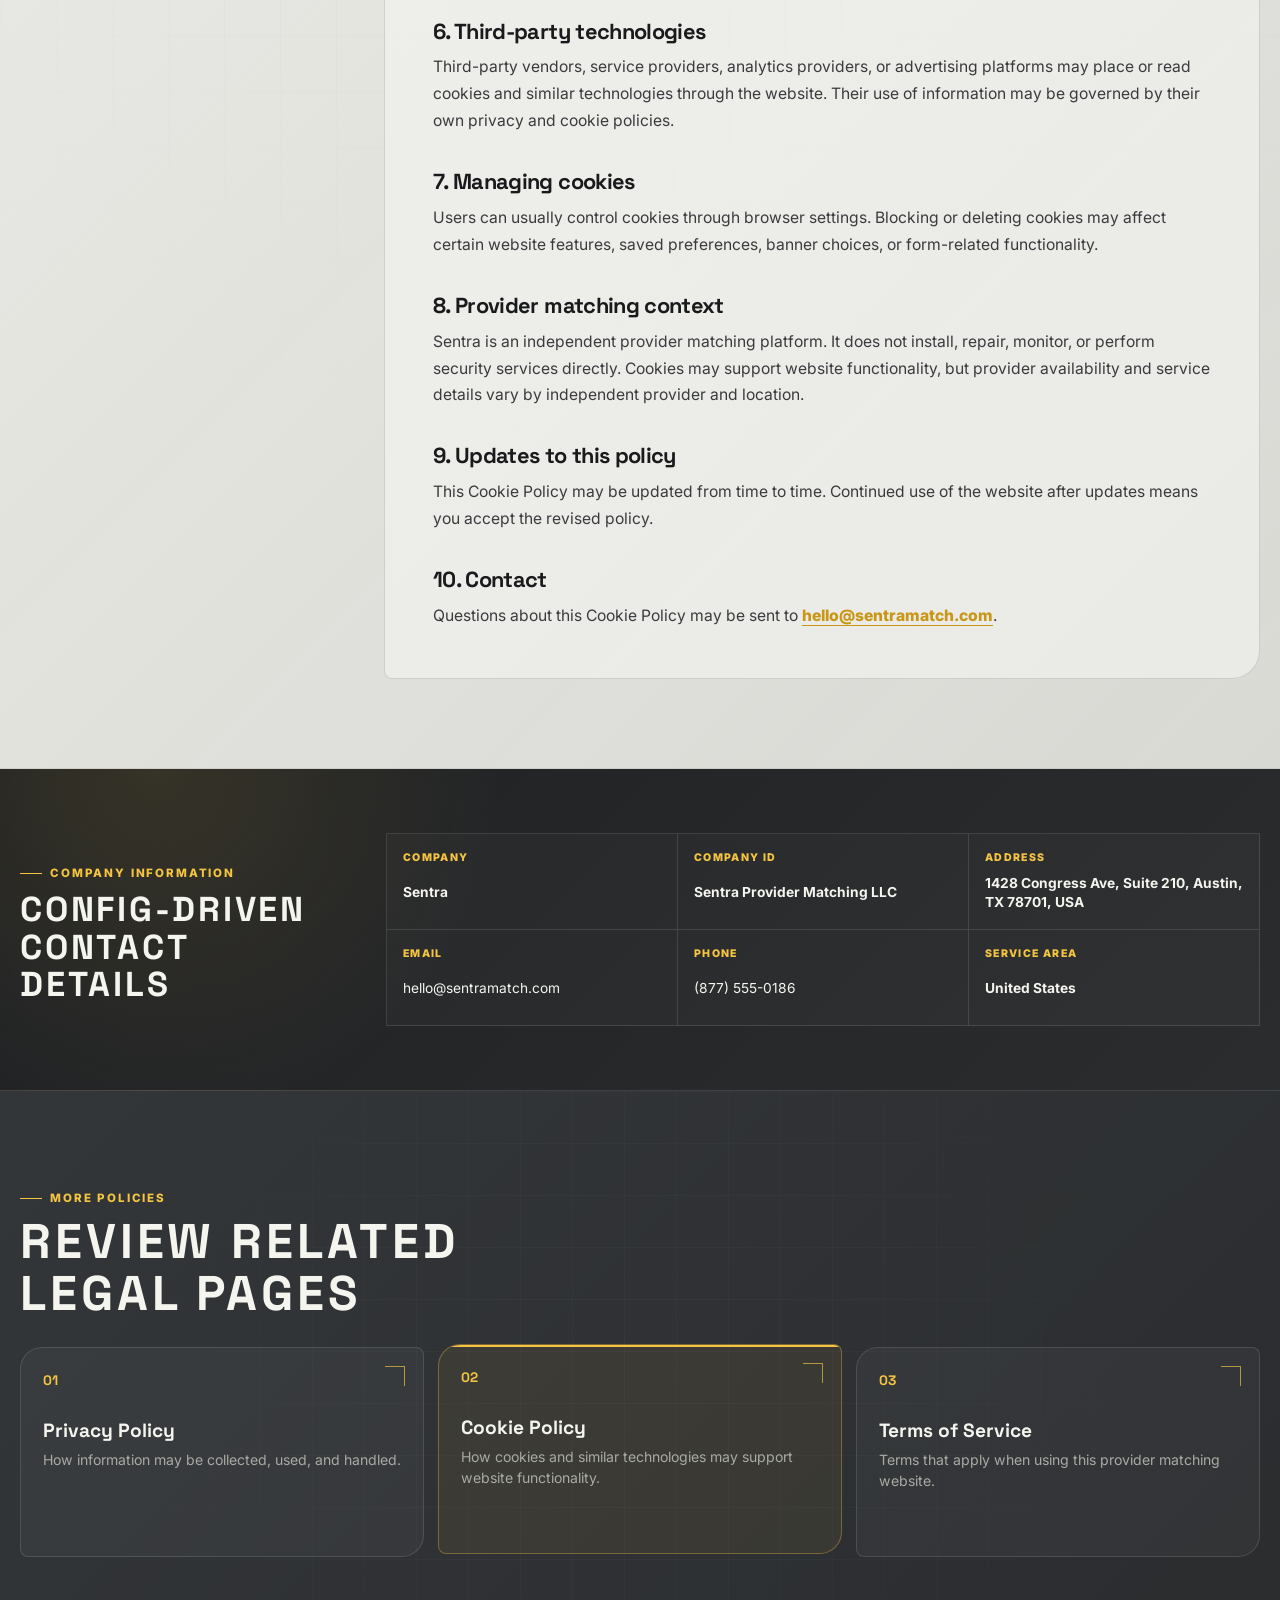
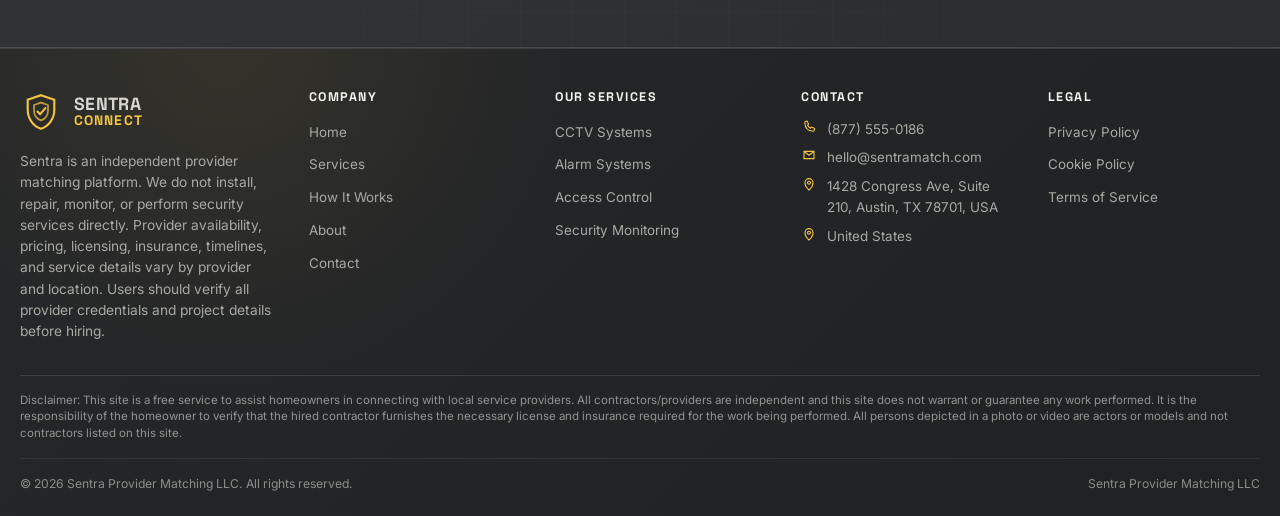
<file: cookie-policy.html>
<!DOCTYPE html>
<html lang="en">

<head>
    <meta charset="UTF-8">
    <meta name="viewport" content="width=device-width, initial-scale=1.0">

    <title>Cookie Policy | Sentra</title>
    <meta name="description"
        content="Read the Sentra cookie policy for information about cookies and similar technologies used on this website.">

<link rel="icon" type="image/svg+xml" href="./assets/icons/favicon.svg?v=7">
<link rel="alternate icon" href="./assets/icons/favicon.ico?v=7">
<link rel="shortcut icon" href="./assets/icons/favicon.ico?v=7">
<link rel="apple-touch-icon" href="./assets/icons/apple-touch-icon.png?v=7">

    <link rel="preconnect" href="https://fonts.googleapis.com">
    <link rel="preconnect" href="https://fonts.gstatic.com" crossorigin>
    <link
        href="https://fonts.googleapis.com/css2?family=Inter:wght@400;500;600;700;800;900&family=Manrope:wght@400;500;600;700;800&family=Space+Grotesk:wght@500;600;700&display=swap"
        rel="stylesheet">

    <link rel="stylesheet" href="./css/style.css">
</head>

<body class="legal-page" data-legal-page="cookies">
    <a class="skip-link" href="#main">Skip to content</a>

    <div class="page-shell">
        <div data-site-header></div>

        <main id="main">
            <section class="legal-hero section-frame" id="legal-hero" aria-labelledby="legalHeroTitle">
                <div class="scanner-grid" aria-hidden="true"></div>
                <div class="security-radar legal-hero__radar" aria-hidden="true"></div>
                <span class="target-dot target-dot--yellow legal-hero__dot" aria-hidden="true"></span>

                <div class="container-wide legal-hero__inner">
                    <div class="legal-hero__content">
                        <span class="hud-label hud-label--active">Legal Document</span>

                        <h1 id="legalHeroTitle">
                            Cookie <span class="text-accent">Policy.</span>
                        </h1>

                        <p>
                            This Cookie Policy explains how <span data-company-name>Sentra</span> may use cookies,
                            localStorage, and similar technologies to support website functionality and user experience.
                        </p>
                    </div>

                    <aside class="legal-hero__meta corner-brackets" aria-label="Policy summary">
                        <span class="hud-label hud-label--active">Cookie Notice</span>

                        <p>
                            The policy banner is controlled through config and stores the visitor’s Accept or
                            Decline choice in localStorage.
                        </p>
                    </aside>
                </div>
            </section>

            <section class="legal-content-section section section--light" id="legal-content"
                aria-labelledby="legalContentTitle">
                <div class="container-wide legal-layout">
                    <aside class="legal-sidebar" aria-label="Legal navigation">
                        <div class="legal-sidebar__card">
                            <span class="section-kicker">Legal Pages</span>

                            <nav class="legal-sidebar__nav" aria-label="Policy links">
                                <a href="privacy-policy.html">Privacy Policy</a>
                                <a class="is-active" href="cookie-policy.html">Cookie Policy</a>
                                <a href="terms-of-service.html">Terms of Service</a>
                            </nav>
                        </div>

                        <div class="legal-sidebar__card">
                            <span class="section-kicker">Contact</span>

                            <div class="legal-sidebar__contact">
                                <a href="tel:+18775550186" data-phone-link data-phone-text>(877) 555-0186</a>
                                <a href="mailto:hello@sentramatch.com" data-email-link
                                    data-email-text>hello@sentramatch.com</a>
                            </div>
                        </div>
                    </aside>

                    <article class="legal-document" aria-labelledby="legalContentTitle">
                        <span class="section-kicker">Cookie Policy</span>

                        <h2 id="legalContentTitle">How cookies and similar technologies may be used</h2>

                        <p>
                            This Cookie Policy explains how <span data-company-name>Sentra</span> may use cookies,
                            localStorage, pixels, analytics-related technologies, and similar tools on this website.
                            These technologies may help the website function properly, remember user choices,
                            improve usability, and understand basic website activity.
                        </p>

                        <h3>1. What cookies are</h3>

                        <p>
                            Cookies are small text files that may be stored on a browser or device when a user
                            visits a website. Similar technologies may include localStorage, sessionStorage,
                            pixels, tags, scripts, and analytics tools.
                        </p>

                        <h3>2. Why this website may use cookies</h3>

                        <p>
                            Cookies and similar technologies may be used to support core website functionality,
                            remember policy banner choices, help forms work correctly, improve user experience,
                            measure general site activity, protect website security, and support operational needs.
                        </p>

                        <h3>3. Policy banner storage</h3>

                        <p>
                            This website may use localStorage to remember whether a visitor accepted or declined
                            the policy banner. This helps prevent the banner from appearing repeatedly after a
                            visitor has made a choice.
                        </p>

                        <h3>4. Analytics and performance</h3>

                        <p>
                            The website may use analytics-related technologies to understand general usage patterns,
                            such as page visits, device type, approximate location signals, traffic sources, or
                            interaction trends. This information may help improve website performance and content.
                        </p>

                        <h3>5. Advertising and conversion measurement</h3>

                        <p>
                            The website may use advertising or conversion measurement technologies to understand
                            whether users interact with forms, links, buttons, or provider matching request paths.
                            These tools may be provided by third-party platforms.
                        </p>

                        <h3>6. Third-party technologies</h3>

                        <p>
                            Third-party vendors, service providers, analytics providers, or advertising platforms
                            may place or read cookies and similar technologies through the website. Their use of
                            information may be governed by their own privacy and cookie policies.
                        </p>

                        <h3>7. Managing cookies</h3>

                        <p>
                            Users can usually control cookies through browser settings. Blocking or deleting cookies
                            may affect certain website features, saved preferences, banner choices, or form-related
                            functionality.
                        </p>

                        <h3>8. Provider matching context</h3>

                        <p>
                            <span data-company-name>Sentra</span> is an independent provider matching platform.
                            It does not install, repair, monitor, or perform security services directly. Cookies
                            may support website functionality, but provider availability and service details vary
                            by independent provider and location.
                        </p>

                        <h3>9. Updates to this policy</h3>

                        <p>
                            This Cookie Policy may be updated from time to time. Continued use of the website after
                            updates means you accept the revised policy.
                        </p>

                        <h3>10. Contact</h3>

                        <p>
                            Questions about this Cookie Policy may be sent to
                            <a href="mailto:hello@sentramatch.com" data-email-link
                                data-email-text>hello@sentramatch.com</a>.
                        </p>
                    </article>
                </div>
            </section>

            <section class="legal-contact-strip section--compact" id="legal-contact"
                aria-labelledby="legalContactTitle">
                <div class="container-wide">
                    <div class="legal-contact-strip__inner">
                        <div>
                            <span class="section-kicker">Company Information</span>

                            <h2 id="legalContactTitle" class="upper-title">
                                Config-driven contact details
                            </h2>
                        </div>

                        <div class="legal-contact-strip__grid">
                            <div class="legal-contact-strip__item">
                                <span>Company</span>
                                <strong data-company-name>Sentra</strong>
                            </div>

                            <div class="legal-contact-strip__item">
                                <span>Company ID</span>
                                <strong data-company-id>Sentra Provider Matching LLC</strong>
                            </div>

                            <div class="legal-contact-strip__item">
                                <span>Address</span>
                                <strong data-address-text>1428 Congress Ave, Suite 210, Austin, TX 78701, USA</strong>
                            </div>

                            <div class="legal-contact-strip__item">
                                <span>Email</span>
                                <a href="mailto:hello@sentramatch.com" data-email-link
                                    data-email-text>hello@sentramatch.com</a>
                            </div>

                            <div class="legal-contact-strip__item">
                                <span>Phone</span>
                                <a href="tel:+18775550186" data-phone-link data-phone-text>(877) 555-0186</a>
                            </div>

                            <div class="legal-contact-strip__item">
                                <span>Service Area</span>
                                <strong data-service-area>United States</strong>
                            </div>
                        </div>
                    </div>
                </div>
            </section>

            <section class="legal-policy-nav section section--medium" id="policy-navigation"
                aria-labelledby="policyNavTitle">
                <div class="container-wide">
                    <div class="legal-policy-nav__top">
                        <span class="section-kicker">More Policies</span>

                        <h2 id="policyNavTitle" class="upper-title">
                            Review related<br>
                            legal pages
                        </h2>
                    </div>

                    <div class="legal-policy-nav__grid">
                        <a class="legal-policy-card" href="privacy-policy.html">
                            <span>01</span>
                            <strong>Privacy Policy</strong>
                            <p>How information may be collected, used, and handled.</p>
                        </a>

                        <a class="legal-policy-card is-active" href="cookie-policy.html">
                            <span>02</span>
                            <strong>Cookie Policy</strong>
                            <p>How cookies and similar technologies may support website functionality.</p>
                        </a>

                        <a class="legal-policy-card" href="terms-of-service.html">
                            <span>03</span>
                            <strong>Terms of Service</strong>
                            <p>Terms that apply when using this provider matching website.</p>
                        </a>
                    </div>
                </div>
            </section>
        </main>

        <div data-site-footer></div>
        <div data-policy-banner></div>
    </div>

    <script src="./js/config.js"></script>
    <script src="./js/main.js"></script>
    <script src="./js/legal.js"></script>
</body>

</html>
</file>
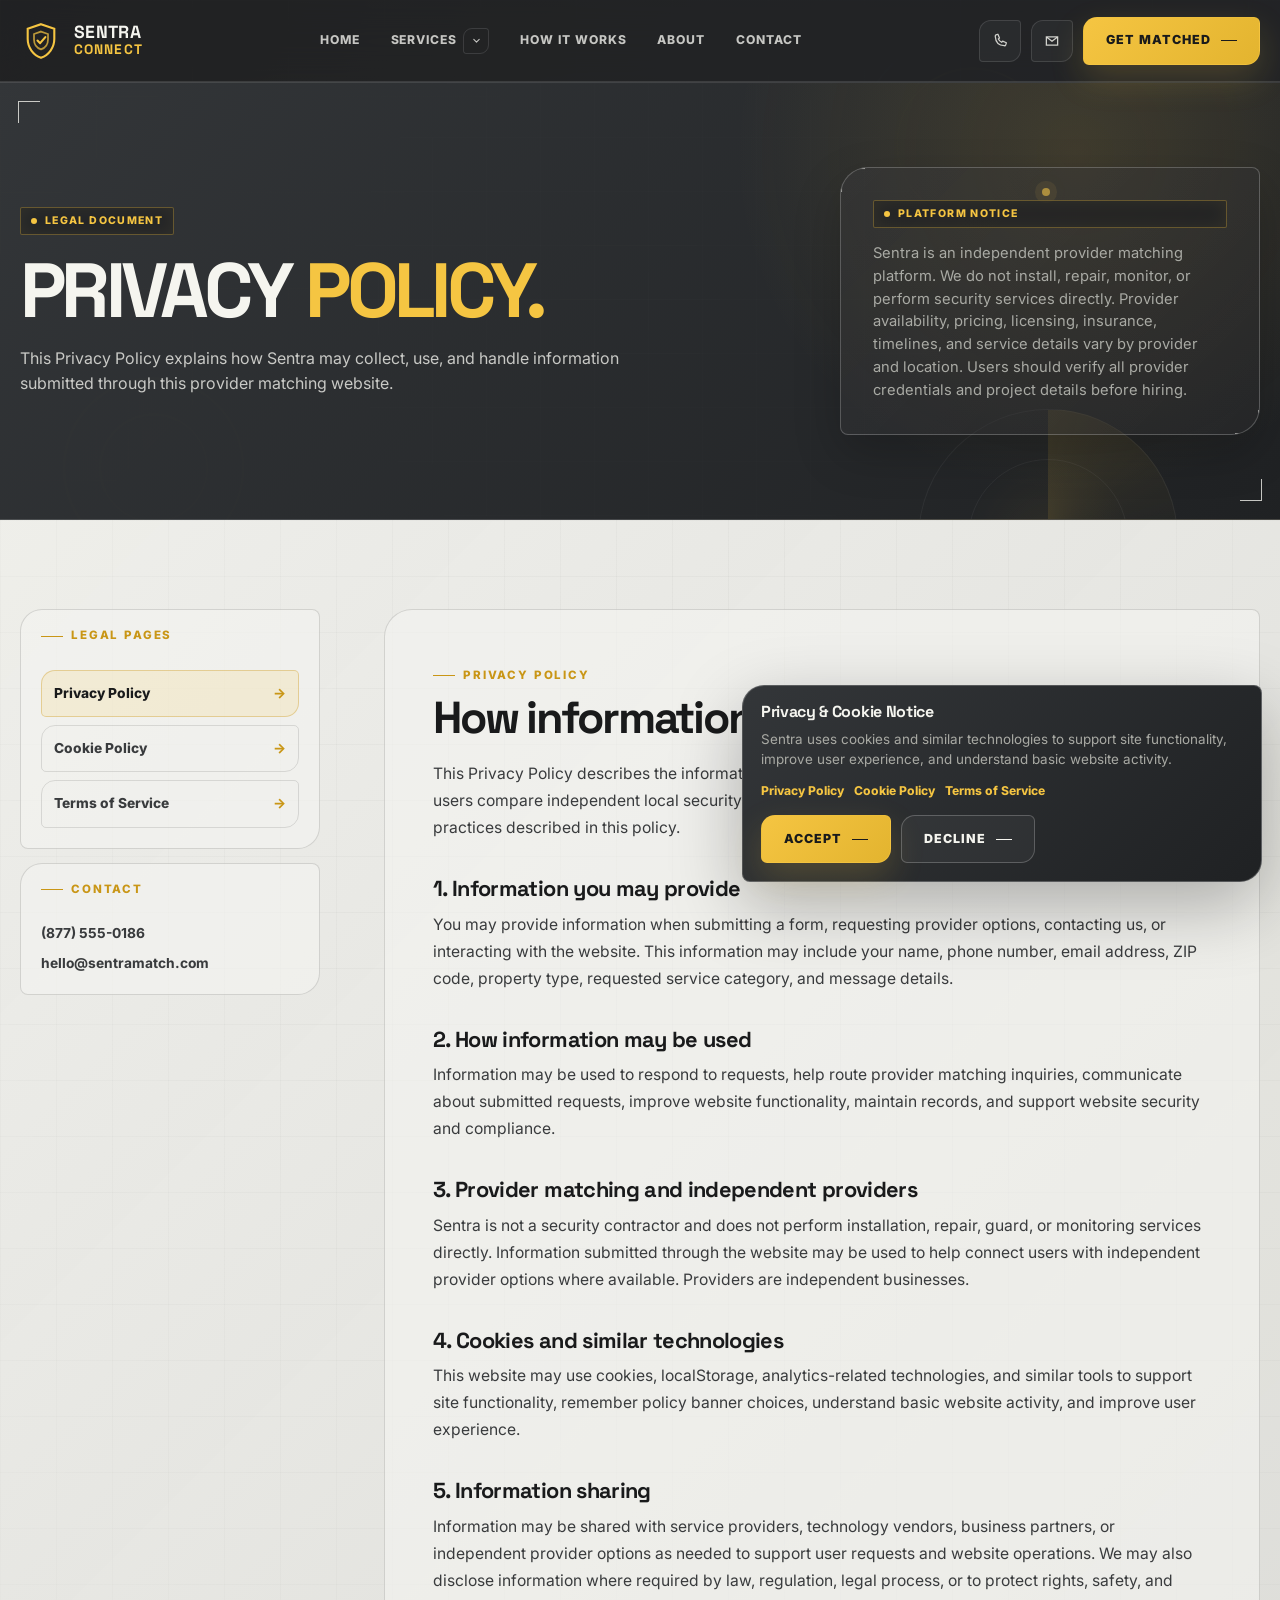
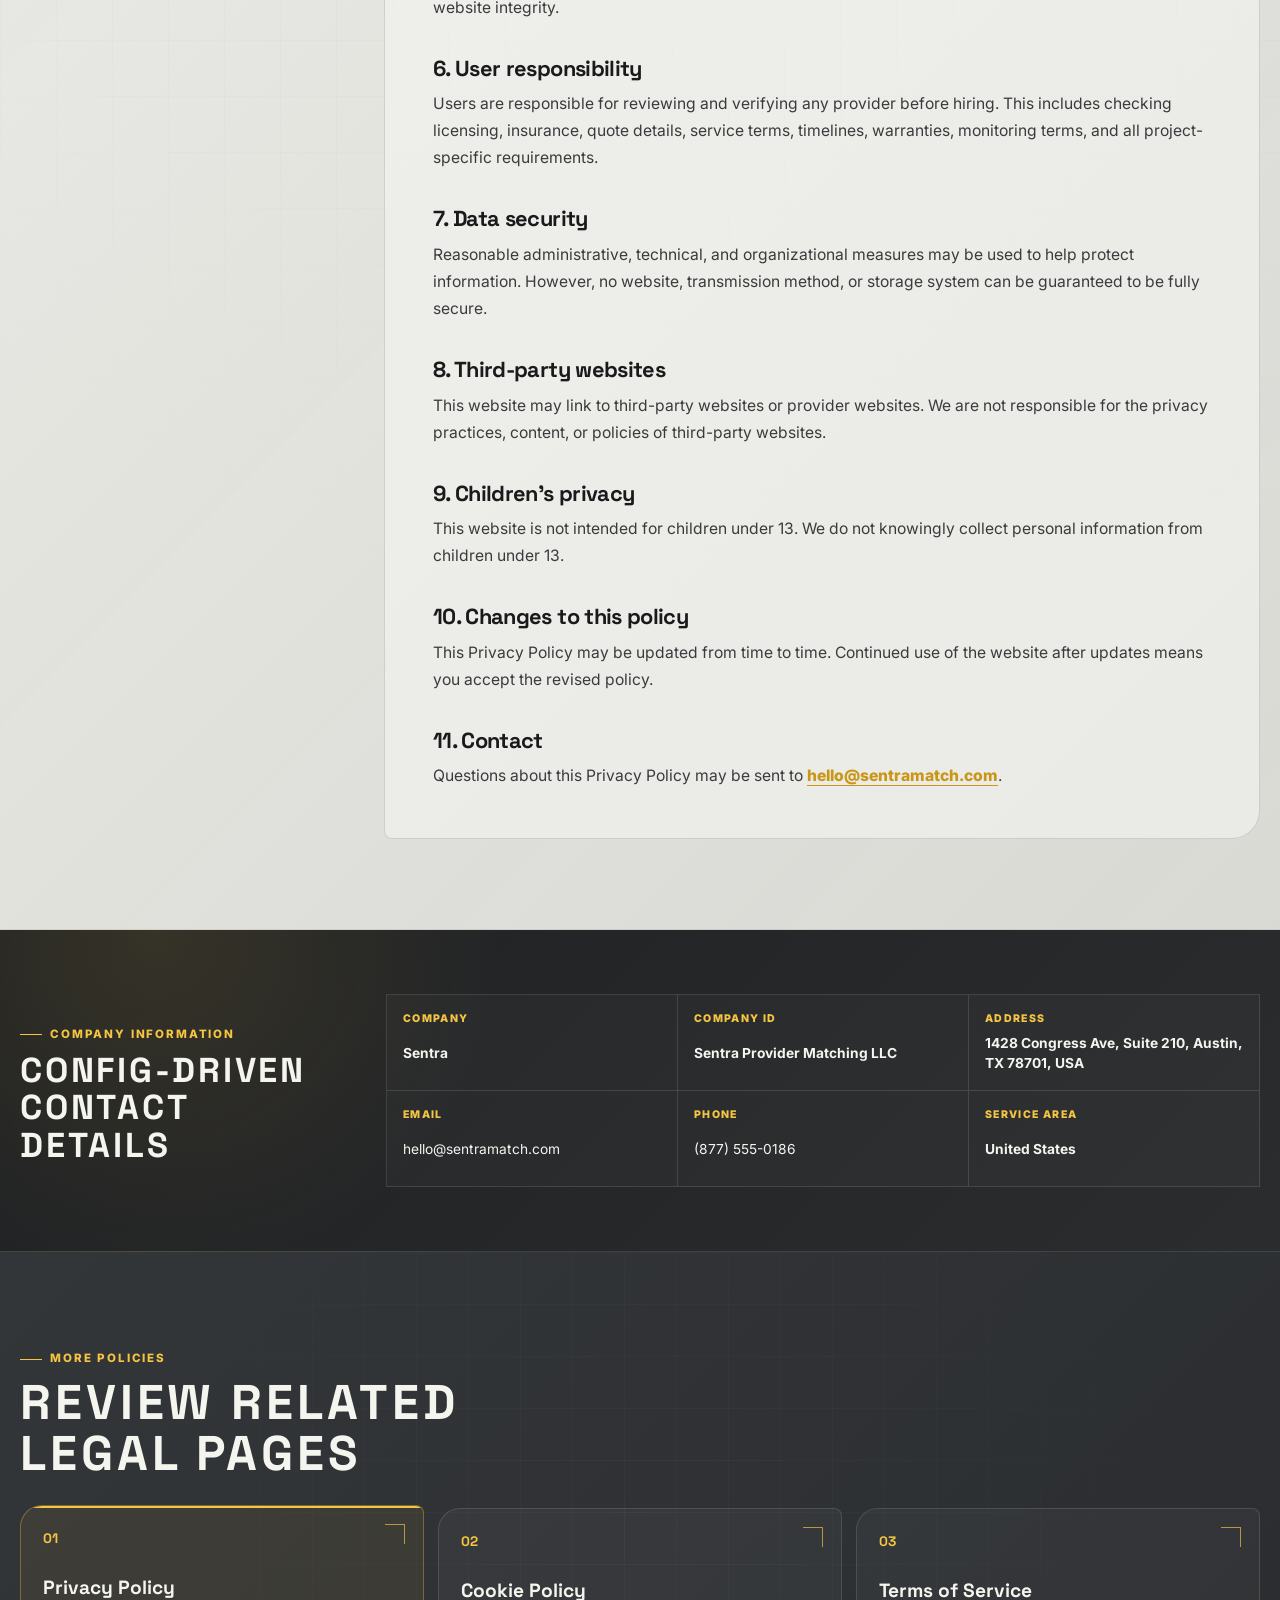
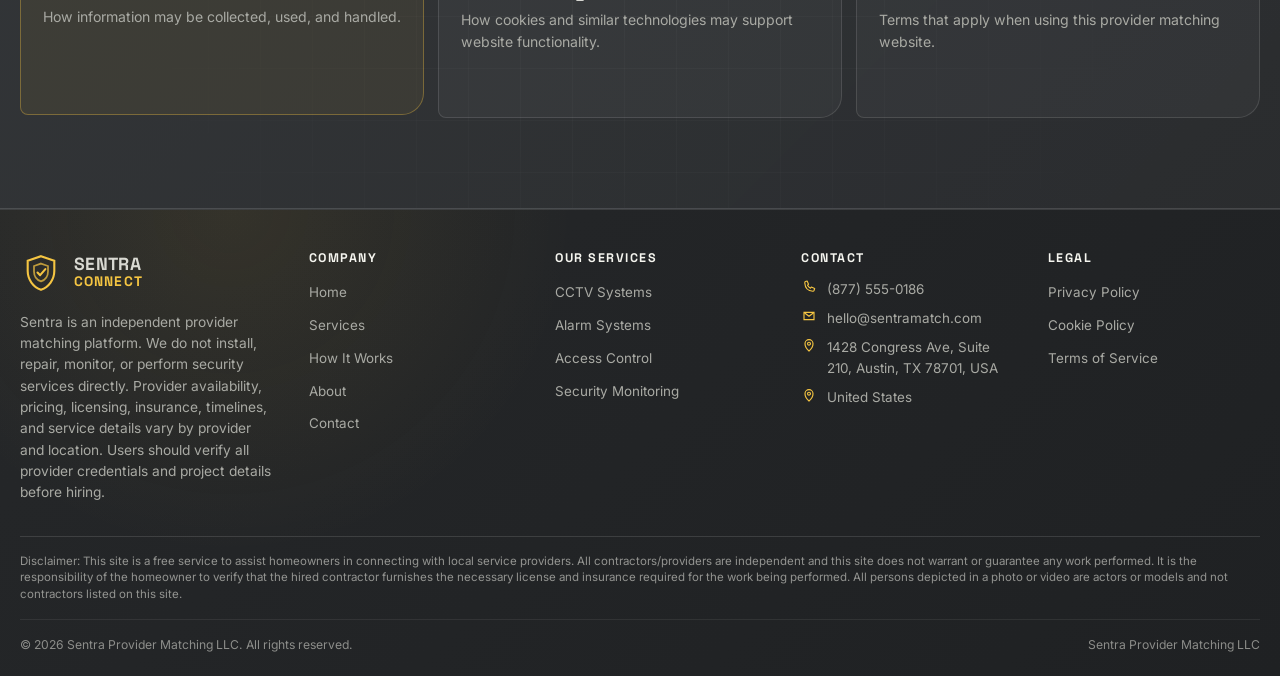
<file: privacy-policy.html>
<!DOCTYPE html>
<html lang="en">

<head>
    <meta charset="UTF-8">
    <meta name="viewport" content="width=device-width, initial-scale=1.0">

    <title>Privacy Policy | Sentra</title>
    <meta name="description"
        content="Read the Sentra privacy policy for information about data practices related to the security provider matching platform.">

<link rel="icon" type="image/svg+xml" href="./assets/icons/favicon.svg?v=7">
<link rel="alternate icon" href="./assets/icons/favicon.ico?v=7">
<link rel="shortcut icon" href="./assets/icons/favicon.ico?v=7">
<link rel="apple-touch-icon" href="./assets/icons/apple-touch-icon.png?v=7">

    <link rel="preconnect" href="https://fonts.googleapis.com">
    <link rel="preconnect" href="https://fonts.gstatic.com" crossorigin>
    <link
        href="https://fonts.googleapis.com/css2?family=Inter:wght@400;500;600;700;800;900&family=Manrope:wght@400;500;600;700;800&family=Space+Grotesk:wght@500;600;700&display=swap"
        rel="stylesheet">

    <link rel="stylesheet" href="./css/style.css">
</head>

<body class="legal-page" data-legal-page="privacy">
    <a class="skip-link" href="#main">Skip to content</a>

    <div class="page-shell">
        <div data-site-header></div>

        <main id="main">
            <section class="legal-hero section-frame" id="legal-hero" aria-labelledby="legalHeroTitle">
                <div class="scanner-grid" aria-hidden="true"></div>
                <div class="security-radar legal-hero__radar" aria-hidden="true"></div>
                <span class="target-dot target-dot--yellow legal-hero__dot" aria-hidden="true"></span>

                <div class="container-wide legal-hero__inner">
                    <div class="legal-hero__content">
                        <span class="hud-label hud-label--active">Legal Document</span>

                        <h1 id="legalHeroTitle">
                            Privacy <span class="text-accent">Policy.</span>
                        </h1>

                        <p>
                            This Privacy Policy explains how <span data-company-name>Sentra</span> may collect,
                            use, and handle information submitted through this provider matching website.
                        </p>
                    </div>

                    <aside class="legal-hero__meta corner-brackets" aria-label="Policy summary">
                        <span class="hud-label hud-label--active">Platform Notice</span>

                        <p data-legal-notice>
                            Sentra is an independent provider matching platform. We do not install, repair,
                            monitor, or perform security services directly.
                        </p>
                    </aside>
                </div>
            </section>

            <section class="legal-content-section section section--light" id="legal-content"
                aria-labelledby="legalContentTitle">
                <div class="container-wide legal-layout">
                    <aside class="legal-sidebar" aria-label="Legal navigation">
                        <div class="legal-sidebar__card">
                            <span class="section-kicker">Legal Pages</span>

                            <nav class="legal-sidebar__nav" aria-label="Policy links">
                                <a class="is-active" href="privacy-policy.html">Privacy Policy</a>
                                <a href="cookie-policy.html">Cookie Policy</a>
                                <a href="terms-of-service.html">Terms of Service</a>
                            </nav>
                        </div>

                        <div class="legal-sidebar__card">
                            <span class="section-kicker">Contact</span>

                            <div class="legal-sidebar__contact">
                                <a href="tel:+18775550186" data-phone-link data-phone-text>(877) 555-0186</a>
                                <a href="mailto:hello@sentramatch.com" data-email-link
                                    data-email-text>hello@sentramatch.com</a>
                            </div>
                        </div>
                    </aside>

                    <article class="legal-document" aria-labelledby="legalContentTitle">
                        <span class="section-kicker">Privacy Policy</span>

                        <h2 id="legalContentTitle">How information may be handled</h2>

                        <p>
                            This Privacy Policy describes the information practices for <span
                                data-company-name>Sentra</span>,
                            a provider matching website that helps users compare independent local security provider
                            options. By using this website, you agree to the practices described in this policy.
                        </p>

                        <h3>1. Information you may provide</h3>

                        <p>
                            You may provide information when submitting a form, requesting provider options,
                            contacting us, or interacting with the website. This information may include your name,
                            phone number, email address, ZIP code, property type, requested service category, and
                            message details.
                        </p>

                        <h3>2. How information may be used</h3>

                        <p>
                            Information may be used to respond to requests, help route provider matching inquiries,
                            communicate about submitted requests, improve website functionality, maintain records,
                            and support website security and compliance.
                        </p>

                        <h3>3. Provider matching and independent providers</h3>

                        <p>
                            <span data-company-name>Sentra</span> is not a security contractor and does not perform
                            installation, repair, guard, or monitoring services directly. Information submitted through
                            the website may be used to help connect users with independent provider options where
                            available. Providers are independent businesses.
                        </p>

                        <h3>4. Cookies and similar technologies</h3>

                        <p>
                            This website may use cookies, localStorage, analytics-related technologies, and similar
                            tools to support site functionality, remember policy banner choices, understand basic
                            website activity, and improve user experience.
                        </p>

                        <h3>5. Information sharing</h3>

                        <p>
                            Information may be shared with service providers, technology vendors, business partners,
                            or independent provider options as needed to support user requests and website operations.
                            We may also disclose information where required by law, regulation, legal process, or to
                            protect rights, safety, and website integrity.
                        </p>

                        <h3>6. User responsibility</h3>

                        <p>
                            Users are responsible for reviewing and verifying any provider before hiring. This includes
                            checking licensing, insurance, quote details, service terms, timelines, warranties,
                            monitoring terms, and all project-specific requirements.
                        </p>

                        <h3>7. Data security</h3>

                        <p>
                            Reasonable administrative, technical, and organizational measures may be used to help
                            protect information. However, no website, transmission method, or storage system can be
                            guaranteed to be fully secure.
                        </p>

                        <h3>8. Third-party websites</h3>

                        <p>
                            This website may link to third-party websites or provider websites. We are not responsible
                            for the privacy practices, content, or policies of third-party websites.
                        </p>

                        <h3>9. Children’s privacy</h3>

                        <p>
                            This website is not intended for children under 13. We do not knowingly collect personal
                            information from children under 13.
                        </p>

                        <h3>10. Changes to this policy</h3>

                        <p>
                            This Privacy Policy may be updated from time to time. Continued use of the website after
                            updates means you accept the revised policy.
                        </p>

                        <h3>11. Contact</h3>

                        <p>
                            Questions about this Privacy Policy may be sent to
                            <a href="mailto:hello@sentramatch.com" data-email-link
                                data-email-text>hello@sentramatch.com</a>.
                        </p>
                    </article>
                </div>
            </section>

            <section class="legal-contact-strip section--compact" id="legal-contact"
                aria-labelledby="legalContactTitle">
                <div class="container-wide">
                    <div class="legal-contact-strip__inner">
                        <div>
                            <span class="section-kicker">Company Information</span>

                            <h2 id="legalContactTitle" class="upper-title">
                                Config-driven contact details
                            </h2>
                        </div>

                        <div class="legal-contact-strip__grid">
                            <div class="legal-contact-strip__item">
                                <span>Company</span>
                                <strong data-company-name>Sentra</strong>
                            </div>

                            <div class="legal-contact-strip__item">
                                <span>Company ID</span>
                                <strong data-company-id>Sentra Provider Matching LLC</strong>
                            </div>

                            <div class="legal-contact-strip__item">
                                <span>Address</span>
                                <strong data-address-text>1428 Congress Ave, Suite 210, Austin, TX 78701, USA</strong>
                            </div>

                            <div class="legal-contact-strip__item">
                                <span>Email</span>
                                <a href="mailto:hello@sentramatch.com" data-email-link
                                    data-email-text>hello@sentramatch.com</a>
                            </div>

                            <div class="legal-contact-strip__item">
                                <span>Phone</span>
                                <a href="tel:+18775550186" data-phone-link data-phone-text>(877) 555-0186</a>
                            </div>

                            <div class="legal-contact-strip__item">
                                <span>Service Area</span>
                                <strong data-service-area>United States</strong>
                            </div>
                        </div>
                    </div>
                </div>
            </section>

            <section class="legal-policy-nav section section--medium" id="policy-navigation"
                aria-labelledby="policyNavTitle">
                <div class="container-wide">
                    <div class="legal-policy-nav__top">
                        <span class="section-kicker">More Policies</span>

                        <h2 id="policyNavTitle" class="upper-title">
                            Review related<br>
                            legal pages
                        </h2>
                    </div>

                    <div class="legal-policy-nav__grid">
                        <a class="legal-policy-card is-active" href="privacy-policy.html">
                            <span>01</span>
                            <strong>Privacy Policy</strong>
                            <p>How information may be collected, used, and handled.</p>
                        </a>

                        <a class="legal-policy-card" href="cookie-policy.html">
                            <span>02</span>
                            <strong>Cookie Policy</strong>
                            <p>How cookies and similar technologies may support website functionality.</p>
                        </a>

                        <a class="legal-policy-card" href="terms-of-service.html">
                            <span>03</span>
                            <strong>Terms of Service</strong>
                            <p>Terms that apply when using this provider matching website.</p>
                        </a>
                    </div>
                </div>
            </section>
        </main>

        <div data-site-footer></div>
        <div data-policy-banner></div>
    </div>

    <script src="./js/config.js"></script>
    <script src="./js/main.js"></script>
    <script src="./js/legal.js"></script>
</body>

</html>
</file>
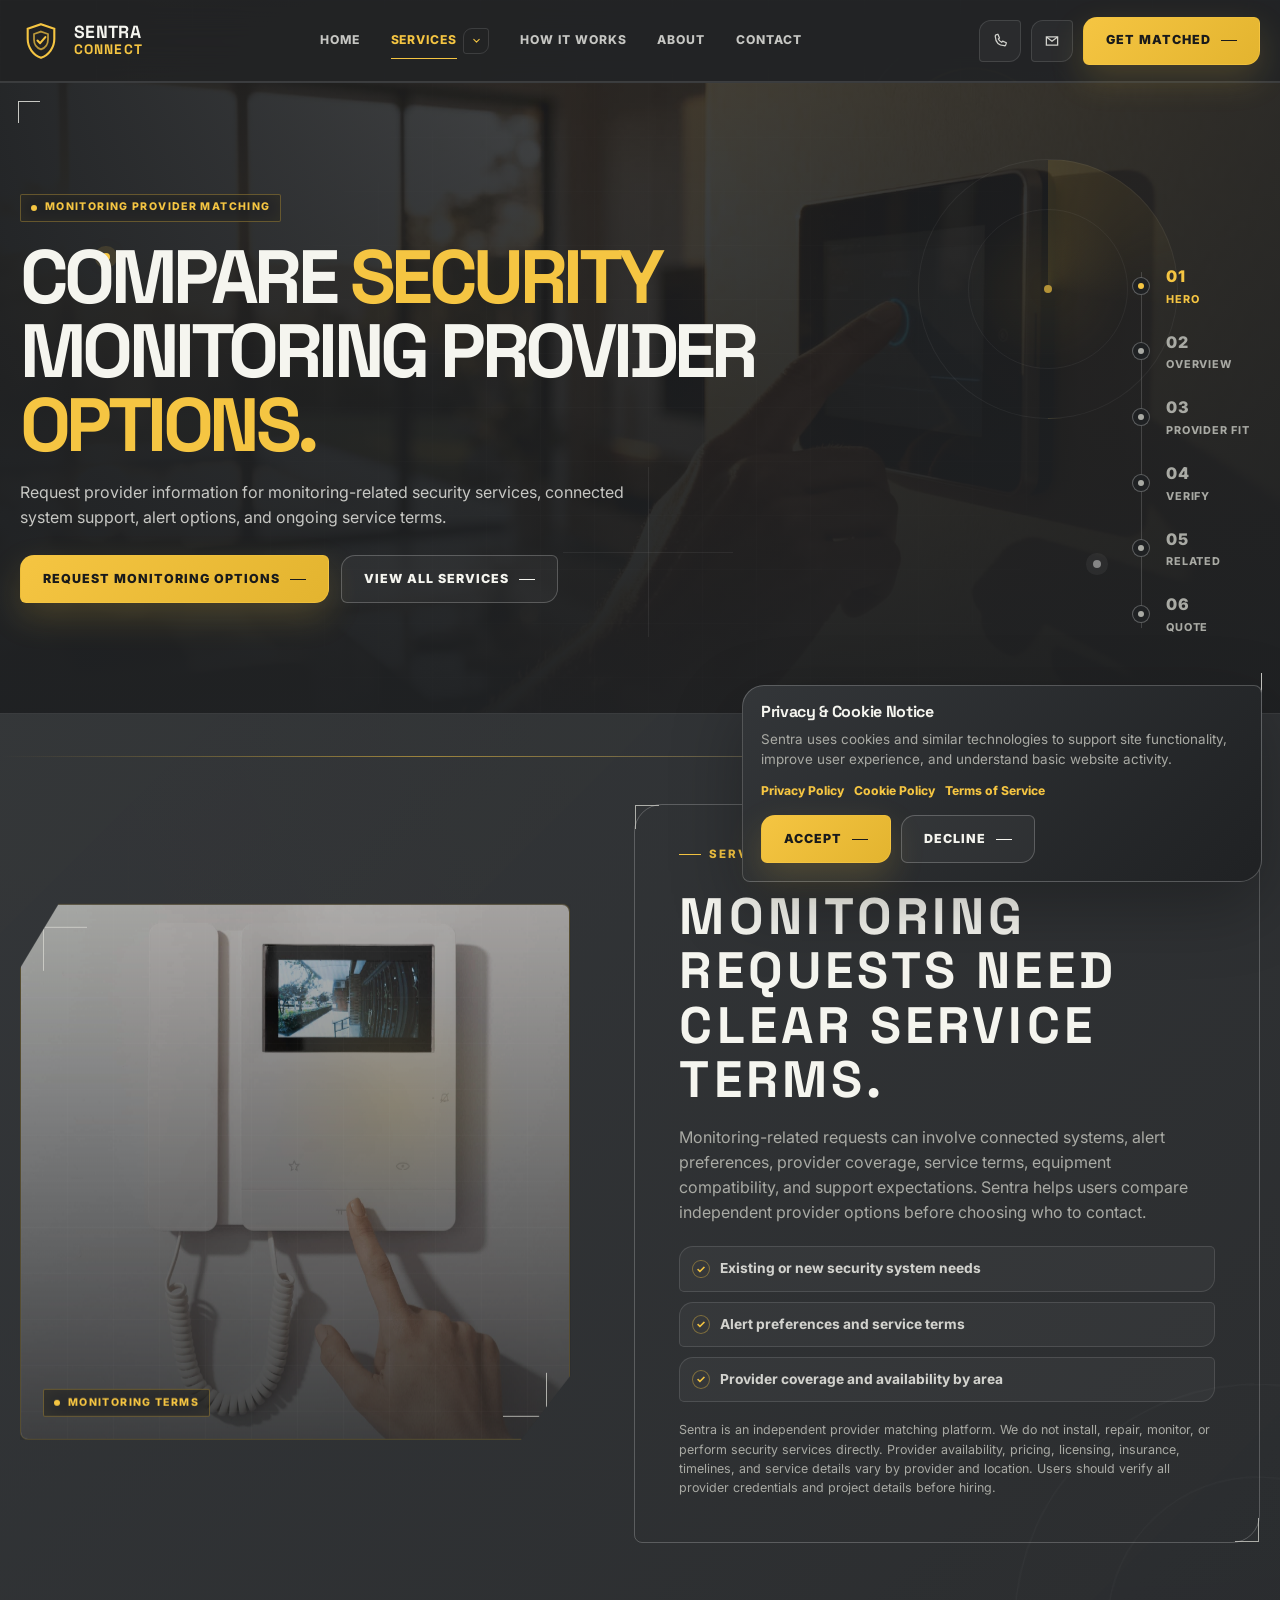
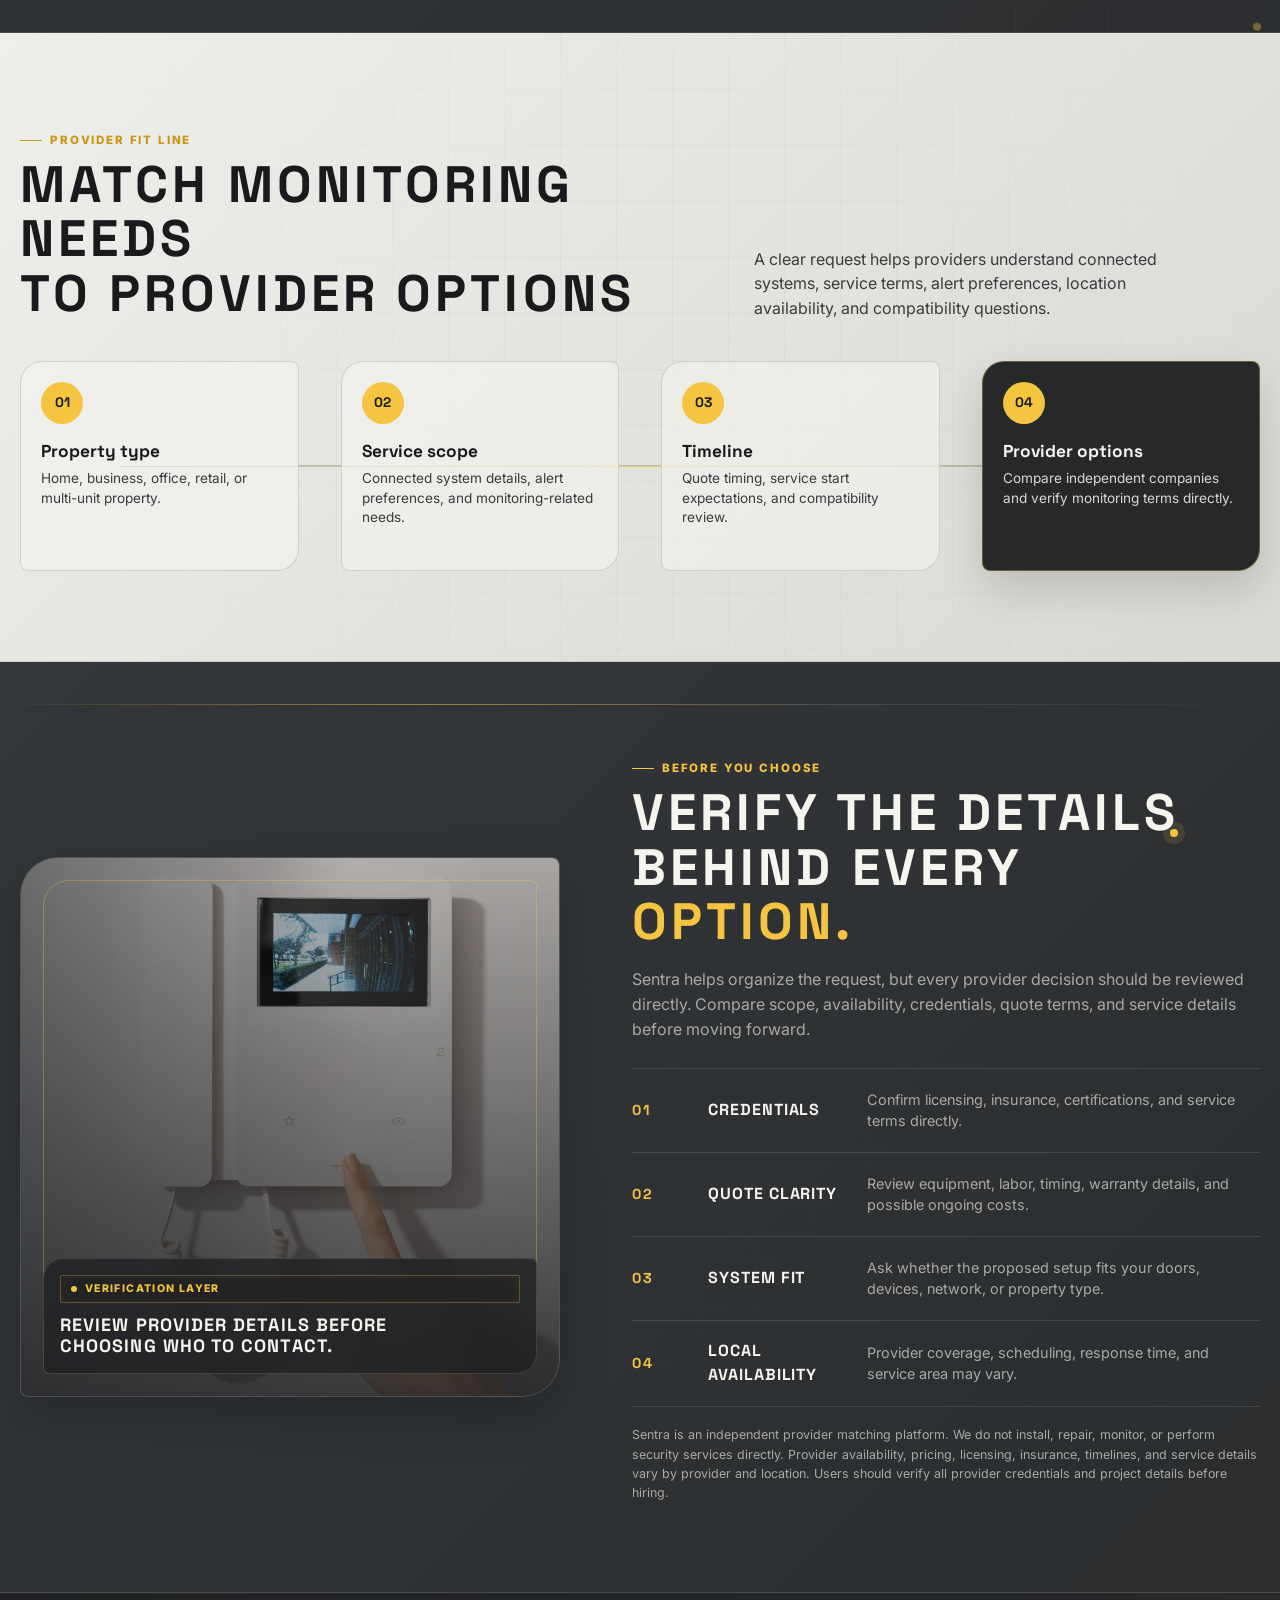
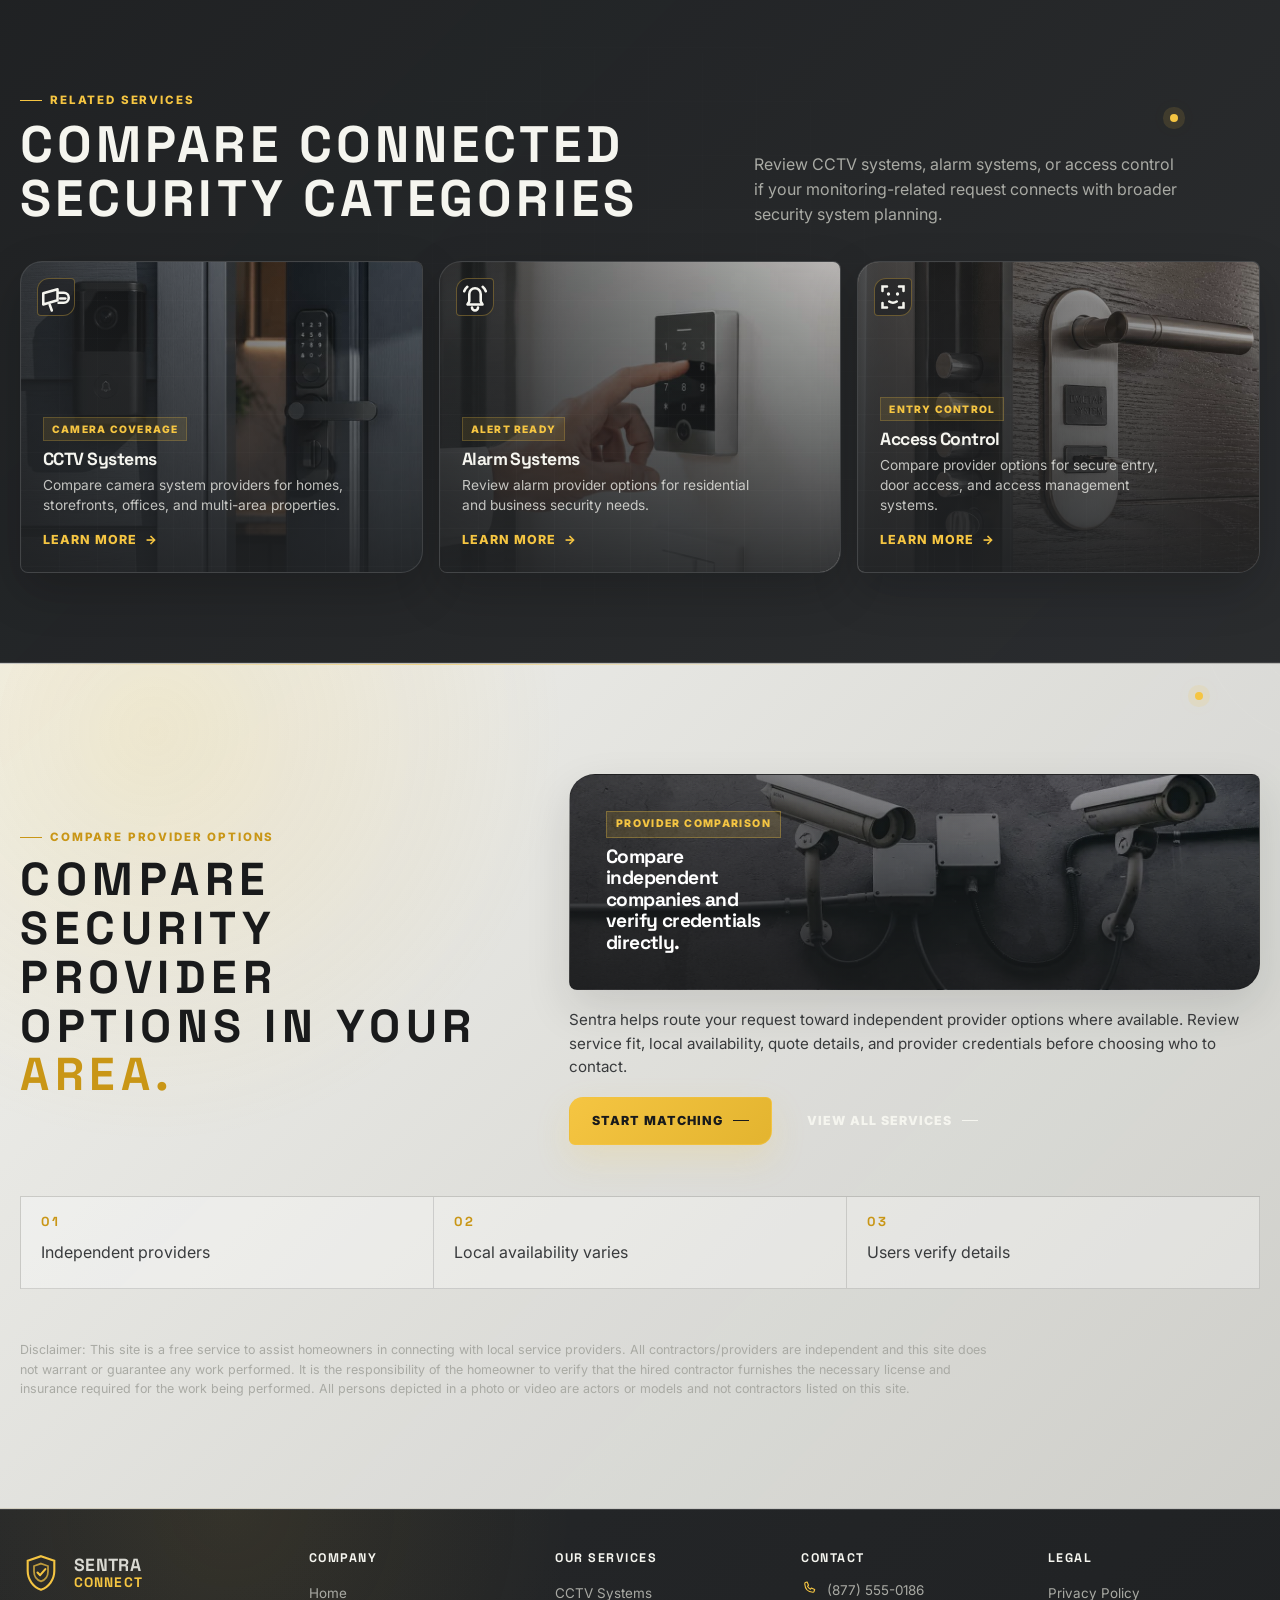
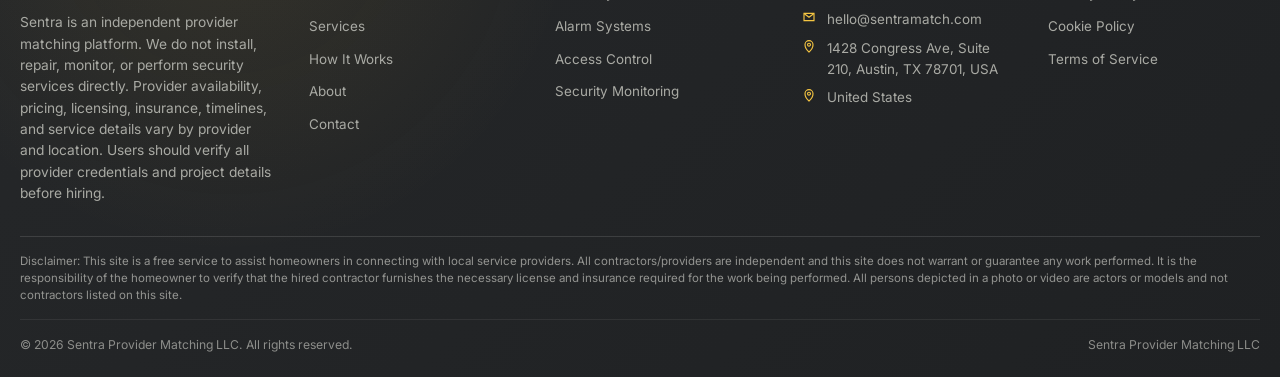
<file: security-monitoring.html>
<!DOCTYPE html>
<html lang="en">

<head>
    <meta charset="UTF-8">
    <meta name="viewport" content="width=device-width, initial-scale=1.0">

    <title>Security Monitoring Provider Options | Sentra</title>
    <meta name="description"
        content="Compare independent provider options for monitoring-related security service requests and connected system support.">
<link rel="icon" type="image/svg+xml" href="./assets/icons/favicon.svg?v=7">
<link rel="alternate icon" href="./assets/icons/favicon.ico?v=7">
<link rel="shortcut icon" href="./assets/icons/favicon.ico?v=7">
<link rel="apple-touch-icon" href="./assets/icons/apple-touch-icon.png?v=7">

    <link rel="preconnect" href="https://fonts.googleapis.com">
    <link rel="preconnect" href="https://fonts.gstatic.com" crossorigin>
    <link
        href="https://fonts.googleapis.com/css2?family=Inter:wght@400;500;600;700;800;900&family=Manrope:wght@400;500;600;700;800&family=Space+Grotesk:wght@500;600;700&display=swap"
        rel="stylesheet">

    <link rel="stylesheet" href="./css/style.css">
</head>

<body class="service-detail-page" data-service-id="security-monitoring">
    <a class="skip-link" href="#main">Skip to content</a>

    <div class="page-shell">
        <div data-site-header></div>

        <nav class="section-nav" aria-label="Security Monitoring section navigation">
            <a class="section-nav__link" href="#service-hero" data-section-nav-link="service-hero">
                <span class="section-nav__dot" aria-hidden="true"></span>
                <span class="section-nav__text">
                    <span class="section-nav__number">01</span>
                    <span>Hero</span>
                </span>
            </a>

            <a class="section-nav__link" href="#service-overview" data-section-nav-link="service-overview">
                <span class="section-nav__dot" aria-hidden="true"></span>
                <span class="section-nav__text">
                    <span class="section-nav__number">02</span>
                    <span>Overview</span>
                </span>
            </a>

            <a class="section-nav__link" href="#provider-fit" data-section-nav-link="provider-fit">
                <span class="section-nav__dot" aria-hidden="true"></span>
                <span class="section-nav__text">
                    <span class="section-nav__number">03</span>
                    <span>Provider Fit</span>
                </span>
            </a>

            <a class="section-nav__link" href="#provider-verify" data-section-nav-link="provider-verify">
                <span class="section-nav__dot" aria-hidden="true"></span>
                <span class="section-nav__text">
                    <span class="section-nav__number">04</span>
                    <span>Verify</span>
                </span>
            </a>

            <a class="section-nav__link" href="#related-services" data-section-nav-link="related-services">
                <span class="section-nav__dot" aria-hidden="true"></span>
                <span class="section-nav__text">
                    <span class="section-nav__number">05</span>
                    <span>Related</span>
                </span>
            </a>

            <a class="section-nav__link" href="#service-quote" data-section-nav-link="service-quote">
                <span class="section-nav__dot" aria-hidden="true"></span>
                <span class="section-nav__text">
                    <span class="section-nav__number">06</span>
                    <span>Quote</span>
                </span>
            </a>
        </nav>

        <main id="main">
            <section class="service-hero section-frame" id="service-hero" aria-labelledby="serviceHeroTitle">
                <picture class="service-hero__bg">
                    <img src="./assets/images/monitoring-hero.jpg"
                        alt="Security monitoring screens and control room environment">
                </picture>

                <div class="service-hero__overlay" aria-hidden="true"></div>
                <div class="scanner-grid" aria-hidden="true"></div>
                <div class="security-radar service-hero__radar" aria-hidden="true"></div>
                <div class="security-crosshair service-hero__crosshair" aria-hidden="true"></div>
                <span class="target-dot target-dot--yellow service-hero__dot service-hero__dot--one"
                    aria-hidden="true"></span>
                <span class="target-dot service-hero__dot service-hero__dot--two" aria-hidden="true"></span>

                <div class="container-wide service-hero__inner">
                    <div class="service-hero__content">
                        <span class="hud-label hud-label--active">Monitoring Provider Matching</span>

                        <h1 id="serviceHeroTitle">
                            Compare <span class="text-accent">Security</span><br>
                            Monitoring Provider<br>
                            <span class="text-accent">Options.</span>
                        </h1>

                        <p>
                            Request provider information for monitoring-related security services,
                            connected system support, alert options, and ongoing service terms.
                        </p>

                        <div class="service-hero__actions">
                            <a class="btn btn--primary" href="#service-quote">Request Monitoring Options</a>
                            <a class="btn btn--outline" href="services.html">View All Services</a>
                        </div>
                    </div>

                
                </div>
            </section>

            <section class="service-overview section section--medium" id="service-overview"
                aria-labelledby="serviceOverviewTitle">
                <div class="body-target body-target--large service-overview__target" aria-hidden="true"></div>
                <span class="technical-line service-overview__line" aria-hidden="true"></span>

                <div class="container-wide">
                    <div class="service-overview__layout">
                        <div class="service-overview__media">
                            <img src="./assets/images/service-monitoring.jpg"
                                alt="Monitoring wall with connected security screens">
                            <span class="hud-label hud-label--active">Monitoring Terms</span>
                            <span class="service-overview__corner service-overview__corner--one"
                                aria-hidden="true"></span>
                            <span class="service-overview__corner service-overview__corner--two"
                                aria-hidden="true"></span>
                        </div>

                        <article class="service-overview__panel corner-brackets">
                            <span class="section-kicker">Service Overview</span>

                            <h2 id="serviceOverviewTitle" class="upper-title">
                                Monitoring requests need<br>
                                clear service terms.
                            </h2>

                            <p>
                                Monitoring-related requests can involve connected systems, alert preferences,
                                provider coverage, service terms, equipment compatibility, and support expectations.
                                Sentra helps users compare independent provider options before choosing who to contact.
                            </p>

                            <ul class="service-overview__bullets">
                                <li>Existing or new security system needs</li>
                                <li>Alert preferences and service terms</li>
                                <li>Provider coverage and availability by area</li>
                            </ul>

                            <p class="legal-note" data-legal-notice>
                                Sentra is an independent provider matching platform. We do not install,
                                repair, monitor, or perform security services directly.
                            </p>
                        </article>
                    </div>
                </div>
            </section>

            <section class="provider-fit section section--light" id="provider-fit" aria-labelledby="providerFitTitle">
                <div class="security-crosshair provider-fit__crosshair" aria-hidden="true"></div>
                <span class="target-dot target-dot--yellow provider-fit__dot" aria-hidden="true"></span>

                <div class="container-wide">
                    <div class="provider-fit__top">
                        <div class="section-heading">
                            <span class="section-kicker">Provider Fit Line</span>

                            <h2 id="providerFitTitle" class="upper-title">
                                Match monitoring needs<br>
                                to provider options
                            </h2>
                        </div>

                        <p>
                            A clear request helps providers understand connected systems, service terms,
                            alert preferences, location availability, and compatibility questions.
                        </p>
                    </div>

                    <div class="provider-fit-line" aria-label="Provider fit flow">
                        <article class="provider-fit-line__item">
                            <span class="provider-fit-line__number">01</span>
                            <strong>Property type</strong>
                            <p>Home, business, office, retail, or multi-unit property.</p>
                        </article>

                        <span class="provider-fit-line__connector" aria-hidden="true"></span>

                        <article class="provider-fit-line__item">
                            <span class="provider-fit-line__number">02</span>
                            <strong>Service scope</strong>
                            <p>Connected system details, alert preferences, and monitoring-related needs.</p>
                        </article>

                        <span class="provider-fit-line__connector" aria-hidden="true"></span>

                        <article class="provider-fit-line__item">
                            <span class="provider-fit-line__number">03</span>
                            <strong>Timeline</strong>
                            <p>Quote timing, service start expectations, and compatibility review.</p>
                        </article>

                        <span class="provider-fit-line__connector" aria-hidden="true"></span>

                        <article class="provider-fit-line__item provider-fit-line__item--accent">
                            <span class="provider-fit-line__number">04</span>
                            <strong>Provider options</strong>
                            <p class="text-white-only">Compare independent companies and verify monitoring terms directly.</p>
                        </article>
                    </div>
                </div>
            </section>

        <section class="provider-verify section section--medium" id="provider-verify" aria-labelledby="providerVerifyTitle">
            <div class="scanner-grid" aria-hidden="true"></div>
            <span class="technical-line provider-verify__line" aria-hidden="true"></span>
            <span class="target-dot target-dot--yellow provider-verify__dot" aria-hidden="true"></span>
        
            <div class="container-wide">
                <div class="provider-verify__layout">
                    <figure class="provider-verify__photo">
                        <img src="./assets/images/service-monitoring.jpg" alt="Security provider verification workspace">
        
                        <figcaption class="provider-verify__caption">
                            <span class="hud-label hud-label--active">Verification Layer</span>
                            <strong>Review provider details before choosing who to contact.</strong>
                        </figcaption>
                    </figure>
        
                    <div class="provider-verify__content">
                        <span class="section-kicker">Before You Choose</span>
        
                        <h2 id="providerVerifyTitle" class="upper-title">
                            Verify the details<br>
                            behind every <span class="text-accent">option.</span>
                        </h2>
        
                        <p>
                            Sentra helps organize the request, but every provider decision should be reviewed directly.
                            Compare scope, availability, credentials, quote terms, and service details before moving forward.
                        </p>
        
                        <div class="provider-verify__lines" aria-label="Provider verification points">
                            <div class="provider-verify__line-item">
                                <span>01</span>
                                <strong>Credentials</strong>
                                <p>Confirm licensing, insurance, certifications, and service terms directly.</p>
                            </div>
        
                            <div class="provider-verify__line-item">
                                <span>02</span>
                                <strong>Quote clarity</strong>
                                <p>Review equipment, labor, timing, warranty details, and possible ongoing costs.</p>
                            </div>
        
                            <div class="provider-verify__line-item">
                                <span>03</span>
                                <strong>System fit</strong>
                                <p>Ask whether the proposed setup fits your doors, devices, network, or property type.</p>
                            </div>
        
                            <div class="provider-verify__line-item">
                                <span>04</span>
                                <strong>Local availability</strong>
                                <p>Provider coverage, scheduling, response time, and service area may vary.</p>
                            </div>
                        </div>
        
                        <p class="legal-note provider-verify__legal" data-legal-notice>
                            Sentra is an independent provider matching platform. We do not install, repair,
                            monitor, or perform security services directly.
                        </p>
                    </div>
                </div>
            </div>
        </section>

            <section class="related-services section section--dark" id="related-services"
                aria-labelledby="relatedServicesTitle">
                <div class="scanner-grid" aria-hidden="true"></div>
                <span class="target-dot target-dot--yellow related-services__dot" aria-hidden="true"></span>

                <div class="container-wide">
                    <div class="related-services__top">
                        <div class="section-heading">
                            <span class="section-kicker">Related Services</span>

                            <h2 id="relatedServicesTitle" class="upper-title">
                                Compare connected<br>
                                security categories
                            </h2>
                        </div>

                        <p>
                            Review CCTV systems, alarm systems, or access control if your monitoring-related
                            request connects with broader security system planning.
                        </p>
                    </div>

                    <div class="related-services__grid" data-related-services
                        data-current-service="security-monitoring"></div>
                </div>
            </section>

        <section class="service-quote service-quote--light section--compact" id="service-quote"
            aria-labelledby="serviceQuoteTitle">
            <div class="body-target service-quote__target" aria-hidden="true"></div>
            <span class="technical-line service-quote__line" aria-hidden="true"></span>
            <span class="target-dot target-dot--yellow service-quote__dot" aria-hidden="true"></span>
        
            <div class="container-wide">
                <div class="service-quote-light">
                    <div class="service-quote-light__heading">
                        <span class="section-kicker">Compare Provider Options</span>
        
                        <h2 id="serviceQuoteTitle" class="upper-title">
                            Compare security provider<br>
                            options in your <span class="text-accent">area.</span>
                        </h2>
                    </div>
        
                <div class="service-quote-light__content">
                <div class="service-quote-light__photo" aria-label="Security provider comparison">
                    <div class="service-quote-light__photo-content">
                        <span>Provider comparison</span>
                        <strong>Compare independent companies and verify credentials directly.</strong>
                    </div>
                </div>
                
                    <p>
                        Sentra helps route your request toward independent provider options where available.
                        Review service fit, local availability, quote details, and provider credentials before
                        choosing who to contact.
                    </p>
                
                    <div class="service-quote-light__actions">
                        <a class="btn btn--primary" href="contact.html">Start Matching</a>
                        <a class="btn btn--dark-outline" href="services.html">View All Services</a>
                    </div>
                </div>
        
                    <div class="service-quote-light__points" aria-label="Important provider matching notes">
                        <span>
                            <strong>01</strong>
                            Independent providers
                        </span>
        
                        <span>
                            <strong>02</strong>
                            Local availability varies
                        </span>
        
                        <span>
                            <strong>03</strong>
                            Users verify details
                        </span>
                    </div>
        
                    <p class="legal-note service-quote-light__legal" data-disclaimer>
                        Disclaimer: This site is a free service to assist homeowners in connecting with local
                        service providers.
                    </p>
                </div>
            </div>
        </section>
        </main>

        <div data-site-footer></div>
        <div data-policy-banner></div>
    </div>

    <script src="./js/config.js"></script>
    <script src="./js/main.js"></script>
    <script src="./js/service-page.js"></script>
</body>

</html>
</file>
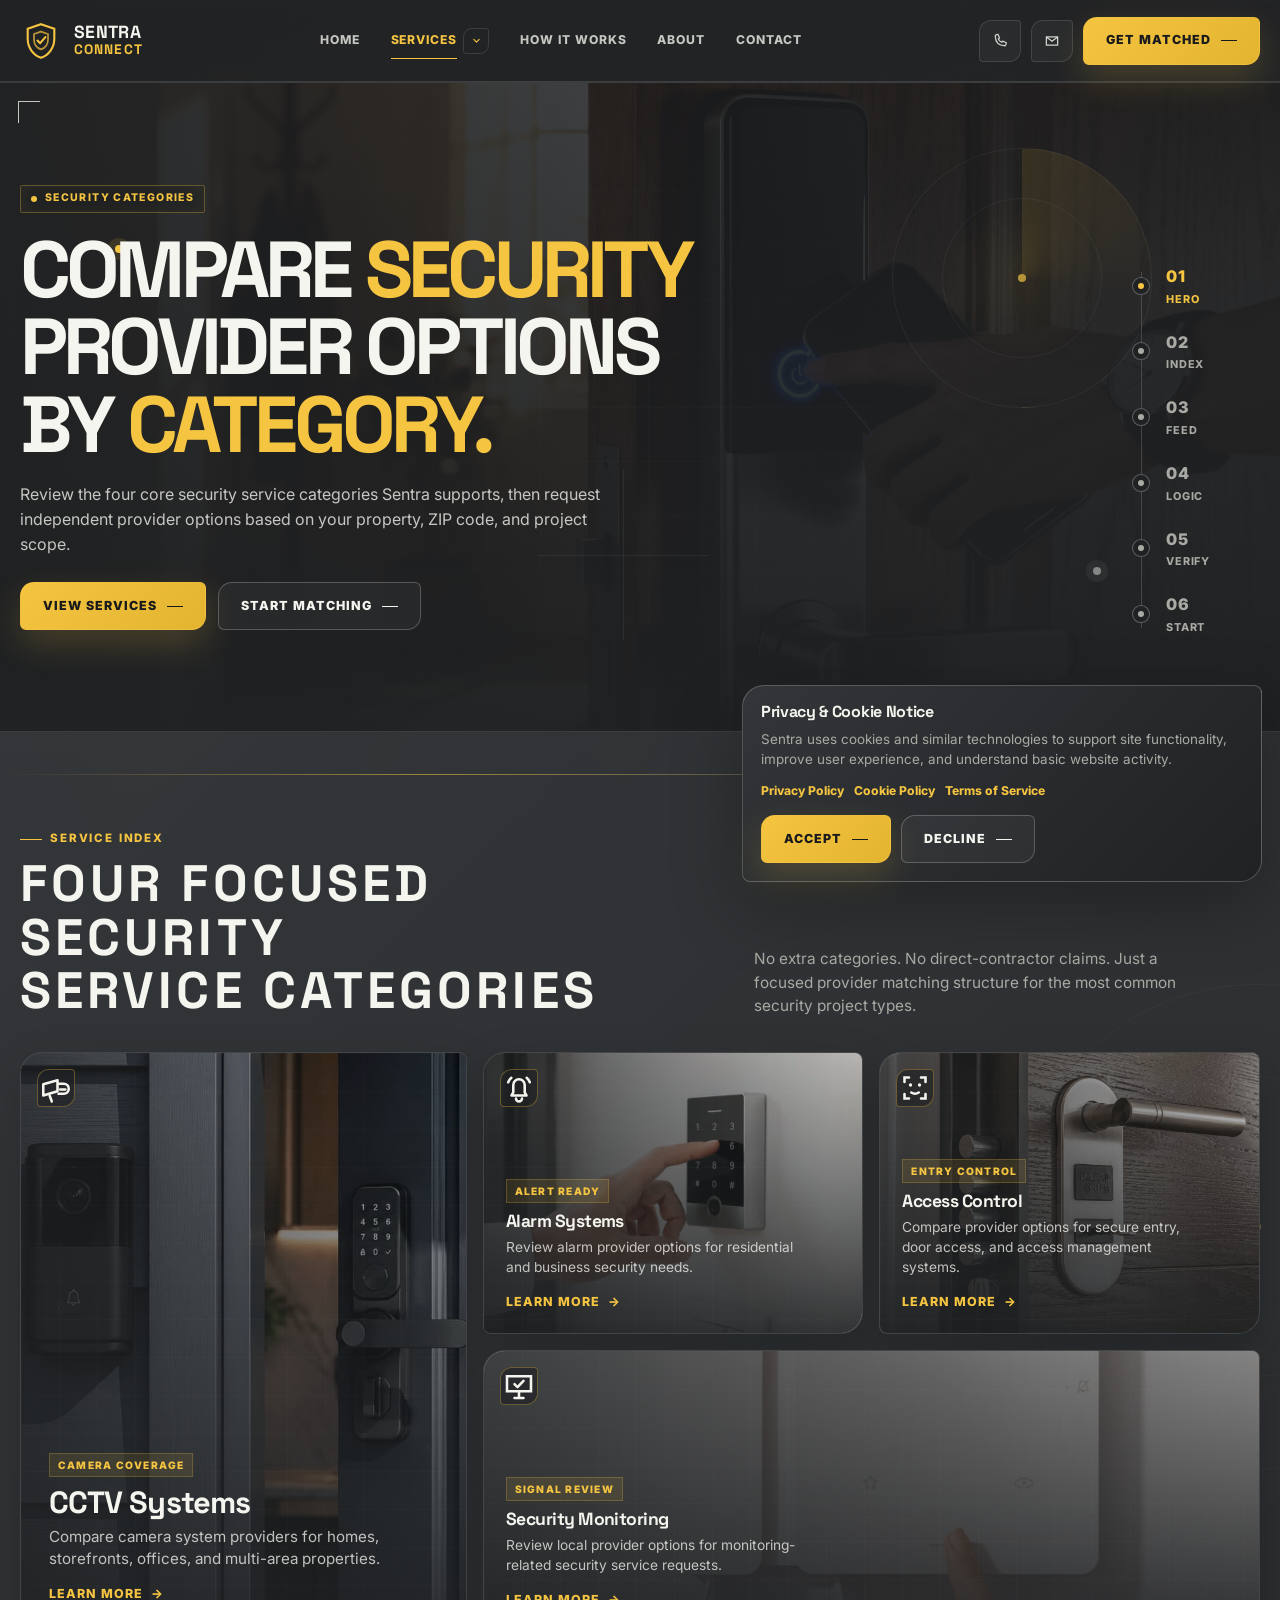
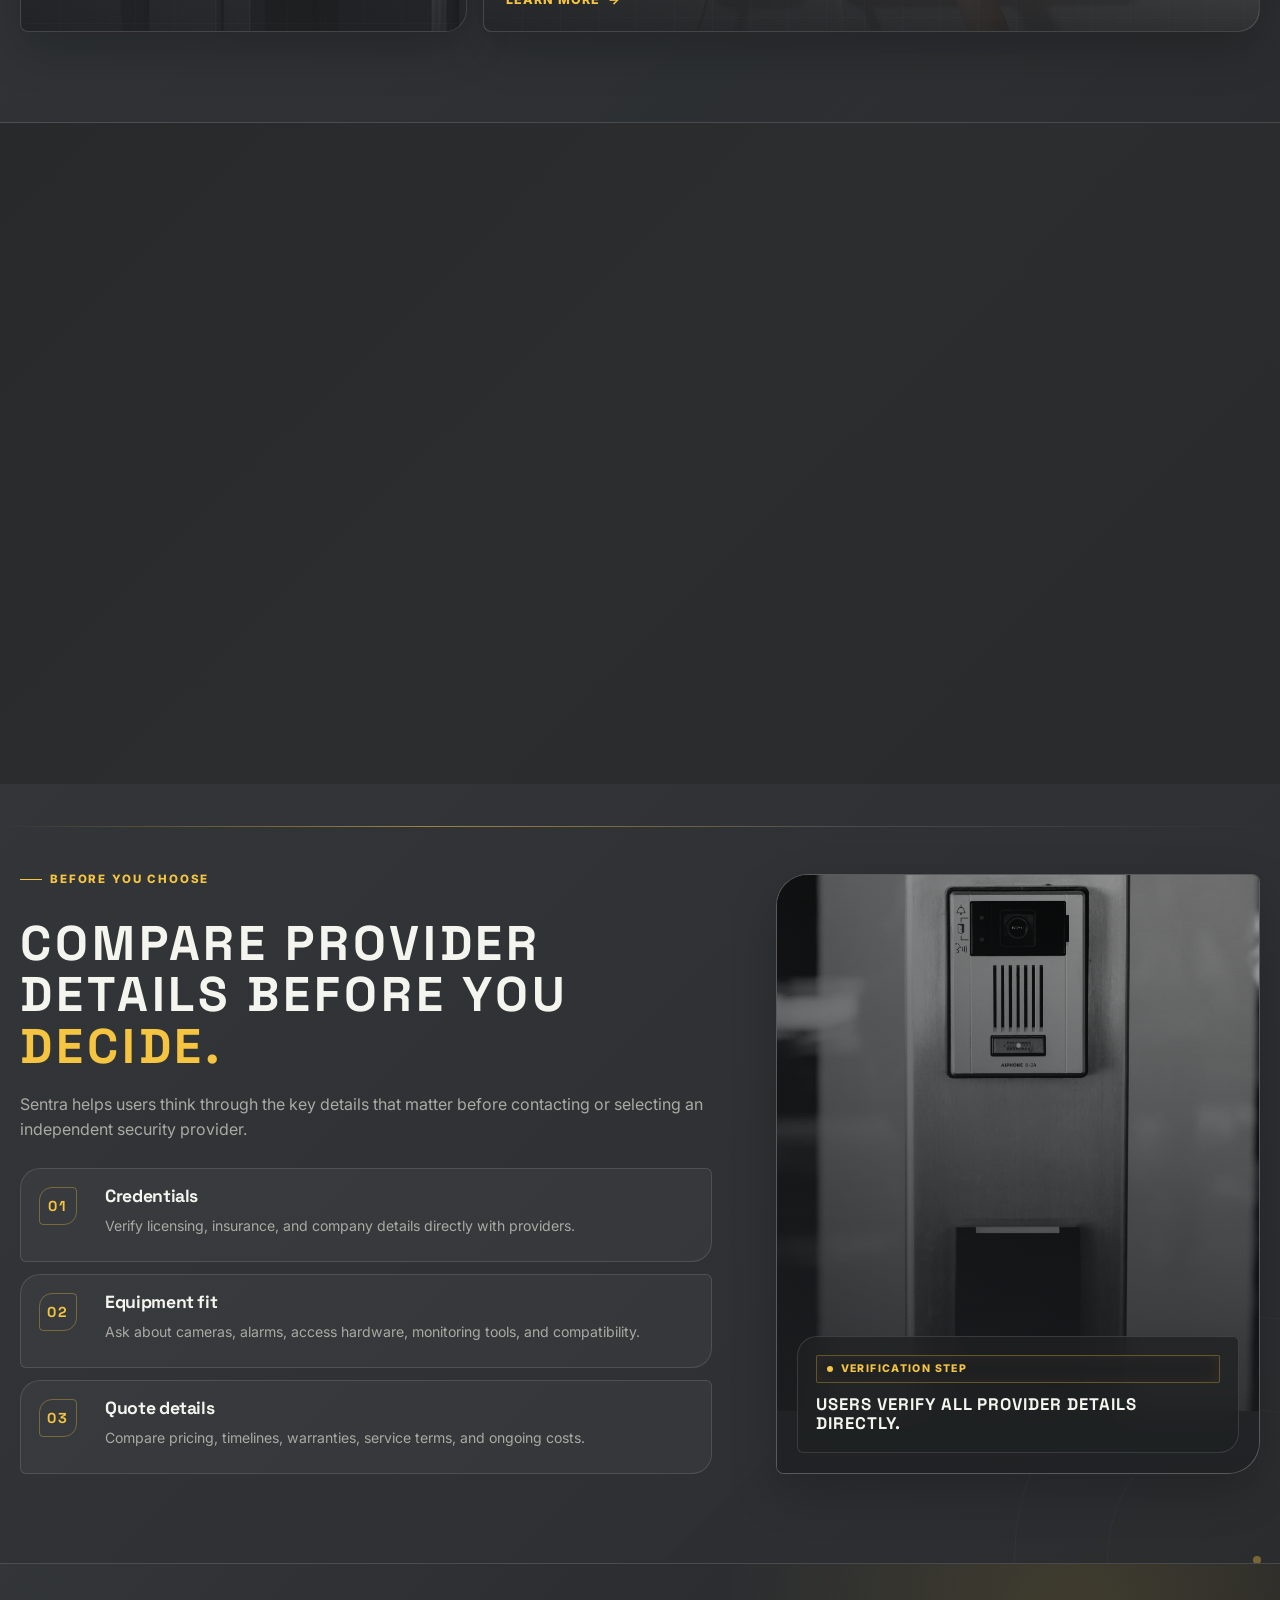
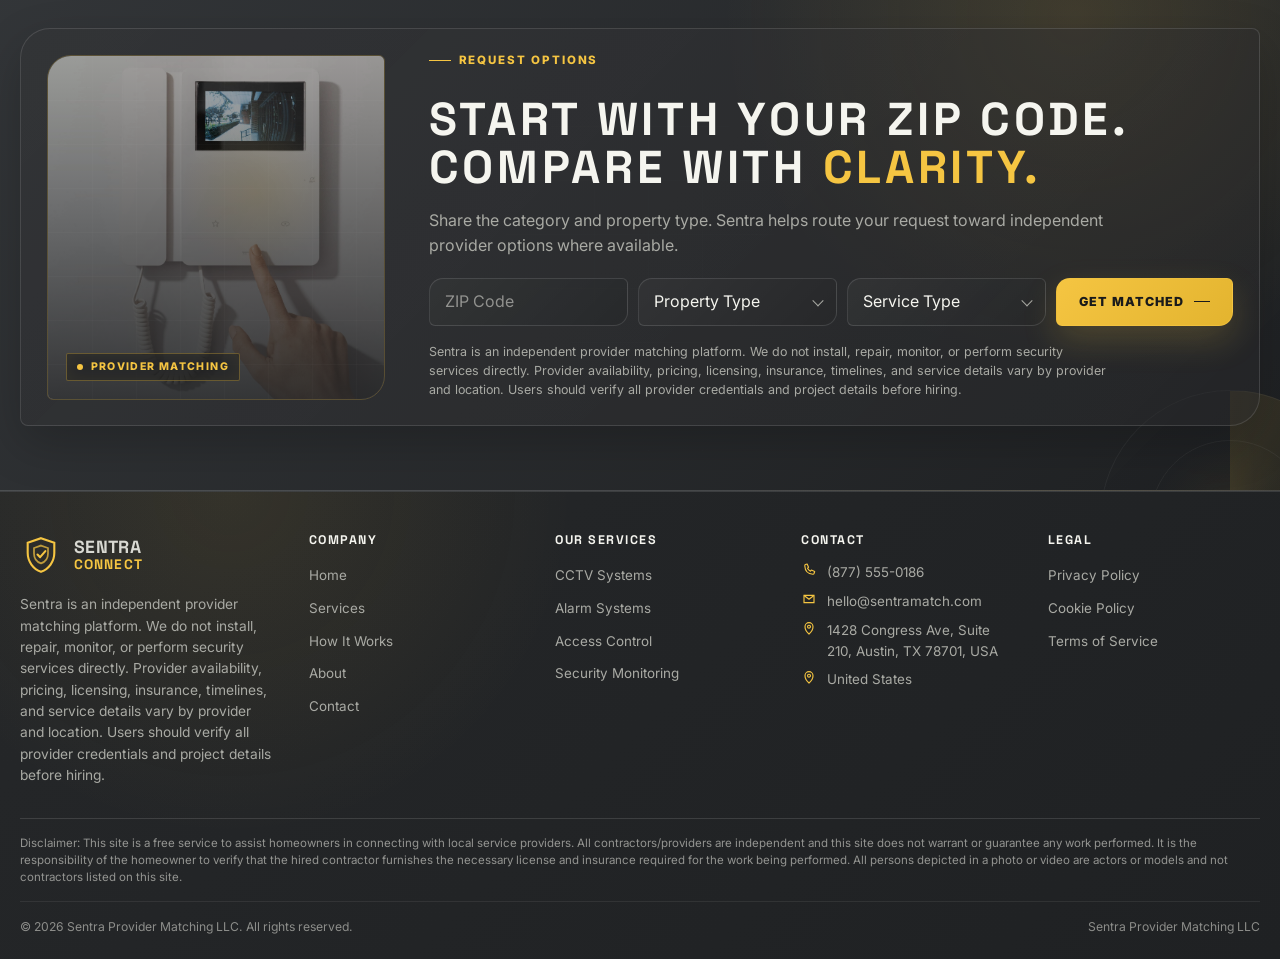
<file: services.html>
<!DOCTYPE html>
<html lang="en">

<head>
    <meta charset="UTF-8">
    <meta name="viewport" content="width=device-width, initial-scale=1.0">

    <title>Security Service Categories | Sentra</title>
    <meta name="description"
        content="Review security service categories and compare independent provider options for CCTV systems, alarm systems, access control, and security monitoring.">

<link rel="icon" type="image/svg+xml" href="./assets/icons/favicon.svg?v=7">
<link rel="alternate icon" href="./assets/icons/favicon.ico?v=7">
<link rel="shortcut icon" href="./assets/icons/favicon.ico?v=7">
<link rel="apple-touch-icon" href="./assets/icons/apple-touch-icon.png?v=7">

    <link rel="preconnect" href="https://fonts.googleapis.com">
    <link rel="preconnect" href="https://fonts.gstatic.com" crossorigin>
    <link
        href="https://fonts.googleapis.com/css2?family=Inter:wght@400;500;600;700;800;900&family=Manrope:wght@400;500;600;700;800&family=Space+Grotesk:wght@500;600;700&display=swap"
        rel="stylesheet">

    <link rel="stylesheet" href="./css/style.css">
</head>

<body class="services-page">
    <a class="skip-link" href="#main">Skip to content</a>

    <div class="page-shell">
        <div data-site-header></div>

        <nav data-section-nav="services"></nav>

        <main id="main">
            <section class="services-hero section-frame" id="services-hero" aria-labelledby="servicesHeroTitle">
                <picture class="services-hero__bg">
                    <img src="./assets/images/hero-services-control-room.jpg"
                        alt="Security control room with monitoring screens">
                </picture>

                <div class="services-hero__overlay" aria-hidden="true"></div>
                <div class="scanner-grid" aria-hidden="true"></div>
                <div class="security-radar services-hero__radar" aria-hidden="true"></div>
                <div class="security-crosshair services-hero__crosshair" aria-hidden="true"></div>
                <span class="target-dot target-dot--yellow services-hero__dot services-hero__dot--one"
                    aria-hidden="true"></span>
                <span class="target-dot services-hero__dot services-hero__dot--two" aria-hidden="true"></span>

                <div class="container-wide services-hero__inner">
                    <div class="services-hero__content">
                        <span class="hud-label hud-label--active">Security Categories</span>

                        <h1 id="servicesHeroTitle">
                            Compare <span class="text-accent">Security</span><br>
                            Provider Options<br>
                            By <span class="text-accent">Category.</span>
                        </h1>

                        <p>
                            Review the four core security service categories Sentra supports, then request
                            independent provider options based on your property, ZIP code, and project scope.
                        </p>

                        <div class="services-hero__actions">
                            <a class="btn btn--primary" href="#service-index">View Services</a>
                            <a class="btn btn--outline" href="contact.html">Start Matching</a>
                        </div>
                    </div>

                  
                </div>
            </section>

            <section class="service-index section section--medium" id="service-index"
                aria-labelledby="serviceIndexTitle">
                <div class="body-target body-target--large service-index__target" aria-hidden="true"></div>
                <span class="technical-line service-index__line" aria-hidden="true"></span>

                <div class="container-wide">
                    <div class="service-index__top">
                        <div class="section-heading">
                            <span class="section-kicker">Service Index</span>

                            <h2 id="serviceIndexTitle" class="upper-title">
                                Four focused security<br>
                                service categories
                            </h2>
                        </div>

                        <p>
                            No extra categories. No direct-contractor claims. Just a focused provider
                            matching structure for the most common security project types.
                        </p>
                    </div>

                    <div class="service-index__grid" data-service-cards="services"></div>
                </div>
            </section>

            <section class="services-ticker-section" id="security-ticker" aria-label="Security service navigation feed">
                <div data-security-ticker></div>
            </section>

            <section class="matching-logic section section--light" id="matching-logic"
                aria-labelledby="matchingLogicTitle">
                <div class="security-crosshair matching-logic__crosshair" aria-hidden="true"></div>
                <span class="target-dot target-dot--yellow matching-logic__dot" aria-hidden="true"></span>

                <div class="container-wide">
                    <div class="matching-logic__layout">
                        <div class="matching-logic__heading">
                            <span class="section-kicker">Matching Logic</span>

                            <h2 id="matchingLogicTitle" class="upper-title">
                                From service need<br>
                                to provider options
                            </h2>

                            <p>
                                Sentra organizes the request around the details providers usually need to
                                understand before quoting or discussing a security project.
                            </p>
                        </div>

                        <div class="logic-diagram" aria-label="Provider matching flow">
                            <div class="logic-diagram__item">
                                <span class="logic-diagram__number">01</span>
                                <strong>Service need</strong>
                                <p>CCTV, alarm, access control, or monitoring-related request.</p>
                            </div>

                            <div class="logic-diagram__arrow" aria-hidden="true"></div>

                            <div class="logic-diagram__item">
                                <span class="logic-diagram__number">02</span>
                                <strong>Property type</strong>
                                <p>Home, business, office, retail, or multi-unit property.</p>
                            </div>

                            <div class="logic-diagram__arrow" aria-hidden="true"></div>

                            <div class="logic-diagram__item">
                                <span class="logic-diagram__number">03</span>
                                <strong>Location</strong>
                                <p>Provider availability may vary by ZIP code and service area.</p>
                            </div>

                            <div class="logic-diagram__arrow" aria-hidden="true"></div>

                            <div class="logic-diagram__item">
                                <span class="logic-diagram__number">04</span>
                                <strong>Provider options</strong>
                                <p>Compare independent companies before choosing who to contact.</p>
                            </div>

                            <div class="logic-diagram__arrow" aria-hidden="true"></div>

                            <div class="logic-diagram__item logic-diagram__item--accent">
                                <span class="logic-diagram__number">05</span>
                                <strong>Quote request</strong>
                                <p>Review quotes, credentials, timelines, and terms directly.</p>
                            </div>
                        </div>
                    </div>
                </div>
            </section>

            <section class="provider-checklist section section--medium" id="provider-checklist"
                aria-labelledby="providerChecklistTitle">
                <div class="body-target body-target--large provider-checklist__target" aria-hidden="true"></div>
                <span class="technical-line provider-checklist__line" aria-hidden="true"></span>
            
                <div class="container-wide">
                    <div class="provider-checklist__layout">
                        <div class="provider-checklist__content">
                            <span class="section-kicker">Before You Choose</span>
            
                            <h2 id="providerChecklistTitle" class="upper-title">
                                Compare provider<br>
                                details before you <span class="text-accent">decide.</span>
                            </h2>
            
                            <p>
                                Sentra helps users think through the key details that matter before contacting
                                or selecting an independent security provider.
                            </p>
            
                            <div class="provider-checklist__items">
                                <article class="provider-checklist__item">
                                    <span>01</span>
                                    <div>
                                        <h3>Credentials</h3>
                                        <p>Verify licensing, insurance, and company details directly with providers.</p>
                                    </div>
                                </article>
            
                                <article class="provider-checklist__item">
                                    <span>02</span>
                                    <div>
                                        <h3>Equipment fit</h3>
                                        <p>Ask about cameras, alarms, access hardware, monitoring tools, and compatibility.</p>
                                    </div>
                                </article>
            
                                <article class="provider-checklist__item">
                                    <span>03</span>
                                    <div>
                                        <h3>Quote details</h3>
                                        <p>Compare pricing, timelines, warranties, service terms, and ongoing costs.</p>
                                    </div>
                                </article>
                            </div>
                        </div>
            
                            <figure class="provider-checklist__photo">
                            <picture>
                                <source srcset="./assets/images/service-access-control.webp" type="image/webp">
                                <img src="./assets/images/service-access-control.jpg" alt="Modern access control security panel">
                            </picture>
                
                                <figcaption>
                                    <span class="hud-label hud-label--active">Verification Step</span>
                                    <strong>Users verify all provider details directly.</strong>
                            </figcaption>
                        </figure>
                    </div>
                </div>
            </section>

            <section class="services-cta section--compact" id="service-cta" aria-labelledby="servicesCtaTitle">
                <div class="scanner-grid" aria-hidden="true"></div>
                <div class="security-radar services-cta__radar" aria-hidden="true"></div>

                <div class="container-wide">
                    <div class="services-cta__strip">
                        <div class="services-cta__media" aria-hidden="true">
                            <img src="./assets/images/service-monitoring.jpg" alt="">
                            <span class="hud-label hud-label--active">Provider Matching</span>
                        </div>

                        <div class="services-cta__content">
                            <span class="section-kicker">Request Options</span>

                            <h2 id="servicesCtaTitle" class="upper-title">
                                Start with your ZIP code.<br>
                                Compare with <span class="text-accent">clarity.</span>
                            </h2>

                            <p>
                                Share the category and property type. Sentra helps route your request toward
                                independent provider options where available.
                            </p>

                            <form class="services-cta__form" data-form-type="quote">
                                <label class="field">
                                    <span class="sr-only">ZIP Code</span>
                                    <input type="text" name="zip" inputmode="numeric" autocomplete="postal-code"
                                        placeholder="ZIP Code" data-required data-validate="zip">
                                </label>

                                <label class="field field--select">
                                    <span class="sr-only">Property Type</span>
                                    <select name="property" data-property-select data-required>
                                        <option value="">Property Type</option>
                                    </select>
                                </label>

                                <label class="field field--select">
                                    <span class="sr-only">Service Type</span>
                                    <select name="service" data-service-select data-required>
                                        <option value="">Service Type</option>
                                    </select>
                                </label>

                                <button class="btn btn--primary" type="submit">
                                    Get Matched
                                </button>

                                <p class="form-status services-cta__status" data-form-status role="status"
                                    aria-live="polite"></p>
                            </form>

                            <p class="legal-note" data-legal-notice>
                                Sentra is an independent provider matching platform. Provider availability, pricing,
                                licensing, insurance, timelines, and service details vary by provider and location.
                            </p>
                        </div>
                    </div>
                </div>
            </section>
        </main>

        <div data-site-footer></div>
        <div data-policy-banner></div>
    </div>

    <script src="./js/config.js"></script>
    <script src="./js/main.js"></script>
    <script src="./js/services.js"></script>
</body>

</html>
</file>
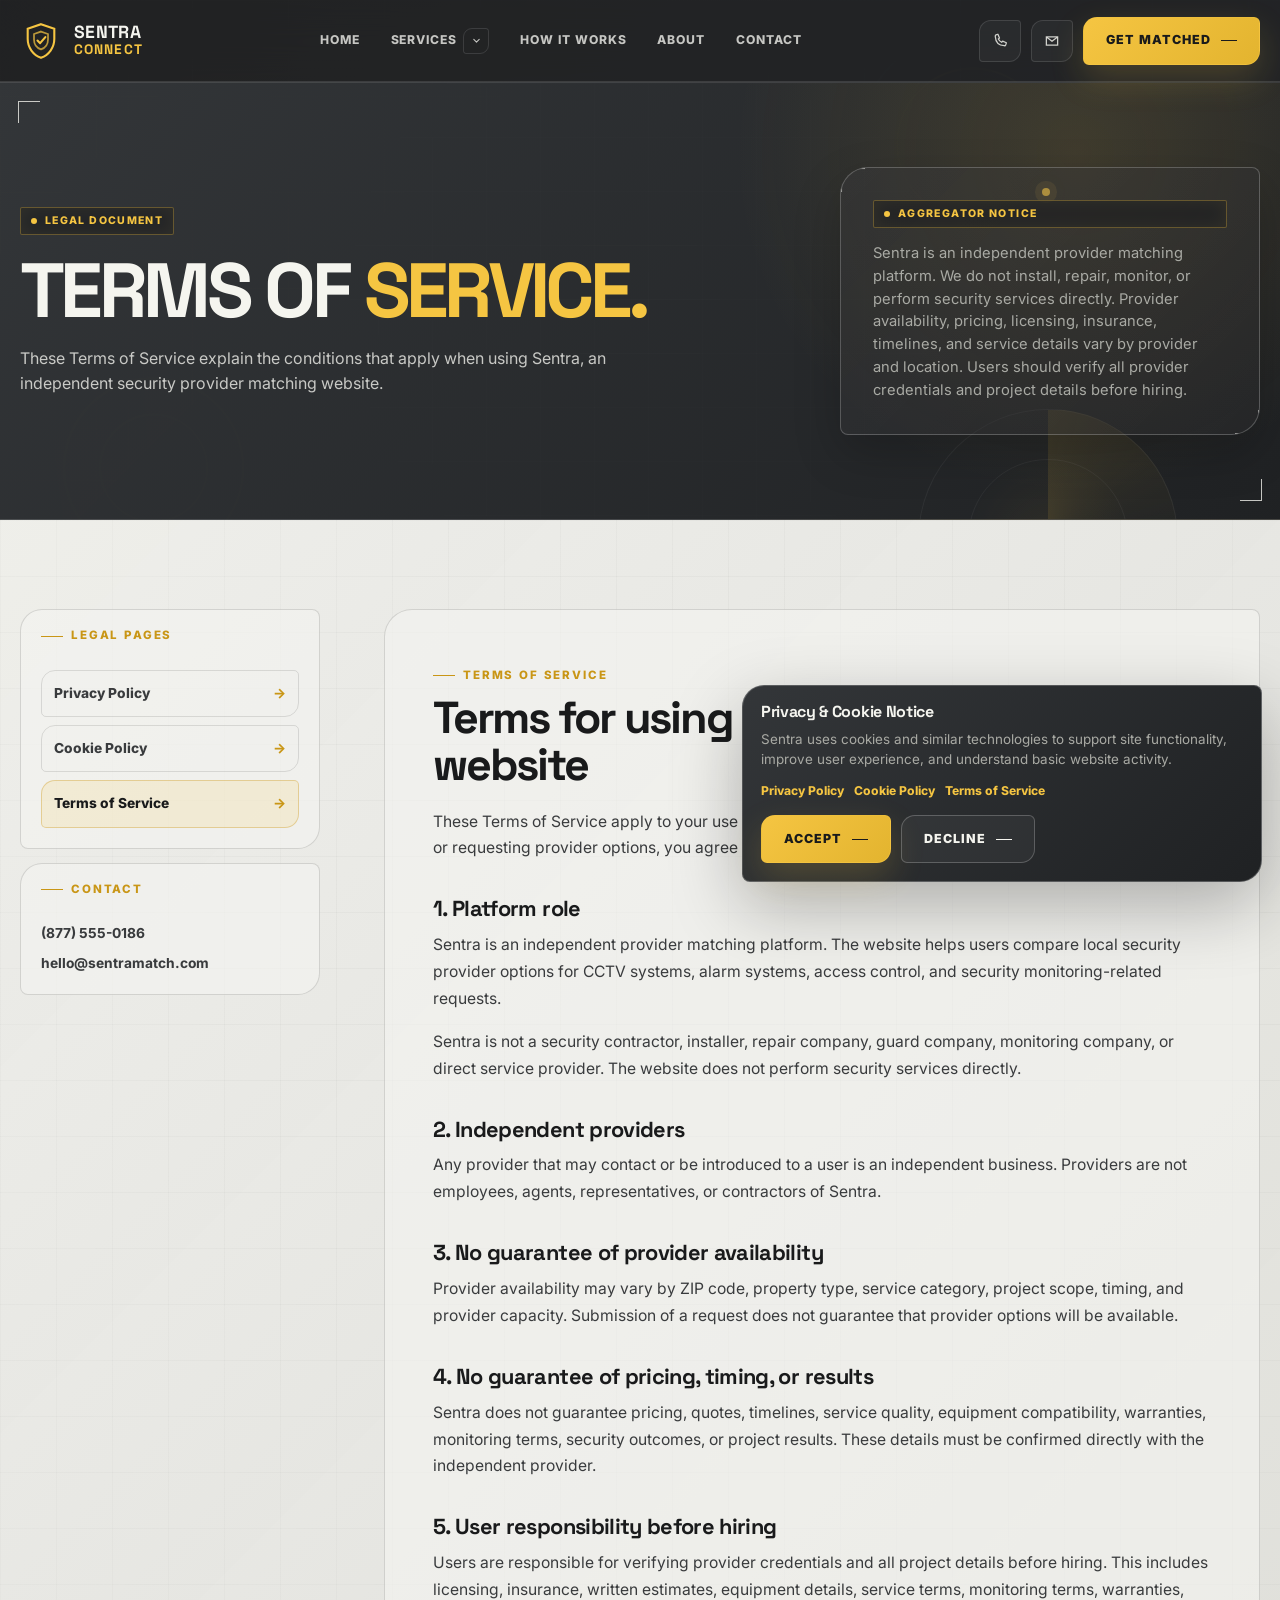
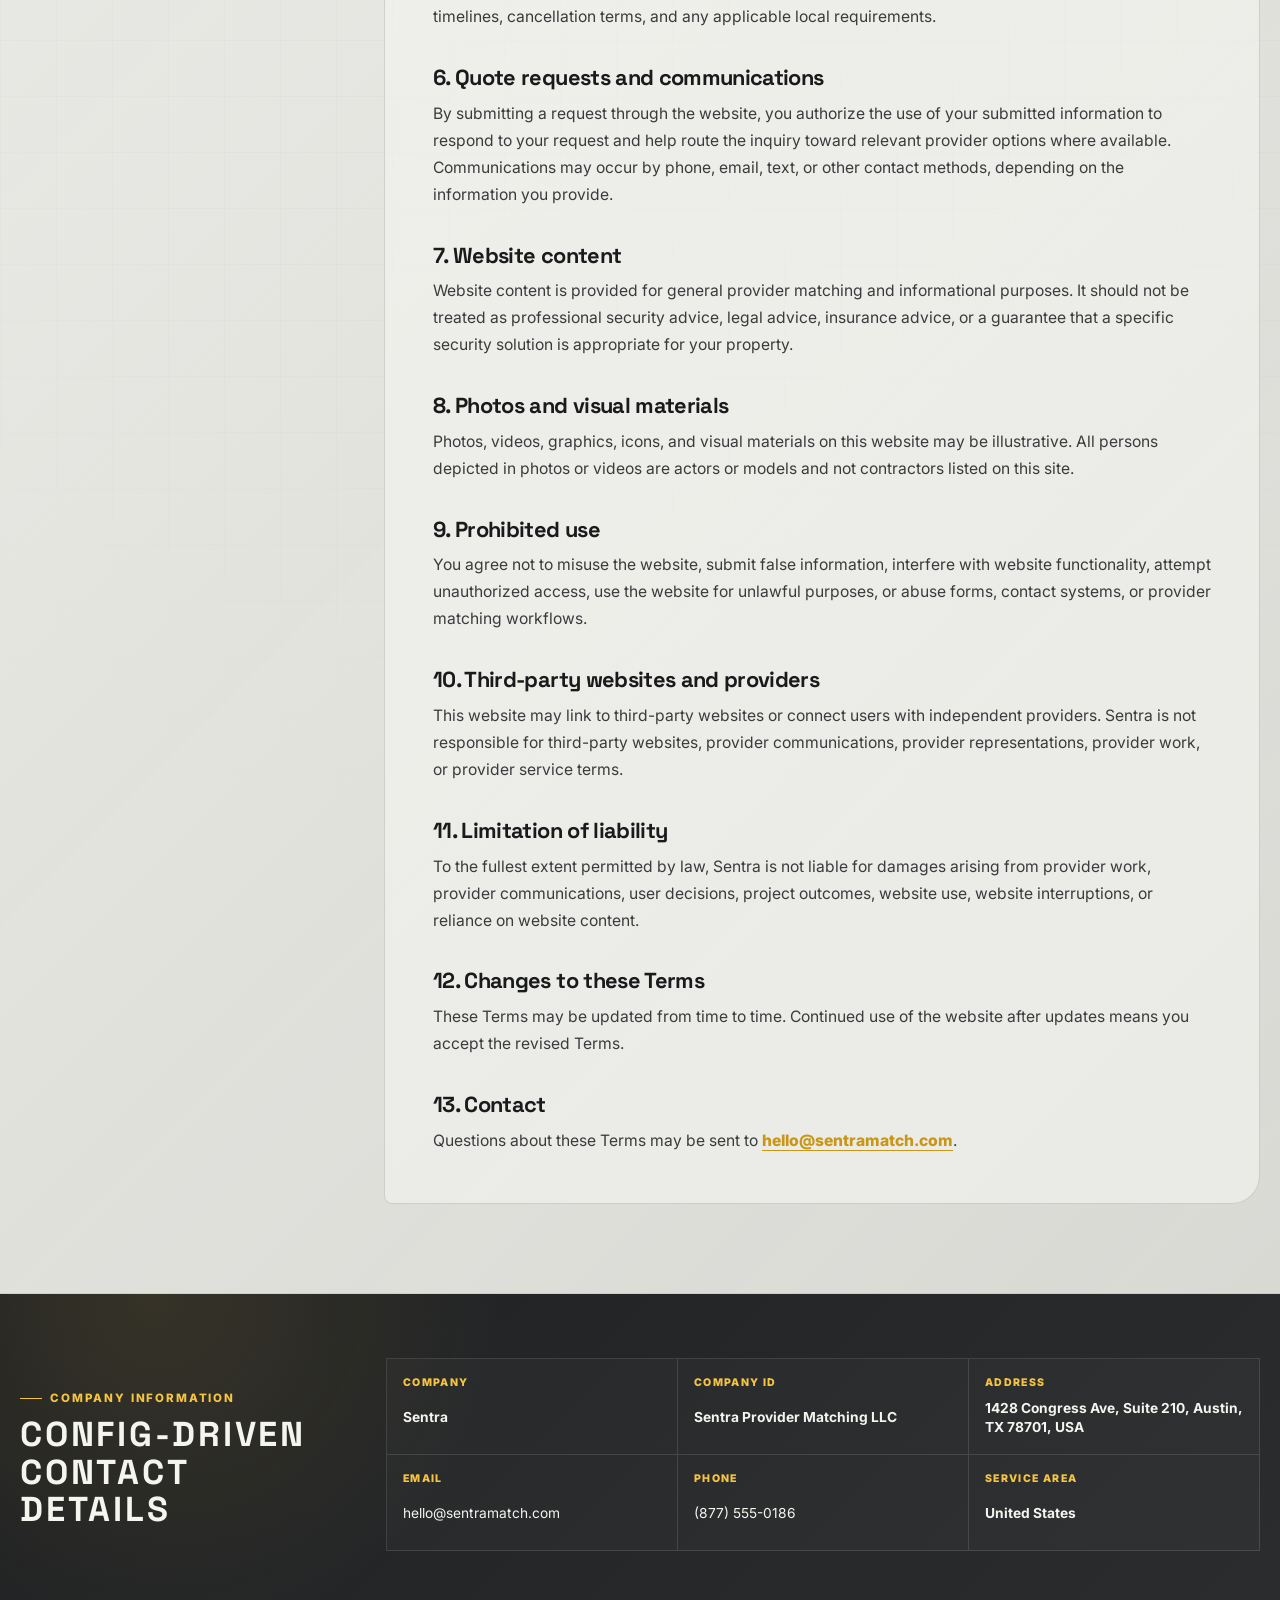
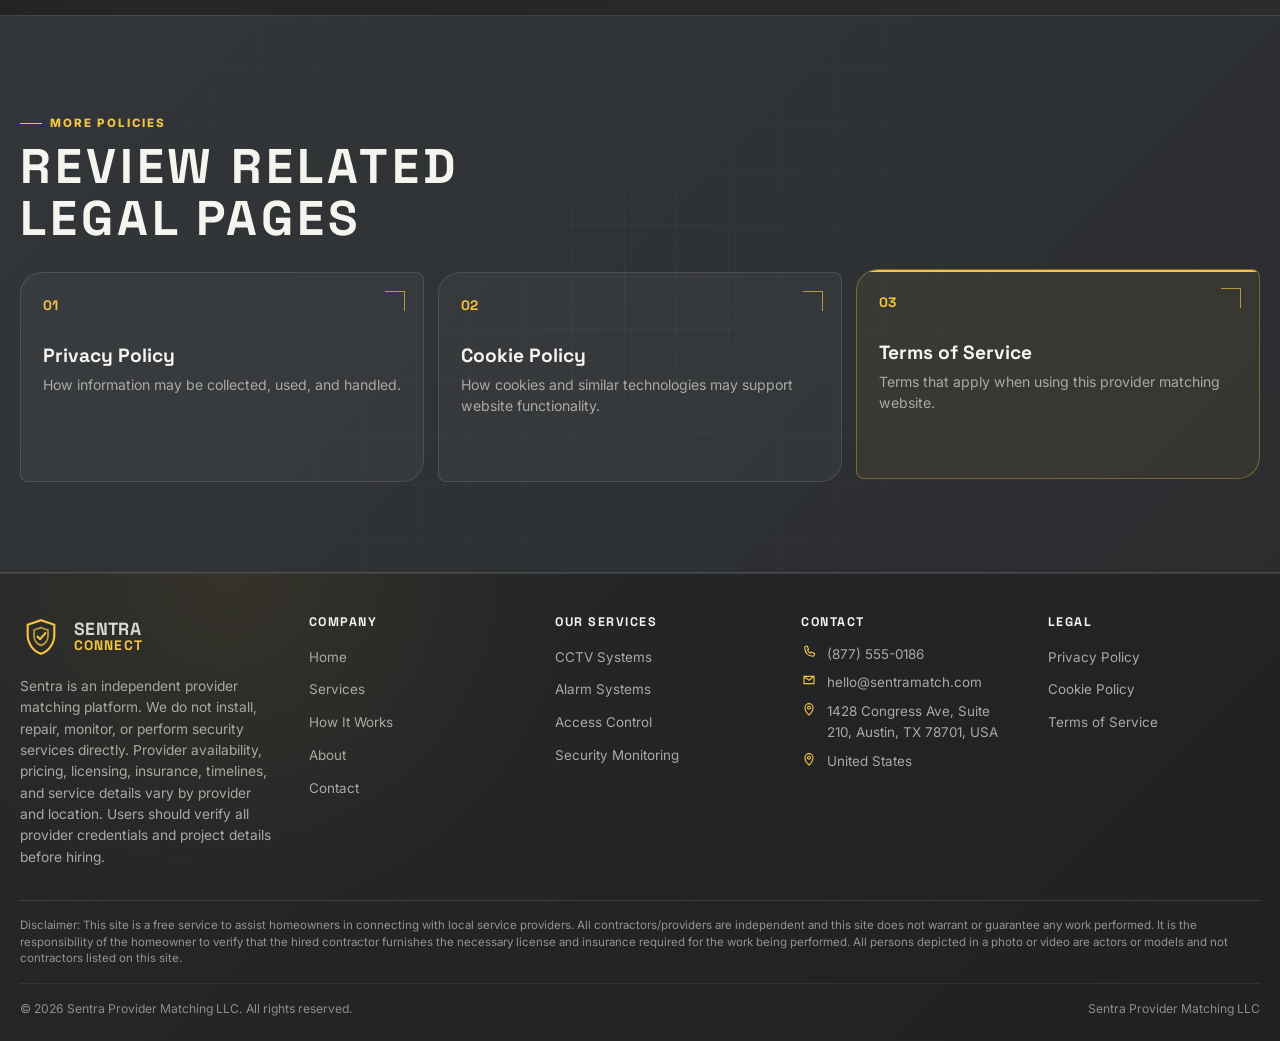
<file: terms-of-service.html>
<!DOCTYPE html>
<html lang="en">

<head>
    <meta charset="UTF-8">
    <meta name="viewport" content="width=device-width, initial-scale=1.0">

    <title>Terms of Service | Sentra</title>
    <meta name="description"
        content="Review the terms of service for using the Sentra security provider matching website.">
<link rel="icon" type="image/svg+xml" href="./assets/icons/favicon.svg?v=7">
<link rel="alternate icon" href="./assets/icons/favicon.ico?v=7">
<link rel="shortcut icon" href="./assets/icons/favicon.ico?v=7">
<link rel="apple-touch-icon" href="./assets/icons/apple-touch-icon.png?v=7">

    <link rel="preconnect" href="https://fonts.googleapis.com">
    <link rel="preconnect" href="https://fonts.gstatic.com" crossorigin>
    <link
        href="https://fonts.googleapis.com/css2?family=Inter:wght@400;500;600;700;800;900&family=Manrope:wght@400;500;600;700;800&family=Space+Grotesk:wght@500;600;700&display=swap"
        rel="stylesheet">

    <link rel="stylesheet" href="./css/style.css">
</head>

<body class="legal-page" data-legal-page="terms">
    <a class="skip-link" href="#main">Skip to content</a>

    <div class="page-shell">
        <div data-site-header></div>

        <main id="main">
            <section class="legal-hero section-frame" id="legal-hero" aria-labelledby="legalHeroTitle">
                <div class="scanner-grid" aria-hidden="true"></div>
                <div class="security-radar legal-hero__radar" aria-hidden="true"></div>
                <span class="target-dot target-dot--yellow legal-hero__dot" aria-hidden="true"></span>

                <div class="container-wide legal-hero__inner">
                    <div class="legal-hero__content">
                        <span class="hud-label hud-label--active">Legal Document</span>

                        <h1 id="legalHeroTitle">
                            Terms of <span class="text-accent">Service.</span>
                        </h1>

                        <p>
                            These Terms of Service explain the conditions that apply when using
                            <span data-company-name>Sentra</span>, an independent security provider matching website.
                        </p>
                    </div>

                    <aside class="legal-hero__meta corner-brackets" aria-label="Terms summary">
                        <span class="hud-label hud-label--active">Aggregator Notice</span>

                        <p data-legal-notice>
                            Sentra is an independent provider matching platform. We do not install, repair,
                            monitor, or perform security services directly.
                        </p>
                    </aside>
                </div>
            </section>

            <section class="legal-content-section section section--light" id="legal-content"
                aria-labelledby="legalContentTitle">
                <div class="container-wide legal-layout">
                    <aside class="legal-sidebar" aria-label="Legal navigation">
                        <div class="legal-sidebar__card">
                            <span class="section-kicker">Legal Pages</span>

                            <nav class="legal-sidebar__nav" aria-label="Policy links">
                                <a href="privacy-policy.html">Privacy Policy</a>
                                <a href="cookie-policy.html">Cookie Policy</a>
                                <a class="is-active" href="terms-of-service.html">Terms of Service</a>
                            </nav>
                        </div>

                        <div class="legal-sidebar__card">
                            <span class="section-kicker">Contact</span>

                            <div class="legal-sidebar__contact">
                                <a href="tel:+18775550186" data-phone-link data-phone-text>(877) 555-0186</a>
                                <a href="mailto:hello@sentramatch.com" data-email-link
                                    data-email-text>hello@sentramatch.com</a>
                            </div>
                        </div>
                    </aside>

                    <article class="legal-document" aria-labelledby="legalContentTitle">
                        <span class="section-kicker">Terms of Service</span>

                        <h2 id="legalContentTitle">Terms for using this provider matching website</h2>

                        <p>
                            These Terms of Service apply to your use of the <span data-company-name>Sentra</span>
                            website. By using this website, submitting a form, or requesting provider options,
                            you agree to these Terms.
                        </p>

                        <h3>1. Platform role</h3>

                        <p>
                            <span data-company-name>Sentra</span> is an independent provider matching platform.
                            The website helps users compare local security provider options for CCTV systems,
                            alarm systems, access control, and security monitoring-related requests.
                        </p>

                        <p>
                            <span data-company-name>Sentra</span> is not a security contractor, installer,
                            repair company, guard company, monitoring company, or direct service provider.
                            The website does not perform security services directly.
                        </p>

                        <h3>2. Independent providers</h3>

                        <p>
                            Any provider that may contact or be introduced to a user is an independent business.
                            Providers are not employees, agents, representatives, or contractors of
                            <span data-company-name>Sentra</span>.
                        </p>

                        <h3>3. No guarantee of provider availability</h3>

                        <p>
                            Provider availability may vary by ZIP code, property type, service category,
                            project scope, timing, and provider capacity. Submission of a request does not
                            guarantee that provider options will be available.
                        </p>

                        <h3>4. No guarantee of pricing, timing, or results</h3>

                        <p>
                            <span data-company-name>Sentra</span> does not guarantee pricing, quotes,
                            timelines, service quality, equipment compatibility, warranties, monitoring terms,
                            security outcomes, or project results. These details must be confirmed directly
                            with the independent provider.
                        </p>

                        <h3>5. User responsibility before hiring</h3>

                        <p>
                            Users are responsible for verifying provider credentials and all project details before
                            hiring. This includes licensing, insurance, written estimates, equipment details,
                            service terms, monitoring terms, warranties, timelines, cancellation terms, and any
                            applicable local requirements.
                        </p>

                        <h3>6. Quote requests and communications</h3>

                        <p>
                            By submitting a request through the website, you authorize the use of your submitted
                            information to respond to your request and help route the inquiry toward relevant
                            provider options where available. Communications may occur by phone, email, text,
                            or other contact methods, depending on the information you provide.
                        </p>

                        <h3>7. Website content</h3>

                        <p>
                            Website content is provided for general provider matching and informational purposes.
                            It should not be treated as professional security advice, legal advice, insurance advice,
                            or a guarantee that a specific security solution is appropriate for your property.
                        </p>

                        <h3>8. Photos and visual materials</h3>

                        <p>
                            Photos, videos, graphics, icons, and visual materials on this website may be illustrative.
                            All persons depicted in photos or videos are actors or models and not contractors listed
                            on this site.
                        </p>

                        <h3>9. Prohibited use</h3>

                        <p>
                            You agree not to misuse the website, submit false information, interfere with website
                            functionality, attempt unauthorized access, use the website for unlawful purposes, or
                            abuse forms, contact systems, or provider matching workflows.
                        </p>

                        <h3>10. Third-party websites and providers</h3>

                        <p>
                            This website may link to third-party websites or connect users with independent providers.
                            <span data-company-name>Sentra</span> is not responsible for third-party websites,
                            provider communications, provider representations, provider work, or provider service terms.
                        </p>

                        <h3>11. Limitation of liability</h3>

                        <p>
                            To the fullest extent permitted by law, <span data-company-name>Sentra</span> is not
                            liable for damages arising from provider work, provider communications, user decisions,
                            project outcomes, website use, website interruptions, or reliance on website content.
                        </p>

                        <h3>12. Changes to these Terms</h3>

                        <p>
                            These Terms may be updated from time to time. Continued use of the website after updates
                            means you accept the revised Terms.
                        </p>

                        <h3>13. Contact</h3>

                        <p>
                            Questions about these Terms may be sent to
                            <a href="mailto:hello@sentramatch.com" data-email-link
                                data-email-text>hello@sentramatch.com</a>.
                        </p>
                    </article>
                </div>
            </section>

            <section class="legal-contact-strip section--compact" id="legal-contact"
                aria-labelledby="legalContactTitle">
                <div class="container-wide">
                    <div class="legal-contact-strip__inner">
                        <div>
                            <span class="section-kicker">Company Information</span>

                            <h2 id="legalContactTitle" class="upper-title">
                                Config-driven contact details
                            </h2>
                        </div>

                        <div class="legal-contact-strip__grid">
                            <div class="legal-contact-strip__item">
                                <span>Company</span>
                                <strong data-company-name>Sentra</strong>
                            </div>

                            <div class="legal-contact-strip__item">
                                <span>Company ID</span>
                                <strong data-company-id>Sentra Provider Matching LLC</strong>
                            </div>

                            <div class="legal-contact-strip__item">
                                <span>Address</span>
                                <strong data-address-text>1428 Congress Ave, Suite 210, Austin, TX 78701, USA</strong>
                            </div>

                            <div class="legal-contact-strip__item">
                                <span>Email</span>
                                <a href="mailto:hello@sentramatch.com" data-email-link
                                    data-email-text>hello@sentramatch.com</a>
                            </div>

                            <div class="legal-contact-strip__item">
                                <span>Phone</span>
                                <a href="tel:+18775550186" data-phone-link data-phone-text>(877) 555-0186</a>
                            </div>

                            <div class="legal-contact-strip__item">
                                <span>Service Area</span>
                                <strong data-service-area>United States</strong>
                            </div>
                        </div>
                    </div>
                </div>
            </section>

            <section class="legal-policy-nav section section--medium" id="policy-navigation"
                aria-labelledby="policyNavTitle">
                <div class="container-wide">
                    <div class="legal-policy-nav__top">
                        <span class="section-kicker">More Policies</span>

                        <h2 id="policyNavTitle" class="upper-title">
                            Review related<br>
                            legal pages
                        </h2>
                    </div>

                    <div class="legal-policy-nav__grid">
                        <a class="legal-policy-card" href="privacy-policy.html">
                            <span>01</span>
                            <strong>Privacy Policy</strong>
                            <p>How information may be collected, used, and handled.</p>
                        </a>

                        <a class="legal-policy-card" href="cookie-policy.html">
                            <span>02</span>
                            <strong>Cookie Policy</strong>
                            <p>How cookies and similar technologies may support website functionality.</p>
                        </a>

                        <a class="legal-policy-card is-active" href="terms-of-service.html">
                            <span>03</span>
                            <strong>Terms of Service</strong>
                            <p>Terms that apply when using this provider matching website.</p>
                        </a>
                    </div>
                </div>
            </section>
        </main>

        <div data-site-footer></div>
        <div data-policy-banner></div>
    </div>

    <script src="./js/config.js"></script>
    <script src="./js/main.js"></script>
    <script src="./js/legal.js"></script>
</body>

</html>
</file>
<file: css/style.css>
@import url("./home.css");
@import url("./services.css");
@import url("./about.css");
@import url("./contact.css");
@import url("./service-page.css");
@import url("./legal.css");

:root {
    --color-bg: #2b2d2f;
    --color-bg-deep: #1f2123;
    --color-bg-soft: #34373a;
    --color-bg-light: #d9d9d4;
    --color-bg-lighter: #efefeb;

    --color-surface: #3a3d40;
    --color-surface-2: #45494d;
    --color-surface-light: #f4f4f0;
    --color-panel: #292b2d;

    --color-heading: #f5f5ef;
    --color-text: #d9d9d2;
    --color-muted: #a9aaa4;

    --color-heading-dark: #191a1b;
    --color-text-dark: #393b3d;
    --color-muted-dark: #6f7173;

    --color-accent: #f5c542;
    --color-accent-hover: #e3b42f;
    --color-accent-strong: #c99616;
    --color-accent-soft: rgba(245, 197, 66, 0.16);

    --color-white: #ffffff;
    --color-border: rgba(255, 255, 255, 0.12);
    --color-border-strong: rgba(255, 255, 255, 0.22);
    --color-border-dark: rgba(25, 26, 27, 0.14);
    --color-line-yellow: rgba(245, 197, 66, 0.45);

    --shadow-soft: 0 24px 70px rgba(0, 0, 0, 0.28);
    --shadow-card: 0 18px 48px rgba(0, 0, 0, 0.2);
    --shadow-yellow-glow: 0 0 26px rgba(245, 197, 66, 0.2);

    --container: 1180px;
    --container-wide: 1360px;
    --header-height: 82px;

    --font-main: "Inter", "Manrope", "SF Pro Display", -apple-system, BlinkMacSystemFont, "Segoe UI", sans-serif;
    --font-display: "Space Grotesk", "Inter", "Manrope", sans-serif;

    --transition-fast: 180ms ease;
    --transition-base: 260ms ease;
    --transition-slow: 420ms ease;

    --radius-sm: 10px;
    --radius-md: 16px;
    --radius-lg: 22px 8px 22px 8px;
    --radius-xl: 28px 12px 18px 12px;
}

*,
*::before,
*::after {
    box-sizing: border-box;
}

html {
    min-width: 320px;
    overflow-x: hidden;
    scroll-behavior: smooth;
    text-size-adjust: 100%;
    -webkit-text-size-adjust: 100%;
}

body {
    min-width: 320px;
    margin: 0;
    overflow-x: hidden;
    font-family: var(--font-main);
    font-size: 16px;
    line-height: 1.55;
    color: var(--color-text);
    background:
        radial-gradient(circle at 8% 12%, rgba(245, 197, 66, 0.08), transparent 28%),
        radial-gradient(circle at 88% 8%, rgba(255, 255, 255, 0.06), transparent 30%),
        linear-gradient(135deg, var(--color-bg-deep) 0%, var(--color-bg) 48%, #252729 100%);
    isolation: isolate;
}

body::before,
body::after {
    position: fixed;
    inset: 0;
    z-index: -3;
    pointer-events: none;
    content: "";
}

body::before {
    background-image:
        linear-gradient(rgba(255, 255, 255, 0.035) 1px, transparent 1px),
        linear-gradient(90deg, rgba(255, 255, 255, 0.03) 1px, transparent 1px);
    background-size: 96px 96px;
    mask-image: linear-gradient(to bottom, rgba(0, 0, 0, 0.9), transparent 88%);
}

body::after {
    background:
        radial-gradient(circle at 76% 16%, transparent 0 74px, rgba(245, 197, 66, 0.22) 75px 76px, transparent 77px 112px, rgba(255, 255, 255, 0.08) 113px 114px, transparent 115px),
        radial-gradient(circle at 12% 52%, transparent 0 52px, rgba(255, 255, 255, 0.08) 53px 54px, transparent 55px 88px, rgba(245, 197, 66, 0.16) 89px 90px, transparent 91px),
        linear-gradient(90deg, transparent 0 10%, rgba(255, 255, 255, 0.04) 10.05%, transparent 10.15% 100%);
    opacity: 0.55;
}

body.menu-open {
    overflow: hidden;
}

img,
picture,
video,
canvas,
svg {
    display: block;
    max-width: 100%;
}

img {
    object-fit: cover;
}

a {
    color: inherit;
    text-decoration: none;
}

button,
input,
select,
textarea {
    font: inherit;
}

button {
    border: 0;
    cursor: pointer;
}

input,
select,
textarea {
    width: 100%;
    color: var(--color-heading);
    background: transparent;
}

input::placeholder,
textarea::placeholder {
    color: rgba(217, 217, 210, 0.58);
}

select {
    appearance: none;
    -webkit-appearance: none;
    cursor: pointer;
}

textarea {
    min-height: 118px;
    resize: vertical;
}

p,
h1,
h2,
h3,
h4,
h5,
h6 {
    margin-top: 0;
}

p:last-child {
    margin-bottom: 0;
}

::selection {
    color: #171717;
    background: var(--color-accent);
}

:focus-visible {
    outline: 2px solid var(--color-accent);
    outline-offset: 4px;
}

.skip-link {
    position: fixed;
    top: 14px;
    left: 14px;
    z-index: 9999;
    padding: 12px 16px;
    color: var(--color-bg-deep);
    background: var(--color-accent);
    border-radius: var(--radius-sm);
    transform: translateY(-140%);
    transition: transform var(--transition-base);
}

.skip-link:focus {
    transform: translateY(0);
}

.page-shell {
    position: relative;
    z-index: 1;
    min-height: 100vh;
}

.container,
.container-wide,
.container-narrow {
    width: min(100% - 40px, var(--container));
    margin-inline: auto;
}

.container-wide {
    width: min(100% - 40px, var(--container-wide));
}

.container-narrow {
    width: min(100% - 40px, 880px);
}

.section {
    position: relative;
    overflow: clip;
    padding: clamp(56px, 7vw, 92px) 0;
}

.section--compact {
    padding: clamp(38px, 5vw, 66px) 0;
}

.section--dark {
    color: var(--color-text);
    background: linear-gradient(135deg, rgba(31, 33, 35, 0.92), rgba(43, 45, 47, 0.96));
}

.section--medium {
    color: var(--color-text);
    background: linear-gradient(135deg, rgba(52, 55, 58, 0.94), rgba(43, 45, 47, 0.96));
}

.section--light {
    color: var(--color-text-dark);
    background:
        linear-gradient(135deg, rgba(239, 239, 235, 0.96), rgba(217, 217, 212, 0.92)),
        var(--color-bg-light);
}

.section--light .section-kicker,
.section--light .eyebrow {
    color: var(--color-accent-strong);
}

.section--light h1,
.section--light h2,
.section--light h3 {
    color: var(--color-heading-dark);
}

.section--light p {
    color: var(--color-text-dark);
}

.section-frame {
    position: relative;
    border-top: 1px solid var(--color-border);
    border-bottom: 1px solid var(--color-border);
}

.section-frame::before,
.section-frame::after {
    position: absolute;
    width: 22px;
    height: 22px;
    pointer-events: none;
    content: "";
    border-color: var(--color-accent);
    opacity: 0.78;
}

.section-frame::before {
    top: 18px;
    left: 18px;
    border-top: 1px solid;
    border-left: 1px solid;
}

.section-frame::after {
    right: 18px;
    bottom: 18px;
    border-right: 1px solid;
    border-bottom: 1px solid;
}

.section-heading {
    max-width: 760px;
}

.section-heading--center {
    margin-inline: auto;
    text-align: center;
}

.section-kicker,
.eyebrow {
    display: inline-flex;
    align-items: center;
    gap: 8px;
    margin-bottom: 12px;
    font-size: 0.72rem;
    font-weight: 800;
    line-height: 1;
    color: var(--color-accent);
    text-transform: uppercase;
    letter-spacing: 0.16em;
}

.section-kicker::before,
.eyebrow::before {
    width: 22px;
    height: 1px;
    content: "";
    background: currentColor;
}

h1,
h2,
h3,
h4 {
    color: var(--color-heading);
    font-family: var(--font-display);
    font-weight: 700;
    line-height: 1.02;
    letter-spacing: -0.045em;
}

h1 {
    margin-bottom: 18px;
    font-size: clamp(3rem, 7vw, 6.6rem);
}

h2 {
    margin-bottom: 16px;
    font-size: clamp(2.1rem, 4.2vw, 4.8rem);
}

h3 {
    margin-bottom: 10px;
    font-size: clamp(1.25rem, 2vw, 1.7rem);
}

h4 {
    margin-bottom: 8px;
    font-size: 1rem;
    letter-spacing: -0.02em;
}

.text-accent {
    color: var(--color-accent);
}

.text-muted {
    color: var(--color-muted);
}

.max-text {
    max-width: 640px;
}

.upper-title {
    font-family: var(--font-display);
    font-weight: 700;
    line-height: 1.08;
    text-transform: uppercase;
    letter-spacing: 0.12em;
}



.body-target,
.security-radar,
.security-crosshair,
.scanner-grid,
.scan-line,
.technical-line {
    position: absolute;
    z-index: 0;
    pointer-events: none;
}

.corner-brackets {
    position: relative;
    z-index: 1;
    pointer-events: auto;
}

.body-target,
.security-radar {
    width: 260px;
    aspect-ratio: 1;
    border: 1px solid rgba(255, 255, 255, 0.08);
    border-radius: 50%;
    opacity: 0.7;
}

.body-target::before,
.body-target::after,
.security-radar::before,
.security-radar::after {
    position: absolute;
    inset: 50%;
    content: "";
    transform: translate(-50%, -50%);
    border-radius: inherit;
}

.body-target::before,
.security-radar::before {
    width: 62%;
    aspect-ratio: 1;
    border: 1px solid rgba(255, 255, 255, 0.07);
}

.body-target::after,
.security-radar::after {
    width: 8px;
    aspect-ratio: 1;
    background: var(--color-accent);
    box-shadow: var(--shadow-yellow-glow);
}

.body-target--large {
    width: clamp(280px, 38vw, 560px);
    opacity: 0.38;
}

.body-target--corner {
    top: -120px;
    right: -110px;
}

.security-radar {
    background:
        conic-gradient(from 0deg, rgba(245, 197, 66, 0.16), transparent 28%, transparent 100%),
        radial-gradient(circle, rgba(245, 197, 66, 0.08), transparent 46%);
    animation: radarSpin 11s linear infinite;
}

.security-crosshair {
    width: 170px;
    aspect-ratio: 1;
    opacity: 0.38;
}

.security-crosshair::before,
.security-crosshair::after {
    position: absolute;
    content: "";
    background: rgba(255, 255, 255, 0.16);
}

.security-crosshair::before {
    top: 50%;
    left: 0;
    width: 100%;
    height: 1px;
}

.security-crosshair::after {
    top: 0;
    left: 50%;
    width: 1px;
    height: 100%;
}

.scanner-grid {
    inset: 0;
    background-image:
        linear-gradient(rgba(255, 255, 255, 0.04) 1px, transparent 1px),
        linear-gradient(90deg, rgba(255, 255, 255, 0.035) 1px, transparent 1px);
    background-size: 54px 54px;
    opacity: 0.52;
    mask-image: radial-gradient(circle at 50% 50%, black, transparent 78%);
}

.target-dot {
    position: absolute;
    z-index: 1;
    width: 8px;
    aspect-ratio: 1;
    pointer-events: none;
    background: rgba(255, 255, 255, 0.45);
    border-radius: 50%;
    box-shadow: 0 0 0 7px rgba(255, 255, 255, 0.05);
}

.target-dot--yellow {
    background: var(--color-accent);
    box-shadow: 0 0 0 7px rgba(245, 197, 66, 0.12), 0 0 26px rgba(245, 197, 66, 0.2);
    animation: targetPulse 2.8s ease-in-out infinite;
}

.hud-label {
    display: inline-flex;
    align-items: center;
    gap: 8px;
    min-height: 28px;
    padding: 7px 10px;
    color: rgba(245, 245, 239, 0.82);
    font-size: 0.66rem;
    font-weight: 800;
    line-height: 1;
    text-transform: uppercase;
    letter-spacing: 0.13em;
    background: rgba(31, 33, 35, 0.72);
    border: 1px solid var(--color-border);
    border-radius: 2px;
}

.hud-label::before {
    width: 6px;
    aspect-ratio: 1;
    content: "";
    background: currentColor;
    border-radius: 50%;
}

.hud-label--active {
    color: var(--color-accent);
    border-color: rgba(245, 197, 66, 0.32);
    box-shadow: inset 0 0 18px rgba(245, 197, 66, 0.07);
}

.corner-brackets::before,
.corner-brackets::after {
    position: absolute;
    width: 24px;
    height: 24px;
    content: "";
    border-color: var(--color-accent);
    opacity: 0.74;
}

.corner-brackets::before {
    top: 0;
    left: 0;
    border-top: 1px solid;
    border-left: 1px solid;
}

.corner-brackets::after {
    right: 0;
    bottom: 0;
    border-right: 1px solid;
    border-bottom: 1px solid;
}

.scan-line {
    top: 0;
    bottom: 0;
    width: 1px;
    background: linear-gradient(to bottom, transparent, rgba(245, 197, 66, 0.5), transparent);
    opacity: 0.65;
    animation: scanMove 4.8s ease-in-out infinite;
}

.technical-line {
    height: 1px;
    background: linear-gradient(90deg, transparent, rgba(245, 197, 66, 0.55), rgba(255, 255, 255, 0.12), transparent);
}

.btn {
    position: relative;
    display: inline-flex;
    align-items: center;
    justify-content: center;
    min-height: 48px;
    padding: 0 22px;
    overflow: hidden;
    color: var(--color-heading);
    font-size: 0.78rem;
    font-weight: 850;
    line-height: 1;
    text-transform: uppercase;
    letter-spacing: 0.08em;
    border: 1px solid transparent;
    border-radius: 14px 6px 14px 6px;
    transition:
        transform var(--transition-base),
        border-color var(--transition-base),
        background var(--transition-base),
        color var(--transition-base),
        box-shadow var(--transition-base);
}

.btn::after {
    width: 16px;
    height: 1px;
    margin-left: 10px;
    content: "";
    background: currentColor;
    transform-origin: left;
    transition: transform var(--transition-base);
}

.btn:hover::after {
    transform: scaleX(1.45);
}

.btn:hover {
    transform: translateY(-2px);
}

.btn--primary {
    color: #191a1b;
    background: linear-gradient(135deg, var(--color-accent), var(--color-accent-hover));
    border-color: rgba(245, 197, 66, 0.52);
    box-shadow: 0 14px 34px rgba(245, 197, 66, 0.18);
}

.btn--primary:hover {
    background: linear-gradient(135deg, #ffd45c, var(--color-accent-hover));
    box-shadow: 0 18px 42px rgba(245, 197, 66, 0.25);
}

.btn--outline {
    color: var(--color-heading);
    background: rgba(255, 255, 255, 0.04);
    border-color: var(--color-border-strong);
}

.btn--outline:hover {
    color: var(--color-accent);
    border-color: rgba(245, 197, 66, 0.42);
    box-shadow: inset 0 0 18px rgba(245, 197, 66, 0.06);
}

.text-link {
    display: inline-flex;
    align-items: center;
    gap: 8px;
    color: var(--color-accent);
    font-size: 0.78rem;
    font-weight: 800;
    text-transform: uppercase;
    letter-spacing: 0.08em;
}

.text-link::after {
    content: "→";
    transition: transform var(--transition-base);
}

.text-link:hover::after {
    transform: translateX(4px);
}

.form-grid {
    display: grid;
    gap: 12px;
}

.form-grid--2 {
    grid-template-columns: repeat(2, minmax(0, 1fr));
}

.form-row {
    display: flex;
    gap: 10px;
}

.field,
.form-field {
    position: relative;
}

.field input,
.field select,
.field textarea,
.form-field input,
.form-field select,
.form-field textarea {
    min-height: 48px;
    padding: 0 15px;
    color: var(--color-heading);
    background:
        linear-gradient(135deg, rgba(255, 255, 255, 0.065), rgba(255, 255, 255, 0.025)),
        rgba(31, 33, 35, 0.62);
    border: 1px solid var(--color-border);
    border-radius: 14px 6px 14px 6px;
    outline: none;
    transition:
        border-color var(--transition-base),
        box-shadow var(--transition-base),
        background var(--transition-base);
}

.field textarea,
.form-field textarea {
    padding-top: 13px;
    line-height: 1.5;
}

.field input:focus,
.field select:focus,
.field textarea:focus,
.form-field input:focus,
.form-field select:focus,
.form-field textarea:focus {
    background: rgba(31, 33, 35, 0.8);
    border-color: rgba(245, 197, 66, 0.72);
    box-shadow: 0 0 0 4px rgba(245, 197, 66, 0.12);
}

.field--select::after,
.form-field--select::after {
    position: absolute;
    top: 50%;
    right: 15px;
    width: 8px;
    height: 8px;
    pointer-events: none;
    content: "";
    border-right: 1px solid var(--color-muted);
    border-bottom: 1px solid var(--color-muted);
    transform: translateY(-65%) rotate(45deg);
}

.form-note,
.legal-note {
    color: var(--color-muted);
    font-size: 0.78rem;
    line-height: 1.55;
}

.form-status {
    display: none;
    margin-top: 12px;
    padding: 11px 13px;
    color: var(--color-heading);
    font-size: 0.85rem;
    border: 1px solid var(--color-border);
    border-radius: var(--radius-sm);
}

.form-status.is-visible {
    display: block;
}

.form-status.is-success {
    color: var(--color-accent);
    border-color: rgba(245, 197, 66, 0.38);
    background: rgba(245, 197, 66, 0.08);
}

.form-status.is-error {
    color: var(--color-heading);
    border-color: rgba(245, 197, 66, 0.5);
    background: rgba(245, 197, 66, 0.06);
}

.site-header {
    position: relative;
    z-index: 1;
    height: var(--header-height);
    color: var(--color-heading);
    background: rgba(31, 33, 35, 0.78);
    border-bottom: 1px solid var(--color-border);
    backdrop-filter: blur(18px);
}

.site-header.is-scrolled {
    background: rgba(31, 33, 35, 0.92);
    border-color: rgba(245, 197, 66, 0.18);
    box-shadow: 0 12px 44px rgba(0, 0, 0, 0.24);
}

.site-header__inner {
    display: grid;
    grid-template-columns: auto 1fr auto;
    gap: 30px;
    align-items: center;
    width: min(100% - 40px, var(--container-wide));
    height: 100%;
    margin-inline: auto;
}

.site-logo {
    display: inline-flex;
    align-items: center;
    gap: 12px;
    min-width: max-content;
}

.site-logo__mark {
    display: grid;
    place-items: center;
    width: 42px;
    aspect-ratio: 1;
    color: var(--color-accent);
}

.site-logo__mark svg {
    width: 42px;
    height: 42px;
}

.site-logo__text-wrap {
    display: grid;
    gap: 1px;
}

.site-logo__text {
    font-family: var(--font-display);
    font-size: 1.1rem;
    font-weight: 800;
    line-height: 1;
    text-transform: uppercase;
    letter-spacing: 0.02em;
}

.site-logo__accent {
    color: var(--color-accent);
    font-family: var(--font-display);
    font-size: 0.86rem;
    font-weight: 800;
    line-height: 1;
    text-transform: uppercase;
    letter-spacing: 0.08em;
}

.site-nav {
    display: flex;
    justify-content: center;
    min-width: 0;
}

.site-nav__list {
    display: flex;
    align-items: center;
    gap: clamp(16px, 2.4vw, 34px);
    padding: 0;
    margin: 0;
    list-style: none;
}

.site-nav__item {
    position: relative;
}

.site-nav__link,
.dropdown-toggle {
    position: relative;
    display: inline-flex;
    align-items: center;
    gap: 6px;
    min-height: 42px;
    padding: 0;
    color: rgba(245, 245, 239, 0.78);
    font-size: 0.76rem;
    font-weight: 780;
    text-transform: uppercase;
    letter-spacing: 0.08em;
    background: transparent;
    transition: color var(--transition-base);
}

.site-nav__link::after,
.dropdown-toggle::after {
    position: absolute;
    right: 0;
    bottom: 3px;
    left: 0;
    height: 1px;
    content: "";
    background: var(--color-accent);
    transform: scaleX(0);
    transform-origin: left;
    transition: transform var(--transition-base);
}

.site-nav__link:hover,
.site-nav__link.is-active,
.dropdown-toggle:hover,
.dropdown-toggle.is-active {
    color: var(--color-accent);
}

.site-nav__link:hover::after,
.site-nav__link.is-active::after,
.dropdown-toggle:hover::after,
.dropdown-toggle.is-active::after {
    transform: scaleX(1);
}

.dropdown-toggle__chevron {
    width: 12px;
    height: 12px;
    transition: transform var(--transition-base);
}

.site-nav__item.is-open .dropdown-toggle__chevron {
    transform: rotate(180deg);
}

.services-dropdown {
    position: absolute;
    top: calc(100% + 12px);
    left: 50%;
    width: min(680px, calc(100vw - 48px));
    padding: 16px;
    visibility: hidden;
    opacity: 0;
    background:
        linear-gradient(135deg, rgba(52, 55, 58, 0.96), rgba(31, 33, 35, 0.98)),
        var(--color-bg-deep);
    border: 1px solid var(--color-border-strong);
    border-radius: 24px 8px 24px 8px;
    box-shadow: var(--shadow-soft);
    transform: translateX(-50%) translateY(10px);
    transition:
        opacity var(--transition-base),
        visibility var(--transition-base),
        transform var(--transition-base);
}

.services-dropdown::before {
    position: absolute;
    inset: 0;
    pointer-events: none;
    content: "";
    background-image:
        linear-gradient(rgba(255, 255, 255, 0.035) 1px, transparent 1px),
        linear-gradient(90deg, rgba(255, 255, 255, 0.03) 1px, transparent 1px);
    background-size: 38px 38px;
    border-radius: inherit;
    mask-image: linear-gradient(to bottom, black, transparent 90%);
}

.site-nav__item.is-open .services-dropdown,
.site-nav__item:hover .services-dropdown {
    visibility: visible;
    opacity: 1;
    transform: translateX(-50%) translateY(0);
}

.services-dropdown__grid {
    position: relative;
    z-index: 1;
    display: grid;
    grid-template-columns: 1.1fr 0.9fr;
    gap: 14px;
}

.services-dropdown__links {
    display: grid;
    gap: 8px;
}

.services-dropdown__link {
    display: grid;
    grid-template-columns: 36px 1fr;
    gap: 11px;
    align-items: center;
    padding: 11px;
    border: 1px solid transparent;
    border-radius: 16px 5px 16px 5px;
    transition:
        background var(--transition-base),
        border-color var(--transition-base),
        transform var(--transition-base);
}

.services-dropdown__link:hover {
    background: rgba(255, 255, 255, 0.045);
    border-color: rgba(245, 197, 66, 0.28);
    transform: translateX(3px);
}

.services-dropdown__icon {
    display: grid;
    place-items: center;
    width: 36px;
    aspect-ratio: 1;
    color: var(--color-accent);
    border: 1px solid rgba(245, 197, 66, 0.32);
    border-radius: 12px 4px 12px 4px;
}

.services-dropdown__link strong {
    display: block;
    margin-bottom: 2px;
    color: var(--color-heading);
    font-size: 0.86rem;
}

.services-dropdown__link span {
    display: block;
    color: var(--color-muted);
    font-size: 0.76rem;
    line-height: 1.4;
}

.services-dropdown__helper {
    position: relative;
    display: grid;
    align-content: end;
    gap: 12px;
    padding: 16px;
    overflow: hidden;
    border: 1px solid rgba(245, 197, 66, 0.22);
    border-radius: 20px 6px 20px 6px;
}

.services-dropdown__helper::before {
    position: absolute;
    inset: auto -40px -60px auto;
    width: 180px;
    aspect-ratio: 1;
    content: "";
    border: 1px solid rgba(245, 197, 66, 0.18);
    border-radius: 50%;
}

.services-dropdown__helper strong {
    color: var(--color-heading);
    font-family: var(--font-display);
    font-size: 1.1rem;
    line-height: 1.1;
}

.services-dropdown__helper p {
    margin: 0;
    color: var(--color-muted);
    font-size: 0.82rem;
}

.header-actions {
    display: flex;
    align-items: center;
    gap: 10px;
}

.icon-action {
    display: grid;
    place-items: center;
    width: 42px;
    aspect-ratio: 1;
    color: rgba(245, 245, 239, 0.82);
    background: rgba(255, 255, 255, 0.035);
    border: 1px solid var(--color-border);
    border-radius: 12px 4px 12px 4px;
    transition:
        color var(--transition-base),
        border-color var(--transition-base),
        box-shadow var(--transition-base),
        transform var(--transition-base);
}

.icon-action:hover {
    color: var(--color-accent);
    border-color: rgba(245, 197, 66, 0.42);
    box-shadow: inset 0 0 16px rgba(245, 197, 66, 0.07);
    transform: translateY(-2px);
}

.icon-action svg {
    width: 18px;
    height: 18px;
}

.mobile-phone-quick {
    display: none;
}

.mobile-menu-toggle {
    display: none;
    place-items: center;
    width: 46px;
    aspect-ratio: 1;
    color: var(--color-heading);
    background: rgba(255, 255, 255, 0.045);
    border: 1px solid var(--color-border);
    border-radius: 14px 5px 14px 5px;
}

.mobile-menu-toggle span {
    position: relative;
    width: 20px;
    height: 1px;
    background: currentColor;
}

.mobile-menu-toggle span::before,
.mobile-menu-toggle span::after {
    position: absolute;
    right: 0;
    width: 20px;
    height: 1px;
    content: "";
    background: currentColor;
}

.mobile-menu-toggle span::before {
    top: -7px;
}

.mobile-menu-toggle span::after {
    top: 7px;
    width: 14px;
}

.mobile-menu {
    position: fixed;
    inset: 0;
    z-index: 1200;
    visibility: hidden;
    pointer-events: none;
}

.mobile-menu.is-open {
    visibility: visible;
    pointer-events: auto;
}

.mobile-menu__backdrop {
    position: absolute;
    inset: 0;
    background: rgba(10, 11, 12, 0.72);
    opacity: 0;
    transition: opacity var(--transition-base);
}

.mobile-menu.is-open .mobile-menu__backdrop {
    opacity: 1;
}

.mobile-menu__panel {
    position: absolute;
    top: 0;
    right: 0;
    display: grid;
    grid-template-rows: auto 1fr auto;
    width: min(100%, 460px);
    height: 100%;
    padding: 22px;
    overflow-y: auto;
    color: var(--color-heading);
    background:
        radial-gradient(circle at 80% 10%, rgba(245, 197, 66, 0.12), transparent 32%),
        linear-gradient(135deg, #303336, #1f2123);
    border-left: 1px solid var(--color-border-strong);
    transform: translateX(100%);
    transition: transform var(--transition-slow);
}

.mobile-menu.is-open .mobile-menu__panel {
    transform: translateX(0);
}

.mobile-menu__top {
    display: flex;
    align-items: center;
    justify-content: space-between;
    gap: 16px;
    padding-bottom: 18px;
    border-bottom: 1px solid var(--color-border);
}

.mobile-menu__close {
    display: grid;
    place-items: center;
    width: 44px;
    aspect-ratio: 1;
    color: var(--color-heading);
    background: rgba(255, 255, 255, 0.045);
    border: 1px solid var(--color-border);
    border-radius: 14px 5px 14px 5px;
}

.mobile-menu__body {
    display: grid;
    align-content: start;
    gap: 22px;
    padding: 24px 0;
}

.mobile-menu__group {
    display: grid;
    gap: 10px;
}

.mobile-menu__label {
    color: var(--color-accent);
    font-size: 0.68rem;
    font-weight: 850;
    text-transform: uppercase;
    letter-spacing: 0.16em;
}

.mobile-menu__link,
.mobile-menu__service {
    display: flex;
    align-items: center;
    justify-content: space-between;
    min-height: 46px;
    padding: 12px 0;
    color: rgba(245, 245, 239, 0.86);
    font-family: var(--font-display);
    font-size: 1.1rem;
    font-weight: 700;
    border-bottom: 1px solid rgba(255, 255, 255, 0.08);
}

.mobile-menu__link::after,
.mobile-menu__service::after {
    color: var(--color-accent);
    content: "→";
}

.mobile-menu__contact {
    display: grid;
    grid-template-columns: repeat(2, minmax(0, 1fr));
    gap: 10px;
}

.mobile-menu__contact a {
    display: grid;
    gap: 5px;
    padding: 14px;
    border: 1px solid var(--color-border);
    border-radius: 16px 5px 16px 5px;
}

.mobile-menu__contact small {
    color: var(--color-muted);
    font-size: 0.68rem;
    text-transform: uppercase;
    letter-spacing: 0.12em;
}

.mobile-menu__contact strong {
    color: var(--color-heading);
    font-size: 0.82rem;
    word-break: break-word;
}

.mobile-menu__bottom {
    display: grid;
    gap: 12px;
    padding-top: 18px;
    border-top: 1px solid var(--color-border);
}

.mobile-menu__legal {
    display: flex;
    flex-wrap: wrap;
    gap: 12px;
    color: var(--color-muted);
    font-size: 0.76rem;
}

.photo-card {
    position: relative;
    display: flex;
    min-height: 250px;
    overflow: hidden;
    color: var(--color-heading);
    background: var(--color-panel);
    border: 1px solid var(--color-border);
    border-radius: var(--radius-lg);
    box-shadow: var(--shadow-card);
    isolation: isolate;
}

.photo-card::before,
.photo-card::after {
    position: absolute;
    inset: 0;
    z-index: -1;
    content: "";
}

.photo-card::before {
    background:
        linear-gradient(180deg, rgba(31, 33, 35, 0.12), rgba(31, 33, 35, 0.88)),
        linear-gradient(90deg, rgba(31, 33, 35, 0.76), rgba(31, 33, 35, 0.08));
}

.photo-card::after {
    background-image:
        linear-gradient(rgba(255, 255, 255, 0.04) 1px, transparent 1px),
        linear-gradient(90deg, rgba(255, 255, 255, 0.035) 1px, transparent 1px);
    background-size: 38px 38px;
    opacity: 0.42;
}

.photo-card__image {
    position: absolute;
    inset: 0;
    z-index: -2;
    width: 100%;
    height: 100%;
}

.photo-card__content {
    position: relative;
    z-index: 1;
    display: grid;
    align-content: end;
    width: 100%;
    min-height: inherit;
    padding: 22px;
}

.photo-card__icon {
    position: absolute;
    top: 16px;
    left: 16px;
    display: grid;
    place-items: center;
    width: 38px;
    aspect-ratio: 1;
    color: var(--color-heading);
    background: rgba(31, 33, 35, 0.66);
    border: 1px solid rgba(245, 197, 66, 0.32);
    border-radius: 12px 4px 12px 4px;
}

.photo-card__status {
    display: inline-flex;
    width: max-content;
    margin-bottom: 10px;
    padding: 6px 8px;
    color: var(--color-accent);
    font-size: 0.64rem;
    font-weight: 850;
    line-height: 1;
    text-transform: uppercase;
    letter-spacing: 0.12em;
    background: rgba(245, 197, 66, 0.1);
    border: 1px solid rgba(245, 197, 66, 0.22);
}

.photo-card h3 {
    margin-bottom: 7px;
    font-size: 1.1rem;
    letter-spacing: -0.03em;
}

.photo-card p {
    max-width: 300px;
    margin-bottom: 14px;
    color: rgba(245, 245, 239, 0.76);
    font-size: 0.86rem;
    line-height: 1.45;
}

.photo-card__scan {
    position: absolute;
    inset: 0 auto 0 -20%;
    width: 26%;
    pointer-events: none;
    background: linear-gradient(90deg, transparent, rgba(245, 197, 66, 0.18), transparent);
    opacity: 0;
    transform: skewX(-12deg);
    transition:
        left 720ms ease,
        opacity var(--transition-base);
}

.photo-card:hover {
    border-color: rgba(245, 197, 66, 0.38);
}

.photo-card:hover .photo-card__scan {
    left: 104%;
    opacity: 1;
}

.section-nav {
    position: fixed;
    top: 50%;
    right: 28px;
    z-index: 40;
    display: grid;
    gap: 22px;
    color: var(--color-muted);
    transform: translateY(-50%);
}

.section-nav::before {
    position: absolute;
    top: 8px;
    bottom: 8px;
    left: 9px;
    width: 1px;
    content: "";
    background: rgba(255, 255, 255, 0.16);
}

.section-nav__link {
    position: relative;
    display: grid;
    grid-template-columns: 20px 1fr;
    gap: 14px;
    align-items: center;
    min-width: 120px;
    color: var(--color-muted);
    transition: color var(--transition-base);
}

.section-nav__dot {
    position: relative;
    z-index: 1;
    width: 18px;
    aspect-ratio: 1;
    background: var(--color-bg-deep);
    border: 1px solid rgba(255, 255, 255, 0.28);
    border-radius: 50%;
}

.section-nav__dot::before {
    position: absolute;
    inset: 5px;
    content: "";
    background: currentColor;
    border-radius: inherit;
}

.section-nav__text {
    display: grid;
    gap: 2px;
    font-size: 0.68rem;
    font-weight: 760;
    text-transform: uppercase;
    letter-spacing: 0.08em;
}

.section-nav__number {
    color: currentColor;
    font-size: 1rem;
    font-weight: 850;
}

.section-nav__link:hover,
.section-nav__link.is-active {
    color: var(--color-accent);
}

.security-ticker {
    position: relative;
    overflow: hidden;
    color: var(--color-heading);
    background: rgba(31, 33, 35, 0.94);
    border-top: 1px solid var(--color-border);
    border-bottom: 1px solid var(--color-border);
}

.security-ticker__track {
    display: flex;
    width: max-content;
    animation: tickerMove 34s linear infinite;
}

.security-ticker:hover .security-ticker__track {
    animation-play-state: paused;
}

.security-ticker__item {
    display: inline-flex;
    align-items: center;
    gap: 14px;
    min-height: 64px;
    padding: 0 28px;
    color: rgba(245, 245, 239, 0.78);
    font-size: 0.82rem;
    font-weight: 850;
    text-transform: uppercase;
    letter-spacing: 0.12em;
    transition: color var(--transition-base);
}

.security-ticker__item::before {
    width: 8px;
    aspect-ratio: 1;
    content: "";
    background: var(--color-accent);
    border-radius: 50%;
    box-shadow: 0 0 18px rgba(245, 197, 66, 0.24);
}

.security-ticker__item:hover {
    color: var(--color-accent);
}

.faq-list {
    display: grid;
    gap: 10px;
}

.faq-item {
    border: 1px solid var(--color-border);
    border-radius: 18px 6px 18px 6px;
    overflow: hidden;
    background: rgba(255, 255, 255, 0.025);
}

.faq-button {
    display: grid;
    grid-template-columns: 1fr 34px;
    gap: 16px;
    align-items: center;
    width: 100%;
    min-height: 64px;
    padding: 18px 20px;
    color: var(--color-heading);
    text-align: left;
    background: transparent;
    transition:
        color var(--transition-base),
        background var(--transition-base);
}

.faq-button:hover,
.faq-button[aria-expanded="true"] {
    color: var(--color-accent);
    background: rgba(245, 197, 66, 0.055);
}

.faq-button__text {
    display: block;
    font-weight: 780;
    line-height: 1.35;
}

.faq-button__icon {
    position: relative;
    display: grid;
    place-items: center;
    width: 34px;
    height: 34px;
    min-width: 34px;
    color: currentColor;
    border: 1px solid currentColor;
    border-radius: 12px 4px 12px 4px;
}

.faq-button__icon::before,
.faq-button__icon::after {
    position: absolute;
    width: 12px;
    height: 1px;
    content: "";
    background: currentColor;
    transition: transform var(--transition-base);
}

.faq-button__icon::after {
    transform: rotate(90deg);
}

.faq-button[aria-expanded="true"] .faq-button__icon::after {
    transform: rotate(0deg);
}

.faq-panel {
    display: grid;
    grid-template-rows: 0fr;
    transition: grid-template-rows var(--transition-base);
}

.faq-panel.is-open {
    grid-template-rows: 1fr;
}

.faq-panel__inner {
    min-height: 0;
    overflow: hidden;
}

.faq-panel p {
    padding: 0 20px 20px;
    margin: 0;
    color: var(--color-muted);
    font-size: 0.95rem;
}

.site-footer {
    position: relative;
    z-index: 1;
    color: var(--color-text);
    background:
        radial-gradient(circle at 18% 0%, rgba(245, 197, 66, 0.08), transparent 30%),
        linear-gradient(135deg, #252729, #1f2123);
    border-top: 1px solid var(--color-border);
}

.site-footer__main {
    display: grid;
    grid-template-columns: 1.2fr 1fr 1fr 1fr 1fr;
    gap: 34px;
    padding: 42px 0 32px;
}

.site-footer__brand {
    display: grid;
    gap: 18px;
}

.site-footer__brand p {
    max-width: 280px;
    color: var(--color-muted);
    font-size: 0.86rem;
}

.site-footer__col h3 {
    margin-bottom: 15px;
    color: var(--color-heading);
    font-size: 0.78rem;
    text-transform: uppercase;
    letter-spacing: 0.12em;
}

.site-footer__links,
.site-footer__contact {
    display: grid;
    gap: 8px;
    padding: 0;
    margin: 0;
    list-style: none;
}

.site-footer__links a,
.site-footer__contact a,
.site-footer__contact span {
    color: var(--color-muted);
    font-size: 0.84rem;
    transition: color var(--transition-base);
}

.site-footer__links a:hover,
.site-footer__contact a:hover {
    color: var(--color-accent);
}

.site-footer__contact li {
    display: grid;
    grid-template-columns: 18px 1fr;
    gap: 8px;
    align-items: start;
}

.site-footer__contact svg {
    width: 16px;
    height: 16px;
    color: var(--color-accent);
}

.site-footer__disclaimer {
    padding: 16px 0;
    color: rgba(217, 217, 210, 0.62);
    font-size: 0.72rem;
    line-height: 1.45;
    border-top: 1px solid var(--color-border);
}

.site-footer__bottom {
    display: flex;
    justify-content: space-between;
    gap: 18px;
    padding: 16px 0 22px;
    color: rgba(217, 217, 210, 0.58);
    font-size: 0.76rem;
    border-top: 1px solid rgba(255, 255, 255, 0.07);
}

.policy-banner {
    position: fixed;
    right: 18px;
    bottom: 18px;
    z-index: 1400;
    display: none;
    width: min(100% - 36px, 520px);
    padding: 18px;
    color: var(--color-text);
    background:
        linear-gradient(135deg, rgba(52, 55, 58, 0.96), rgba(31, 33, 35, 0.98)),
        var(--color-bg-deep);
    border: 1px solid var(--color-border-strong);
    border-radius: 22px 8px 22px 8px;
    box-shadow: var(--shadow-soft);
}

.policy-banner.is-visible {
    display: block;
}

.policy-banner h2 {
    margin-bottom: 8px;
    font-size: 1rem;
    letter-spacing: -0.02em;
}

.policy-banner p {
    margin-bottom: 12px;
    color: var(--color-muted);
    font-size: 0.84rem;
}

.policy-banner__links {
    display: flex;
    flex-wrap: wrap;
    gap: 10px;
    margin-bottom: 14px;
}

.policy-banner__links a {
    color: var(--color-accent);
    font-size: 0.76rem;
    font-weight: 760;
}

.policy-banner__actions {
    display: flex;
    gap: 10px;
}

@keyframes radarSpin {
    to {
        transform: rotate(360deg);
    }
}

@keyframes targetPulse {

    0%,
    100% {
        box-shadow: 0 0 0 7px rgba(245, 197, 66, 0.12), 0 0 26px rgba(245, 197, 66, 0.2);
    }

    50% {
        box-shadow: 0 0 0 13px rgba(245, 197, 66, 0.04), 0 0 34px rgba(245, 197, 66, 0.3);
    }
}

@keyframes scanMove {

    0%,
    100% {
        transform: translateX(0);
        opacity: 0.15;
    }

    50% {
        transform: translateX(120px);
        opacity: 0.65;
    }
}

@keyframes tickerMove {
    to {
        transform: translateX(-50%);
    }
}

@media (max-width: 1180px) {
    :root {
        --header-height: 76px;
    }

    .site-nav {
        display: none;
    }

    .site-header__inner {
        grid-template-columns: auto 1fr auto;
    }

    .header-actions .icon-action,
    .header-actions .btn {
        display: none;
    }

    .mobile-phone-quick {
        display: grid;
    }

    .mobile-menu-toggle {
        display: grid;
    }

    .section-nav {
        position: sticky;
        top: var(--header-height);
        right: auto;
        z-index: 30;
        display: flex;
        gap: 8px;
        width: 100%;
        padding: 10px 20px;
        overflow-x: auto;
        background: rgba(31, 33, 35, 0.88);
        border-bottom: 1px solid var(--color-border);
        transform: none;
        backdrop-filter: blur(16px);
        scrollbar-width: none;
    }

    .section-nav::-webkit-scrollbar {
        display: none;
    }

    .section-nav::before {
        display: none;
    }

    .section-nav__link {
        display: inline-flex;
        grid-template-columns: none;
        min-width: max-content;
        padding: 8px 12px;
        border: 1px solid var(--color-border);
        border-radius: 999px;
    }

    .section-nav__dot {
        width: 9px;
    }

    .section-nav__text {
        display: inline-flex;
        gap: 5px;
        align-items: center;
    }
}

@media (max-width: 900px) {

    .container,
    .container-wide,
    .container-narrow {
        width: min(100% - 32px, var(--container));
    }

    h1 {
        font-size: clamp(2.65rem, 12vw, 4.8rem);
    }

    h2 {
        font-size: clamp(2rem, 8vw, 3.4rem);
    }

    .section {
        padding: 54px 0;
    }

    .form-grid--2 {
        grid-template-columns: 1fr;
    }

    .form-row {
        flex-direction: column;
    }

    .site-footer__main {
        grid-template-columns: 1fr 1fr;
    }

    .site-footer__brand {
        grid-column: 1 / -1;
    }

    .body-target,
    .security-radar,
    .security-crosshair {
        opacity: 0.22;
        transform: scale(0.78);
    }
}

@media (max-width: 640px) {
    :root {
        --header-height: 70px;
    }

    .container,
    .container-wide,
    .container-narrow {
        width: min(100% - 28px, var(--container));
    }

    .site-header__inner {
        width: min(100% - 24px, var(--container-wide));
        gap: 12px;
    }

    .site-logo__mark,
    .site-logo__mark svg {
        width: 36px;
        height: 36px;
    }

    .site-logo__text {
        font-size: 0.98rem;
    }

    .site-logo__accent {
        font-size: 0.76rem;
    }

    .mobile-phone-quick {
        width: 40px;
    }

    .mobile-menu-toggle {
        width: 42px;
    }

    .mobile-menu__panel {
        width: 100%;
        padding: 18px;
    }

    .mobile-menu__contact {
        grid-template-columns: 1fr;
    }

    .section-frame::before,
    .section-frame::after {
        width: 16px;
        height: 16px;
    }

    .photo-card {
        min-height: 230px;
    }

    .photo-card__content {
        padding: 18px;
    }

    .faq-button {
        grid-template-columns: 1fr 32px;
        min-height: 66px;
        padding: 16px;
    }

    .faq-button__icon {
        width: 32px;
        height: 32px;
        min-width: 32px;
    }

    .site-footer__main {
        grid-template-columns: 1fr;
        gap: 24px;
    }

    .site-footer__bottom {
        flex-direction: column;
    }

    .policy-banner {
        right: 12px;
        bottom: 12px;
        width: calc(100% - 24px);
    }

    .policy-banner__actions {
        flex-direction: column;
    }

    .policy-banner__actions .btn {
        width: 100%;
    }
}

@media (prefers-reduced-motion: reduce) {

    *,
    *::before,
    *::after {
        scroll-behavior: auto !important;
        animation-duration: 0.001ms !important;
        animation-iteration-count: 1 !important;
        transition-duration: 0.001ms !important;
    }
}

[data-site-header] {
    position: fixed;
    top: 0;
    left: 0;
    right: 0;
    z-index: 1200;
    height: var(--header-height);
    width: 100%;
    overflow: visible;
}

[data-site-header] .site-header {
    position: relative;
    height: var(--header-height);
    width: 100%;
}

.page-shell {
    padding-top: var(--header-height);
}

.section-nav {
    z-index: 900;
}

@media (max-width: 1180px) {
    .section-nav {
        top: var(--header-height);
    }
}

.services-nav-control {
    display: inline-flex;
    align-items: center;
    gap: 6px;
    min-height: 42px;
}

.site-nav__link--services {
    min-height: 42px;
}

.services-nav-control .dropdown-toggle {
    display: grid;
    place-items: center;
    width: 26px;
    height: 26px;
    min-height: 26px;
    padding: 0;
    border: 1px solid var(--color-border);
    border-radius: 9px 3px 9px 3px;
}

.services-nav-control .dropdown-toggle::after {
    display: none;
}

.services-nav-control .dropdown-toggle__chevron {
    width: 13px;
    height: 13px;
}

.contact-info-panel,
.service-area-map__content,
.platform-model__panel,
.about-hero__notice,
.services-hero__panel,
.service-hero__panel {
    position: relative;
    inset: auto;
    z-index: 2;
    width: auto;
    min-width: 0;
    height: auto;
    pointer-events: auto;
}

.contact-info-panel.corner-brackets,
.service-area-map__content.corner-brackets,
.platform-model__panel.corner-brackets,
.about-hero__notice.corner-brackets,
.services-hero__panel.corner-brackets,
.service-hero__panel.corner-brackets {
    position: relative;
}

.contact-form-layout,
.service-area-map__layout {
    position: relative;
    z-index: 1;
    display: grid;
    min-width: 0;
}

.contact-form-layout>*,
.service-area-map__layout>* {
    min-width: 0;
}

.home-services__grid .service-card,
.service-index__grid .service-card {
    cursor: pointer;
    text-decoration: none;
}

.home-services__grid .service-card:focus-visible,
.service-index__grid .service-card:focus-visible {
    outline: 2px solid var(--color-accent);
    outline-offset: 5px;
}

.home-services__grid .service-card:hover .text-link::after,
.service-index__grid .service-card:hover .text-link::after {
    transform: translateX(4px);
}

@media (max-width: 1180px) {
    .site-header__inner {
        grid-template-columns: auto minmax(0, 1fr) auto;
    }

    .header-actions {
        justify-self: end;
        display: flex;
        align-items: center;
        justify-content: flex-end;
        gap: 10px;
        min-width: max-content;
    }

    .mobile-phone-quick {
        order: 1;
    }

    .mobile-menu-toggle {
        order: 2;
        margin-left: 0;
    }
}
</file>
